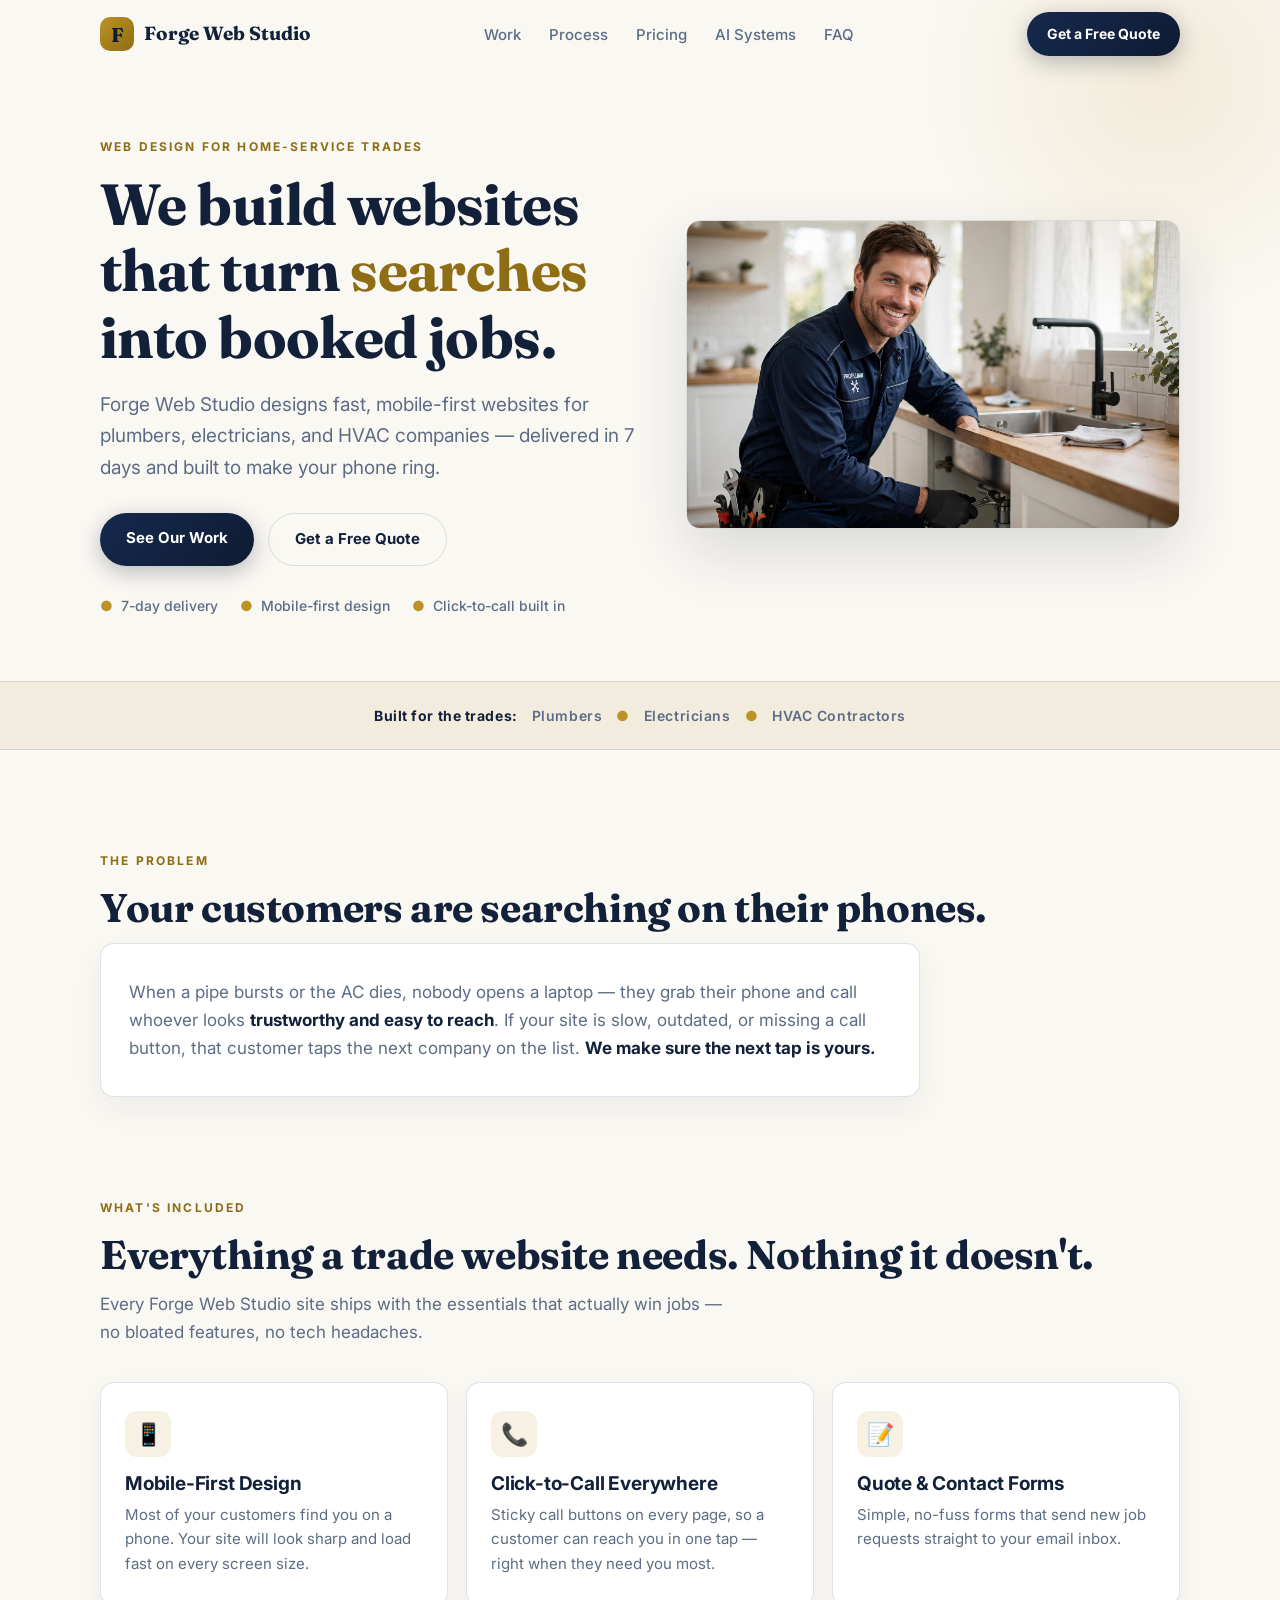
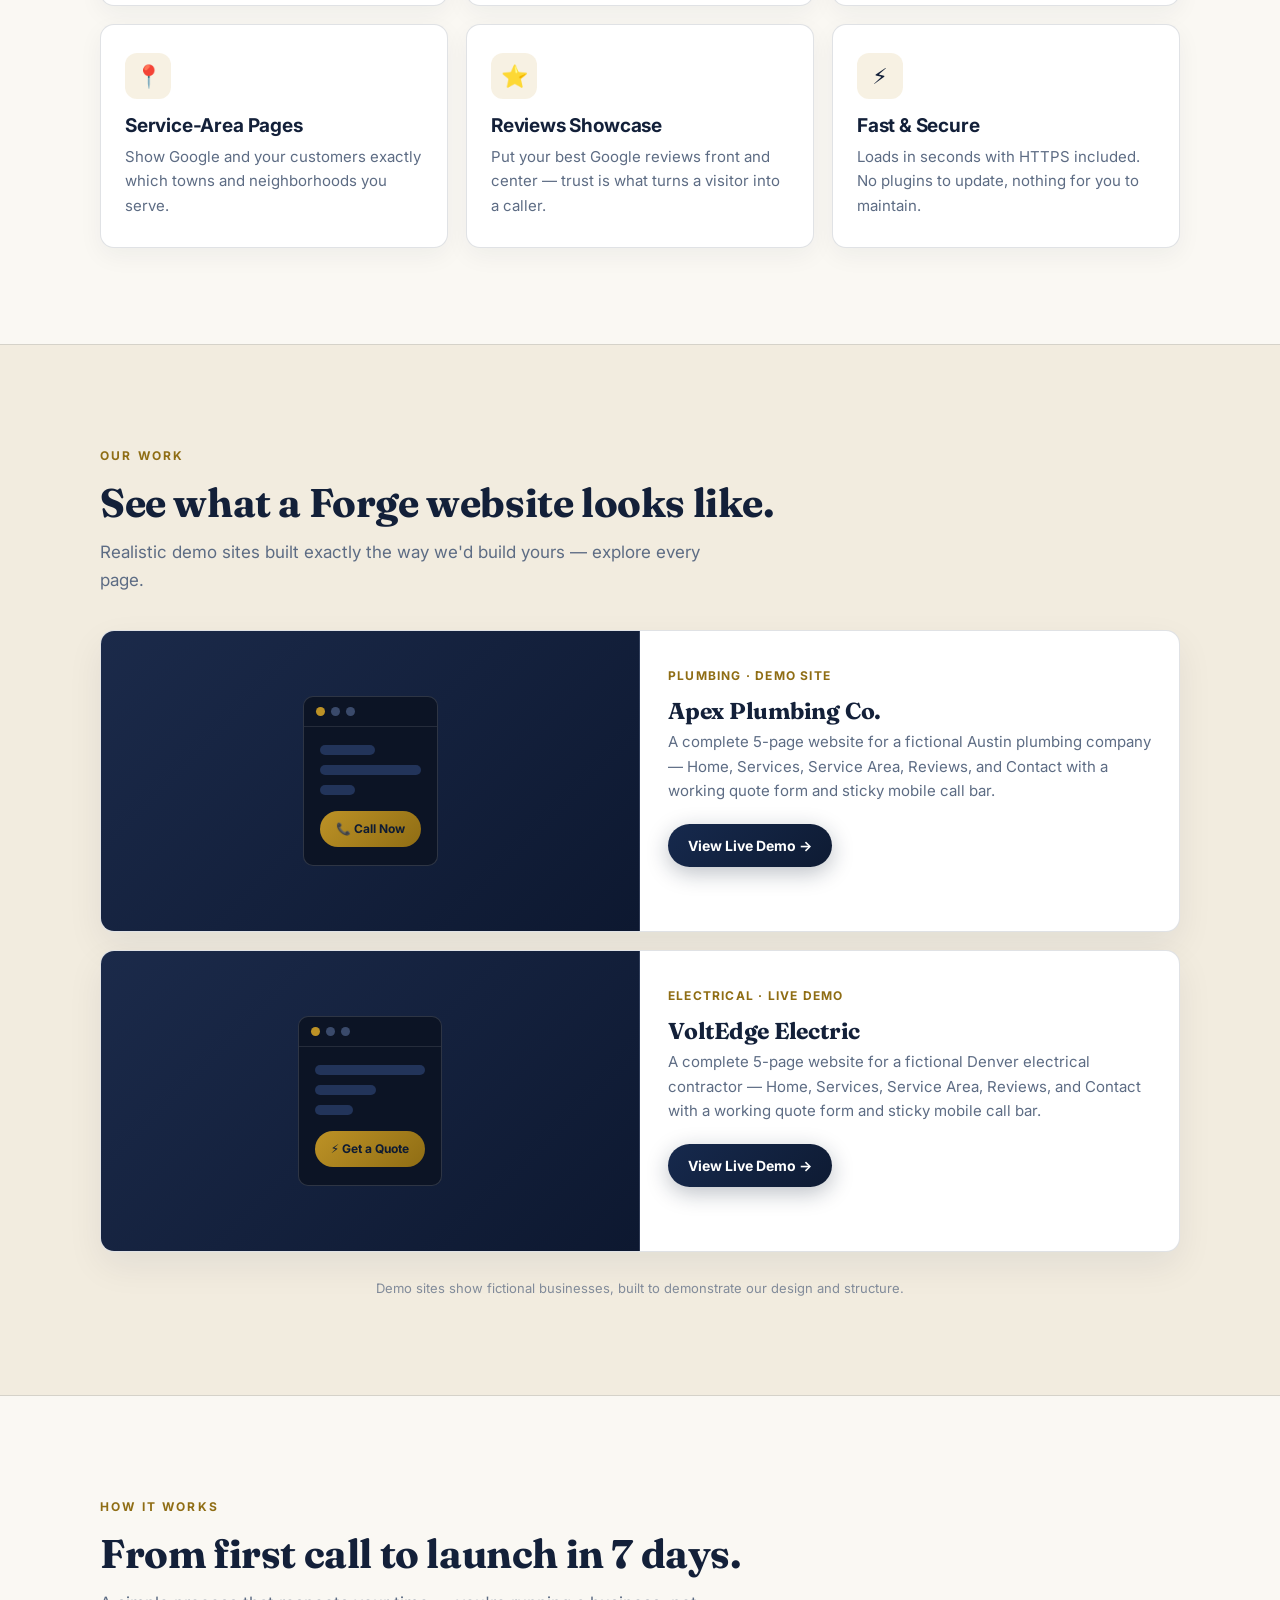
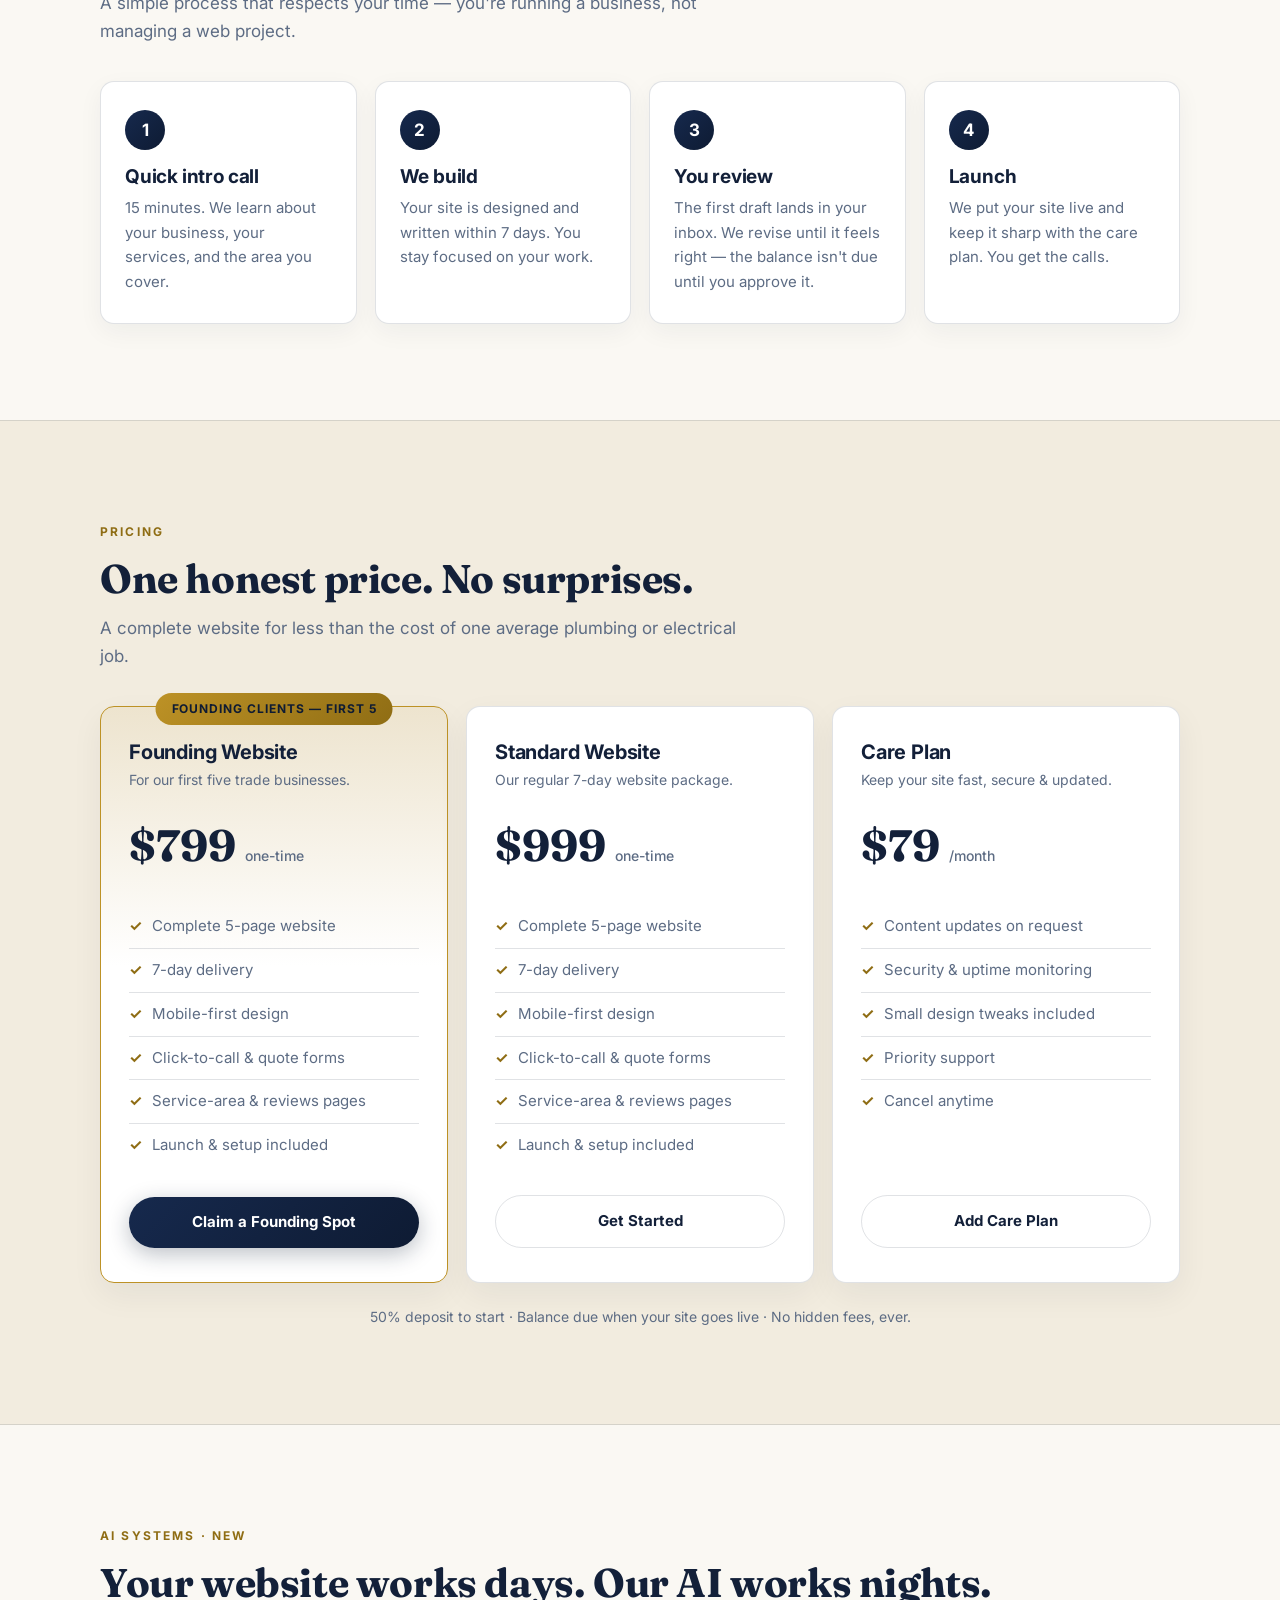
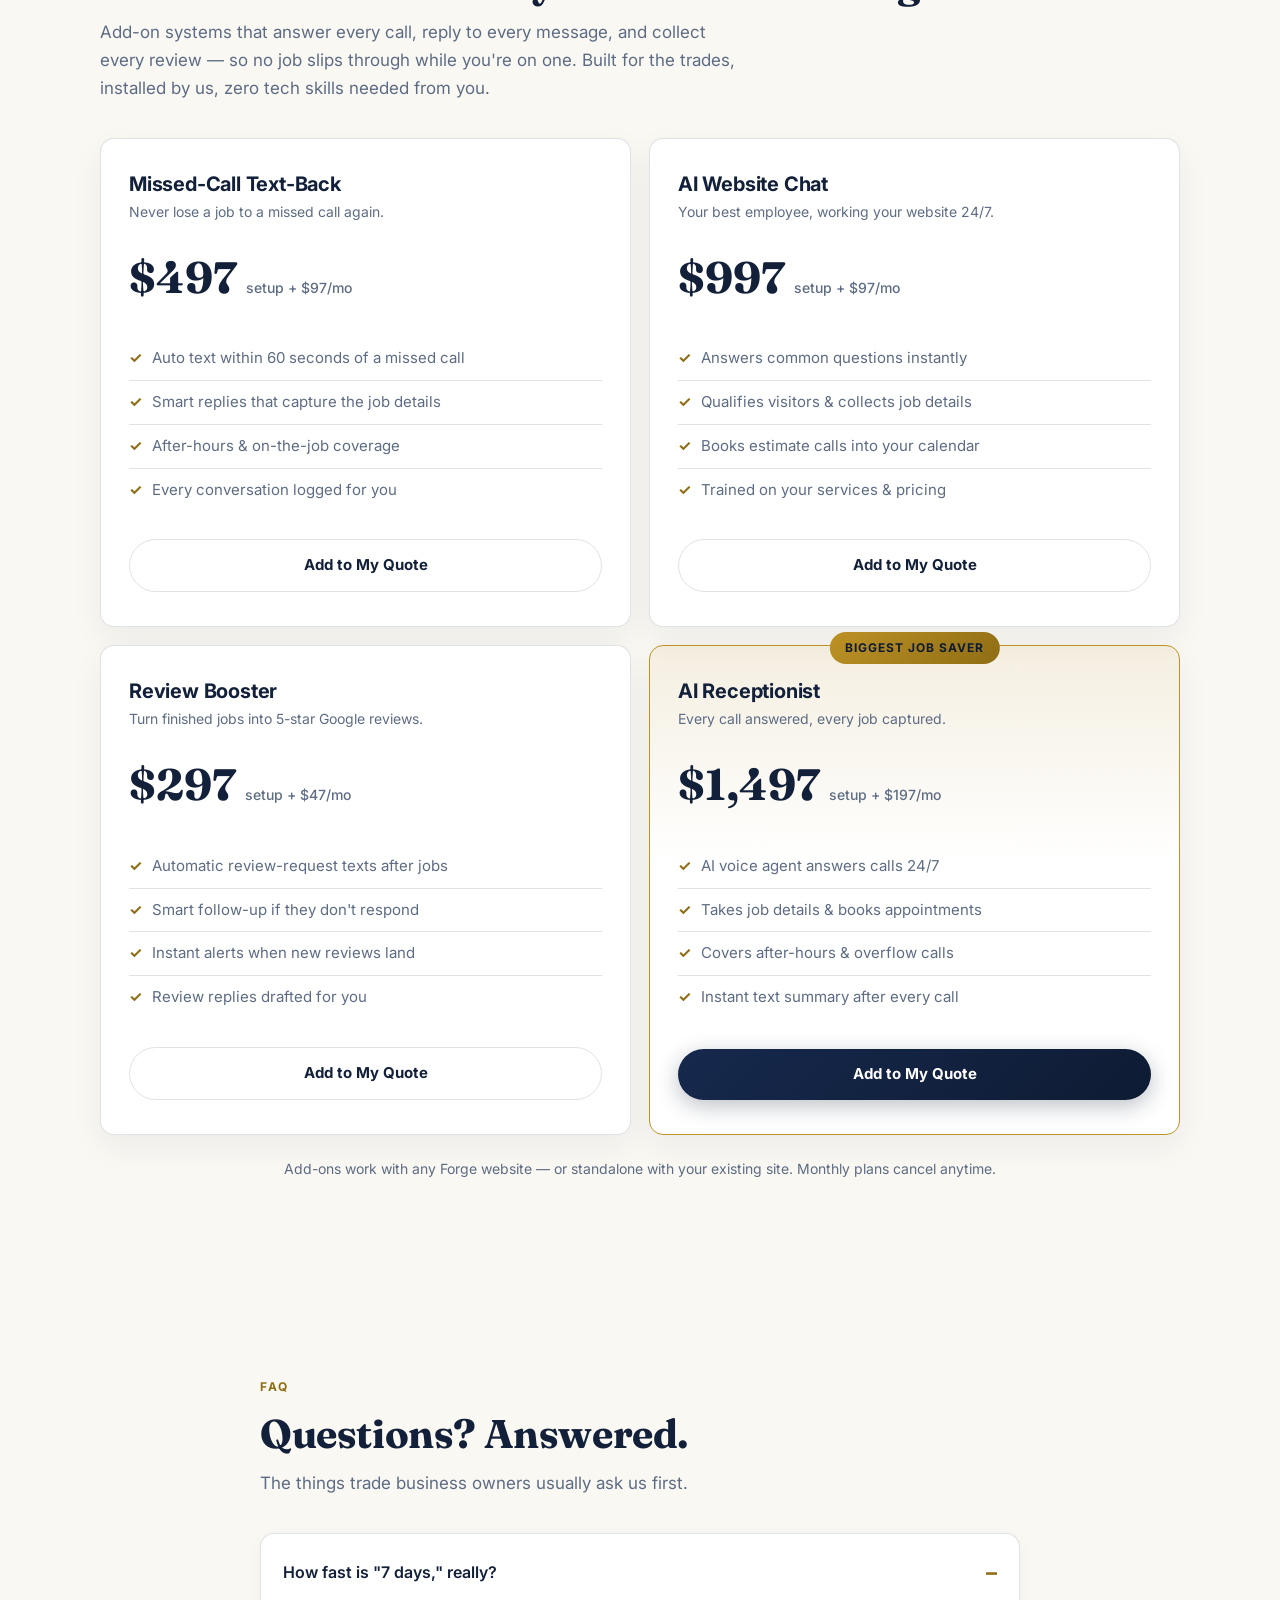
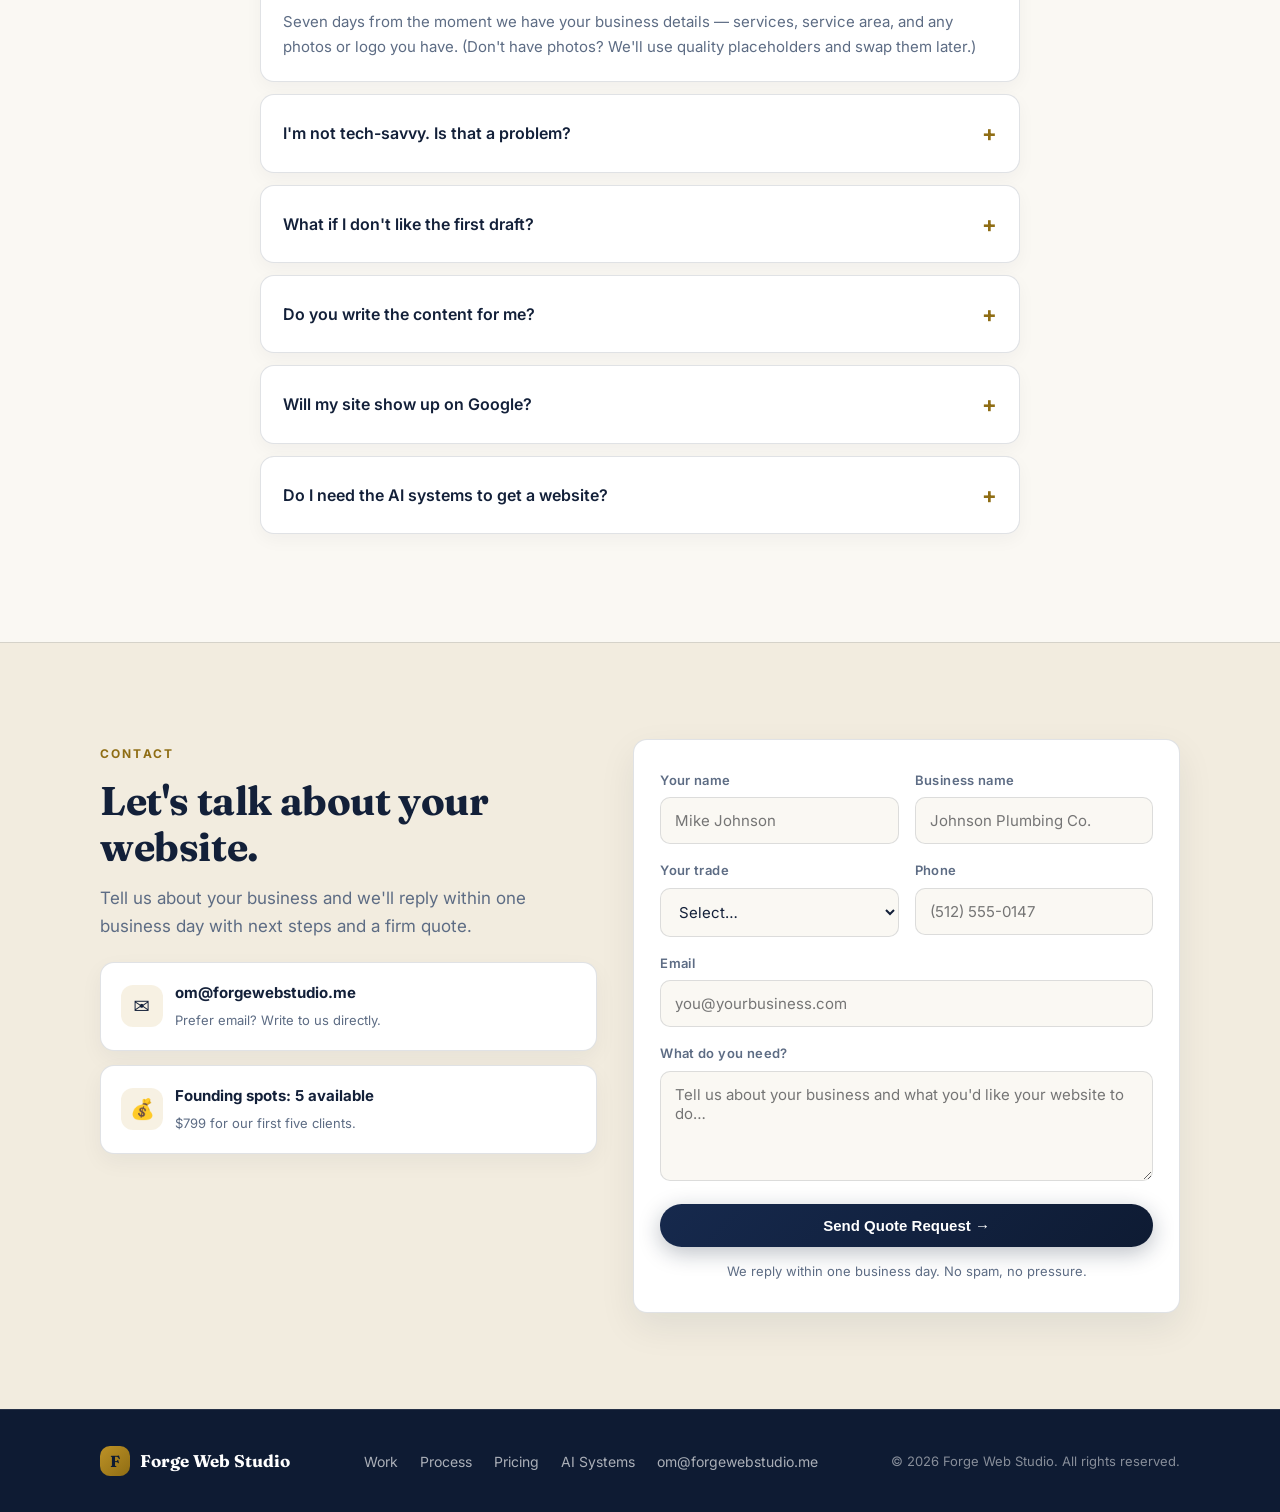
<file: index.html>
<!DOCTYPE html>
<html lang="en">
<head>
<meta charset="UTF-8">
<meta name="viewport" content="width=device-width, initial-scale=1.0">
<title>Forge Web Studio — Websites for Plumbers, Electricians &amp; HVAC</title>
<meta name="description" content="Forge Web Studio builds fast, mobile-first websites for plumbers, electricians, and HVAC companies — plus AI systems: missed-call text-back, AI chat, review automation, and an AI receptionist.">
<link rel="icon" href="data:image/svg+xml,<svg xmlns='http://www.w3.org/2000/svg' viewBox='0 0 100 100'><rect width='100' height='100' rx='24' fill='%23bd9226'/><text x='50' y='70' font-size='60' text-anchor='middle' font-family='Georgia,serif' font-weight='bold' fill='%230e1b33'>F</text></svg>">
<link rel="preconnect" href="https://fonts.googleapis.com">
<link rel="preconnect" href="https://fonts.gstatic.com" crossorigin>
<link href="https://fonts.googleapis.com/css2?family=Fraunces:opsz,wght@9..144,600;9..144,700&family=Inter:wght@400;500;600;700&display=swap" rel="stylesheet">
<style>
:root{
  --bg:#faf8f3; --bg2:#f2ecdf; --card:#ffffff;
  --ink:#132039; --muted:#5d6c84; --line:rgba(19,32,57,.13);
  --gold:#bd9226; --gold-deep:#8f6d14; --gold-soft:rgba(189,146,38,.13);
  --navy:#0e1b33; --navy2:#16294d; --paper:#f7f4ec;
  --radius:14px;
}
*{margin:0;padding:0;box-sizing:border-box}
html{scroll-behavior:smooth}
body{background:var(--bg);color:var(--ink);font-family:'Inter',system-ui,sans-serif;line-height:1.65;font-size:16px;-webkit-font-smoothing:antialiased}
h1,h2,h3{font-family:'Fraunces',Georgia,serif;line-height:1.15;letter-spacing:-.01em}
img{max-width:100%;display:block}
a{color:inherit}
.wrap{max-width:1120px;margin:0 auto;padding:0 20px}
section{padding:72px 0}
.eyebrow{display:inline-block;font-size:12px;font-weight:700;letter-spacing:.18em;text-transform:uppercase;color:var(--gold-deep);margin-bottom:14px}
h2.section-title{font-size:clamp(28px,4vw,40px);margin-bottom:12px}
.section-sub{color:var(--muted);max-width:640px;margin-bottom:36px;font-size:17px}
/* ---------- nav ---------- */
header{position:fixed;top:0;left:0;right:0;z-index:50;transition:background .25s,box-shadow .25s}
header.scrolled{background:rgba(250,248,243,.94);backdrop-filter:blur(10px);box-shadow:0 1px 0 var(--line)}
.nav{display:flex;align-items:center;justify-content:space-between;height:68px}
.logo{display:flex;align-items:center;gap:10px;font-family:'Fraunces',serif;font-weight:700;font-size:19px;text-decoration:none;color:var(--ink)}
.logo-mark{width:34px;height:34px;border-radius:10px;background:linear-gradient(135deg,var(--gold),var(--gold-deep));display:flex;align-items:center;justify-content:center;font-family:'Fraunces',serif;font-weight:700;font-size:20px;color:var(--navy)}
.nav-links{display:none;gap:28px;list-style:none}
.nav-links a{text-decoration:none;color:var(--muted);font-weight:500;font-size:15px}
.nav-links a:hover{color:var(--ink)}
.btn{display:inline-block;padding:13px 26px;border-radius:999px;font-weight:700;font-size:15px;text-decoration:none;border:0;cursor:pointer;transition:transform .15s,box-shadow .15s}
.btn-primary{background:linear-gradient(135deg,var(--navy2),var(--navy));color:#fff;box-shadow:0 6px 22px rgba(14,27,51,.28)}
.btn-primary:hover{transform:translateY(-2px);box-shadow:0 10px 28px rgba(14,27,51,.36)}
.btn-ghost{background:transparent;color:var(--ink);border:1px solid var(--line)}
.btn-ghost:hover{border-color:var(--gold);color:var(--gold-deep)}
.btn-sm{padding:10px 20px;font-size:14px}
.nav-cta{display:none}
.hamburger{display:flex;flex-direction:column;gap:5px;background:none;border:0;cursor:pointer;padding:8px}
.hamburger span{width:24px;height:2px;background:var(--ink);border-radius:2px;transition:.25s}
.mobile-menu{display:none;flex-direction:column;gap:4px;background:#fff;border-top:1px solid var(--line);padding:12px 20px 20px;box-shadow:0 18px 30px rgba(19,32,57,.08)}
.mobile-menu.open{display:flex}
.mobile-menu a{text-decoration:none;padding:12px 4px;color:var(--ink);font-weight:600;border-bottom:1px solid var(--line)}
.mobile-menu a:last-child{border:0}
/* ---------- hero ---------- */
.hero{padding:132px 0 64px;position:relative;overflow:hidden}
.hero::before{content:"";position:absolute;top:-180px;right:-140px;width:520px;height:520px;background:radial-gradient(circle,rgba(189,146,38,.13),transparent 65%);pointer-events:none}
.hero-grid{display:grid;gap:40px;align-items:center}
.hero h1{font-size:clamp(36px,6vw,58px);margin-bottom:18px;color:var(--ink)}
.hero h1 .accent{color:var(--gold-deep)}
.hero p.lead{color:var(--muted);font-size:clamp(16px,2.4vw,19px);margin-bottom:30px;max-width:540px}
.hero-ctas{display:flex;gap:14px;flex-wrap:wrap;margin-bottom:28px}
.hero-proof{display:flex;gap:22px;flex-wrap:wrap;color:var(--muted);font-size:14px;font-weight:500}
.hero-proof span{display:flex;align-items:center;gap:8px}
.hero-proof .dot{color:var(--gold);font-weight:700}
.hero-img{border-radius:var(--radius);overflow:hidden;border:1px solid var(--line);box-shadow:0 24px 60px rgba(19,32,57,.14)}
.hero-img img{width:100%;height:100%;object-fit:cover;aspect-ratio:16/10}
/* ---------- trades strip ---------- */
.trades{border-top:1px solid var(--line);border-bottom:1px solid var(--line);padding:22px 0;background:var(--bg2)}
.trades-inner{display:flex;gap:14px;align-items:center;justify-content:center;flex-wrap:wrap;color:var(--muted);font-size:14px;font-weight:600;letter-spacing:.04em}
.trades-inner strong{color:var(--ink)}
.trades-inner .sep{color:var(--gold)}
/* ---------- problem ---------- */
.problem-card{background:var(--card);border:1px solid var(--line);border-radius:var(--radius);padding:34px 28px;max-width:820px;box-shadow:0 12px 32px rgba(19,32,57,.06)}
.problem-card p{color:var(--muted);font-size:17px}
.problem-card p strong{color:var(--ink)}
/* ---------- features ---------- */
.grid{display:grid;gap:18px}
.feat{background:var(--card);border:1px solid var(--line);border-radius:var(--radius);padding:28px 24px;transition:transform .2s,border-color .2s,box-shadow .2s;box-shadow:0 8px 24px rgba(19,32,57,.05)}
.feat:hover{transform:translateY(-4px);border-color:rgba(189,146,38,.55);box-shadow:0 16px 36px rgba(19,32,57,.09)}
.feat-icon{width:46px;height:46px;border-radius:12px;background:var(--gold-soft);display:flex;align-items:center;justify-content:center;font-size:22px;margin-bottom:16px}
.feat h3{font-size:19px;margin-bottom:8px;font-family:'Inter',sans-serif;font-weight:700;color:var(--ink)}
.feat p{color:var(--muted);font-size:15px}
/* ---------- portfolio ---------- */
.work-card{background:var(--card);border:1px solid var(--line);border-radius:var(--radius);overflow:hidden;display:grid;box-shadow:0 14px 36px rgba(19,32,57,.07)}
.work-shot{background:linear-gradient(135deg,#1b2a4a,#0d1830);min-height:220px;display:flex;align-items:center;justify-content:center;padding:32px;border-bottom:1px solid var(--line)}
.work-shot-inner{text-align:center}
.work-shot-inner .mock-browser{width:100%;max-width:340px;margin:0 auto;background:#0c1425;border:1px solid rgba(255,255,255,.14);border-radius:10px;overflow:hidden;text-align:left}
.mock-bar{display:flex;gap:6px;padding:10px 12px;border-bottom:1px solid rgba(255,255,255,.1)}
.mock-bar i{width:9px;height:9px;border-radius:50%;background:#3a4a6b;display:block}
.mock-bar i:first-child{background:var(--gold)}
.mock-body{padding:18px 16px}
.mock-body .m-line{height:10px;border-radius:5px;background:#22345a;margin-bottom:10px}
.mock-body .m-line.short{width:55%}
.mock-body .m-line.tiny{width:35%}
.mock-body .m-btn{display:inline-block;margin-top:6px;background:linear-gradient(135deg,var(--gold),var(--gold-deep));color:var(--navy);font-size:12px;font-weight:700;padding:8px 16px;border-radius:999px}
.work-body{padding:30px 28px}
.work-body h3{font-size:23px;margin-bottom:6px;color:var(--ink)}
.work-tag{display:inline-block;font-size:12px;font-weight:700;letter-spacing:.1em;text-transform:uppercase;color:var(--gold-deep);margin-bottom:12px}
.work-body p{color:var(--muted);font-size:15px;margin-bottom:20px}
.work-note{font-size:13px;color:var(--muted);opacity:.75;margin-top:26px;text-align:center}
/* ---------- process ---------- */
.steps{display:grid;gap:18px;counter-reset:step}
.step{background:var(--card);border:1px solid var(--line);border-radius:var(--radius);padding:28px 24px;position:relative;box-shadow:0 8px 24px rgba(19,32,57,.05)}
.step-num{width:40px;height:40px;border-radius:50%;background:linear-gradient(135deg,var(--navy2),var(--navy));color:#fff;font-weight:700;display:flex;align-items:center;justify-content:center;margin-bottom:16px;font-size:17px}
.step h3{font-size:19px;margin-bottom:8px;font-family:'Inter',sans-serif;font-weight:700;color:var(--ink)}
.step p{color:var(--muted);font-size:15px}
/* ---------- pricing ---------- */
.price-grid{display:grid;gap:18px;align-items:stretch}
.price-card{background:var(--card);border:1px solid var(--line);border-radius:var(--radius);padding:34px 28px;display:flex;flex-direction:column;position:relative;box-shadow:0 12px 32px rgba(19,32,57,.06)}
.price-card.featured{border:1px solid var(--gold);background:linear-gradient(180deg,rgba(189,146,38,.09),var(--card) 45%)}
.price-flag{position:absolute;top:-14px;left:50%;transform:translateX(-50%);background:linear-gradient(135deg,var(--gold),var(--gold-deep));color:var(--navy);font-size:12px;font-weight:700;letter-spacing:.08em;text-transform:uppercase;padding:6px 16px;border-radius:999px;white-space:nowrap}
.price-card h3{font-size:20px;font-family:'Inter',sans-serif;font-weight:700;margin-bottom:4px;color:var(--ink)}
.price-card .p-sub{color:var(--muted);font-size:14px;margin-bottom:18px}
.price{font-family:'Fraunces',serif;font-size:44px;font-weight:700;margin-bottom:4px;color:var(--ink)}
.price small{font-family:'Inter',sans-serif;font-size:14px;color:var(--muted);font-weight:500}
.price-list{list-style:none;margin:20px 0 28px;flex:1}
.price-list li{padding:9px 0;border-bottom:1px solid var(--line);color:var(--muted);font-size:15px;display:flex;gap:10px}
.price-list li:last-child{border:0}
.price-list li::before{content:"✓";color:var(--gold-deep);font-weight:700}
.price-note{text-align:center;color:var(--muted);font-size:14px;margin-top:22px}
/* ---------- ai systems ---------- */
.ai-grid{display:grid;gap:18px}
@media(min-width:900px){.ai-grid{grid-template-columns:repeat(2,1fr)}}
.ai-flag{display:inline-block;font-size:12px;font-weight:700;letter-spacing:.08em;text-transform:uppercase;color:var(--gold-deep);background:var(--gold-soft);border:1px solid rgba(189,146,38,.4);padding:5px 14px;border-radius:999px;margin-bottom:14px}
/* ---------- faq ---------- */
details.faq{background:var(--card);border:1px solid var(--line);border-radius:var(--radius);margin-bottom:12px;overflow:hidden;box-shadow:0 6px 18px rgba(19,32,57,.04)}
details.faq summary{padding:20px 22px;cursor:pointer;font-weight:600;font-size:16px;list-style:none;display:flex;justify-content:space-between;align-items:center;gap:12px;color:var(--ink)}
details.faq summary::-webkit-details-marker{display:none}
details.faq summary::after{content:"+";color:var(--gold-deep);font-size:22px;font-weight:700;flex:none}
details.faq[open] summary::after{content:"–"}
details.faq .faq-body{padding:0 22px 22px;color:var(--muted);font-size:15px}
/* ---------- contact ---------- */
.contact-grid{display:grid;gap:36px}
.contact-info h2{font-size:clamp(28px,4vw,40px);margin-bottom:14px;color:var(--ink)}
.contact-info p{color:var(--muted);margin-bottom:22px;font-size:17px}
.contact-direct{display:flex;align-items:center;gap:12px;background:var(--card);border:1px solid var(--line);border-radius:var(--radius);padding:18px 20px;text-decoration:none;margin-bottom:14px;box-shadow:0 8px 22px rgba(19,32,57,.05)}
.contact-direct:hover{border-color:var(--gold)}
.contact-direct .cd-icon{width:42px;height:42px;border-radius:12px;background:var(--gold-soft);display:flex;align-items:center;justify-content:center;font-size:20px;flex:none}
.contact-direct strong{display:block;font-size:15px;color:var(--ink)}
.contact-direct small{color:var(--muted);font-size:13px}
form.quote{background:var(--card);border:1px solid var(--line);border-radius:var(--radius);padding:30px 26px;box-shadow:0 14px 36px rgba(19,32,57,.08)}
.form-row{display:grid;gap:16px;margin-bottom:16px}
label.flabel{display:block;font-size:13px;font-weight:600;color:var(--muted);margin-bottom:6px;letter-spacing:.03em}
input.fin,select.fin,textarea.fin{width:100%;background:var(--bg);border:1px solid var(--line);border-radius:10px;color:var(--ink);padding:13px 14px;font-size:15px;font-family:inherit}
input.fin:focus,select.fin:focus,textarea.fin:focus{outline:none;border-color:var(--gold)}
textarea.fin{min-height:110px;resize:vertical}
.form-note{font-size:13px;color:var(--muted);margin-top:14px;text-align:center}
/* ---------- footer ---------- */
footer{border-top:1px solid rgba(255,255,255,.1);padding:36px 0;background:var(--navy)}
footer .logo{color:#fff}
.foot{display:flex;flex-direction:column;gap:16px;align-items:center;text-align:center}
.foot-links{display:flex;gap:22px;list-style:none;flex-wrap:wrap;justify-content:center}
.foot-links a{color:rgba(255,255,255,.65);text-decoration:none;font-size:14px}
.foot-links a:hover{color:var(--gold)}
.foot small{color:rgba(255,255,255,.5);font-size:13px}
/* ---------- desktop ---------- */
@media(min-width:900px){
  .nav-links{display:flex}
  .nav-cta{display:inline-block}
  .hamburger{display:none}
  .hero-grid{grid-template-columns:1.05fr .95fr}
  .grid.cols-3{grid-template-columns:repeat(3,1fr)}
  .grid.cols-2{grid-template-columns:repeat(2,1fr)}
  .steps{grid-template-columns:repeat(4,1fr)}
  .price-grid{grid-template-columns:repeat(3,1fr)}
  .work-card{grid-template-columns:1fr 1fr}
  .work-shot{border-bottom:0;border-right:1px solid rgba(255,255,255,.1);min-height:300px}
  .contact-grid{grid-template-columns:1fr 1.1fr}
  .form-row.cols-2{grid-template-columns:1fr 1fr}
  section{padding:96px 0}
  .foot{flex-direction:row;justify-content:space-between;text-align:left}
}

</style>
</head>
<body>
<header id="siteHeader">
  <div class="wrap nav">
    <a class="logo" href="#top"><span class="logo-mark">F</span>Forge Web Studio</a>
    <ul class="nav-links">
      <li><a href="#work">Work</a></li>
      <li><a href="#process">Process</a></li>
      <li><a href="#pricing">Pricing</a></li>
      <li><a href="#ai">AI Systems</a></li>
      <li><a href="#faq">FAQ</a></li>
    </ul>
    <a href="#contact" class="btn btn-primary btn-sm nav-cta">Get a Free Quote</a>
    <button class="hamburger" id="hamburger" aria-label="Open menu"><span></span><span></span><span></span></button>
  </div>
  <nav class="mobile-menu" id="mobileMenu">
    <a href="#work">Work</a>
    <a href="#process">Process</a>
    <a href="#pricing">Pricing</a>
    <a href="#ai">AI Systems</a>
    <a href="#faq">FAQ</a>
    <a href="#contact">Get a Free Quote →</a>
  </nav>
</header>

<main id="top">
<!-- ============ HERO ============ -->
<section class="hero">
  <div class="wrap hero-grid">
    <div>
      <span class="eyebrow">Web design for home-service trades</span>
      <h1>We build websites that turn <span class="accent">searches</span> into booked jobs.</h1>
      <p class="lead">Forge Web Studio designs fast, mobile-first websites for plumbers, electricians, and HVAC companies — delivered in 7 days and built to make your phone ring.</p>
      <div class="hero-ctas">
        <a href="#work" class="btn btn-primary">See Our Work</a>
        <a href="#contact" class="btn btn-ghost">Get a Free Quote</a>
      </div>
      <div class="hero-proof">
        <span><span class="dot">●</span> 7-day delivery</span>
        <span><span class="dot">●</span> Mobile-first design</span>
        <span><span class="dot">●</span> Click-to-call built in</span>
      </div>
    </div>
    <div class="hero-img">
      <img src="assets/hero.jpg" alt="Tradesperson at work in warm workshop light" loading="eager">
    </div>
  </div>
</section>

<!-- ============ TRADES STRIP ============ -->
<div class="trades">
  <div class="wrap trades-inner">
    <span><strong>Built for the trades:</strong></span>
    <span>Plumbers</span><span class="sep">●</span>
    <span>Electricians</span><span class="sep">●</span>
    <span>HVAC Contractors</span>
  </div>
</div>

<!-- ============ PROBLEM ============ -->
<section>
  <div class="wrap">
    <span class="eyebrow">The problem</span>
    <h2 class="section-title">Your customers are searching on their phones.</h2>
    <div class="problem-card">
      <p>When a pipe bursts or the AC dies, nobody opens a laptop — they grab their phone and call whoever looks <strong>trustworthy and easy to reach</strong>. If your site is slow, outdated, or missing a call button, that customer taps the next company on the list. <strong>We make sure the next tap is yours.</strong></p>
    </div>
  </div>
</section>

<!-- ============ FEATURES ============ -->
<section id="features" style="padding-top:0">
  <div class="wrap">
    <span class="eyebrow">What's included</span>
    <h2 class="section-title">Everything a trade website needs. Nothing it doesn't.</h2>
    <p class="section-sub">Every Forge Web Studio site ships with the essentials that actually win jobs — no bloated features, no tech headaches.</p>
    <div class="grid cols-3">
      <div class="feat">
        <div class="feat-icon">📱</div>
        <h3>Mobile-First Design</h3>
        <p>Most of your customers find you on a phone. Your site will look sharp and load fast on every screen size.</p>
      </div>
      <div class="feat">
        <div class="feat-icon">📞</div>
        <h3>Click-to-Call Everywhere</h3>
        <p>Sticky call buttons on every page, so a customer can reach you in one tap — right when they need you most.</p>
      </div>
      <div class="feat">
        <div class="feat-icon">📝</div>
        <h3>Quote &amp; Contact Forms</h3>
        <p>Simple, no-fuss forms that send new job requests straight to your email inbox.</p>
      </div>
      <div class="feat">
        <div class="feat-icon">📍</div>
        <h3>Service-Area Pages</h3>
        <p>Show Google and your customers exactly which towns and neighborhoods you serve.</p>
      </div>
      <div class="feat">
        <div class="feat-icon">⭐</div>
        <h3>Reviews Showcase</h3>
        <p>Put your best Google reviews front and center — trust is what turns a visitor into a caller.</p>
      </div>
      <div class="feat">
        <div class="feat-icon">⚡</div>
        <h3>Fast &amp; Secure</h3>
        <p>Loads in seconds with HTTPS included. No plugins to update, nothing for you to maintain.</p>
      </div>
    </div>
  </div>
</section>
<!-- ============ PORTFOLIO ============ -->
<section id="work" style="background:var(--bg2);border-top:1px solid var(--line);border-bottom:1px solid var(--line)">
  <div class="wrap">
    <span class="eyebrow">Our work</span>
    <h2 class="section-title">See what a Forge website looks like.</h2>
    <p class="section-sub">Realistic demo sites built exactly the way we'd build yours — explore every page.</p>
    <div class="work-card">
      <div class="work-shot">
        <div class="work-shot-inner">
          <div class="mock-browser">
            <div class="mock-bar"><i></i><i></i><i></i></div>
            <div class="mock-body">
              <div class="m-line short"></div>
              <div class="m-line"></div>
              <div class="m-line tiny"></div>
              <span class="m-btn">📞 Call Now</span>
            </div>
          </div>
        </div>
      </div>
      <div class="work-body">
        <span class="work-tag">Plumbing · Demo Site</span>
        <h3>Apex Plumbing Co.</h3>
        <p>A complete 5-page website for a fictional Austin plumbing company — Home, Services, Service Area, Reviews, and Contact with a working quote form and sticky mobile call bar.</p>
        <a href="demos/apex-plumbing/index.html" class="btn btn-primary btn-sm">View Live Demo →</a>
      </div>
    </div>
    <div class="work-card" style="margin-top:18px">
      <div class="work-shot">
        <div class="work-shot-inner">
          <div class="mock-browser">
            <div class="mock-bar"><i></i><i></i><i></i></div>
            <div class="mock-body">
              <div class="m-line"></div>
              <div class="m-line short"></div>
              <div class="m-line tiny"></div>
              <span class="m-btn">⚡ Get a Quote</span>
            </div>
          </div>
        </div>
      </div>
      <div class="work-body">
        <span class="work-tag">Electrical · Live Demo</span>
        <h3>VoltEdge Electric</h3>
        <p>A complete 5-page website for a fictional Denver electrical contractor — Home, Services, Service Area, Reviews, and Contact with a working quote form and sticky mobile call bar.</p>
        <a href="demos/voltedge-electric/index.html" class="btn btn-primary btn-sm">View Live Demo →</a>
      </div>
    </div>
    <p class="work-note">Demo sites show fictional businesses, built to demonstrate our design and structure.</p>
  </div>
</section>

<!-- ============ PROCESS ============ -->
<section id="process">
  <div class="wrap">
    <span class="eyebrow">How it works</span>
    <h2 class="section-title">From first call to launch in 7 days.</h2>
    <p class="section-sub">A simple process that respects your time — you're running a business, not managing a web project.</p>
    <div class="steps">
      <div class="step">
        <div class="step-num">1</div>
        <h3>Quick intro call</h3>
        <p>15 minutes. We learn about your business, your services, and the area you cover.</p>
      </div>
      <div class="step">
        <div class="step-num">2</div>
        <h3>We build</h3>
        <p>Your site is designed and written within 7 days. You stay focused on your work.</p>
      </div>
      <div class="step">
        <div class="step-num">3</div>
        <h3>You review</h3>
        <p>The first draft lands in your inbox. We revise until it feels right — the balance isn't due until you approve it.</p>
      </div>
      <div class="step">
        <div class="step-num">4</div>
        <h3>Launch</h3>
        <p>We put your site live and keep it sharp with the care plan. You get the calls.</p>
      </div>
    </div>
  </div>
</section>

<!-- ============ PRICING ============ -->
<section id="pricing" style="background:var(--bg2);border-top:1px solid var(--line);border-bottom:1px solid var(--line)">
  <div class="wrap">
    <span class="eyebrow">Pricing</span>
    <h2 class="section-title">One honest price. No surprises.</h2>
    <p class="section-sub">A complete website for less than the cost of one average plumbing or electrical job.</p>
    <div class="price-grid">
      <div class="price-card featured">
        <span class="price-flag">Founding Clients — First 5</span>
        <h3>Founding Website</h3>
        <p class="p-sub">For our first five trade businesses.</p>
        <div class="price">$799 <small>one-time</small></div>
        <ul class="price-list">
          <li>Complete 5-page website</li>
          <li>7-day delivery</li>
          <li>Mobile-first design</li>
          <li>Click-to-call &amp; quote forms</li>
          <li>Service-area &amp; reviews pages</li>
          <li>Launch &amp; setup included</li>
        </ul>
        <a href="#contact" class="btn btn-primary" style="text-align:center">Claim a Founding Spot</a>
      </div>
      <div class="price-card">
        <h3>Standard Website</h3>
        <p class="p-sub">Our regular 7-day website package.</p>
        <div class="price">$999 <small>one-time</small></div>
        <ul class="price-list">
          <li>Complete 5-page website</li>
          <li>7-day delivery</li>
          <li>Mobile-first design</li>
          <li>Click-to-call &amp; quote forms</li>
          <li>Service-area &amp; reviews pages</li>
          <li>Launch &amp; setup included</li>
        </ul>
        <a href="#contact" class="btn btn-ghost" style="text-align:center">Get Started</a>
      </div>
      <div class="price-card">
        <h3>Care Plan</h3>
        <p class="p-sub">Keep your site fast, secure &amp; updated.</p>
        <div class="price">$79 <small>/month</small></div>
        <ul class="price-list">
          <li>Content updates on request</li>
          <li>Security &amp; uptime monitoring</li>
          <li>Small design tweaks included</li>
          <li>Priority support</li>
          <li>Cancel anytime</li>
        </ul>
        <a href="#contact" class="btn btn-ghost" style="text-align:center">Add Care Plan</a>
      </div>
    </div>
    <p class="price-note">50% deposit to start · Balance due when your site goes live · No hidden fees, ever.</p>
  </div>
</section>

<!-- ============ AI SYSTEMS ============ -->
<section id="ai">
  <div class="wrap">
    <span class="eyebrow">AI Systems · New</span>
    <h2 class="section-title">Your website works days. Our AI works nights.</h2>
    <p class="section-sub">Add-on systems that answer every call, reply to every message, and collect every review — so no job slips through while you're on one. Built for the trades, installed by us, zero tech skills needed from you.</p>
    <div class="ai-grid">
      <div class="price-card">
        <h3>Missed-Call Text-Back</h3>
        <p class="p-sub">Never lose a job to a missed call again.</p>
        <div class="price">$497 <small>setup + $97/mo</small></div>
        <ul class="price-list">
          <li>Auto text within 60 seconds of a missed call</li>
          <li>Smart replies that capture the job details</li>
          <li>After-hours &amp; on-the-job coverage</li>
          <li>Every conversation logged for you</li>
        </ul>
        <a href="#contact" class="btn btn-ghost" style="text-align:center">Add to My Quote</a>
      </div>
      <div class="price-card">
        <h3>AI Website Chat</h3>
        <p class="p-sub">Your best employee, working your website 24/7.</p>
        <div class="price">$997 <small>setup + $97/mo</small></div>
        <ul class="price-list">
          <li>Answers common questions instantly</li>
          <li>Qualifies visitors &amp; collects job details</li>
          <li>Books estimate calls into your calendar</li>
          <li>Trained on your services &amp; pricing</li>
        </ul>
        <a href="#contact" class="btn btn-ghost" style="text-align:center">Add to My Quote</a>
      </div>
      <div class="price-card">
        <h3>Review Booster</h3>
        <p class="p-sub">Turn finished jobs into 5-star Google reviews.</p>
        <div class="price">$297 <small>setup + $47/mo</small></div>
        <ul class="price-list">
          <li>Automatic review-request texts after jobs</li>
          <li>Smart follow-up if they don't respond</li>
          <li>Instant alerts when new reviews land</li>
          <li>Review replies drafted for you</li>
        </ul>
        <a href="#contact" class="btn btn-ghost" style="text-align:center">Add to My Quote</a>
      </div>
      <div class="price-card featured">
        <span class="price-flag">Biggest job saver</span>
        <h3>AI Receptionist</h3>
        <p class="p-sub">Every call answered, every job captured.</p>
        <div class="price">$1,497 <small>setup + $197/mo</small></div>
        <ul class="price-list">
          <li>AI voice agent answers calls 24/7</li>
          <li>Takes job details &amp; books appointments</li>
          <li>Covers after-hours &amp; overflow calls</li>
          <li>Instant text summary after every call</li>
        </ul>
        <a href="#contact" class="btn btn-primary" style="text-align:center">Add to My Quote</a>
      </div>
    </div>
    <p class="price-note">Add-ons work with any Forge website — or standalone with your existing site. Monthly plans cancel anytime.</p>
  </div>
</section>

<!-- ============ FAQ ============ -->
<section id="faq">
  <div class="wrap" style="max-width:800px">
    <span class="eyebrow">FAQ</span>
    <h2 class="section-title">Questions? Answered.</h2>
    <p class="section-sub">The things trade business owners usually ask us first.</p>
    <details class="faq" open>
      <summary>How fast is "7 days," really?</summary>
      <div class="faq-body">Seven days from the moment we have your business details — services, service area, and any photos or logo you have. (Don't have photos? We'll use quality placeholders and swap them later.)</div>
    </details>
    <details class="faq">
      <summary>I'm not tech-savvy. Is that a problem?</summary>
      <div class="faq-body">Not at all. We handle everything — design, writing, setup, and launch. You just answer a short questionnaire and hop on one 15-minute call.</div>
    </details>
    <details class="faq">
      <summary>What if I don't like the first draft?</summary>
      <div class="faq-body">Then we revise it until you do. You only pay the remaining balance once you've approved the site — that's our guarantee.</div>
    </details>
    <details class="faq">
      <summary>Do you write the content for me?</summary>
      <div class="faq-body">Yes. We draft all the text from your questionnaire answers, in plain language your customers understand. You review and approve everything before launch.</div>
    </details>
    <details class="faq">
      <summary>Will my site show up on Google?</summary>
      <div class="faq-body">Every site ships with SEO fundamentals: proper titles, local service-area pages, fast load times, and mobile-friendly design — the groundwork Google rewards. (Full local-SEO campaigns are a separate conversation.)</div>
    </details>
    <details class="faq">
      <summary>Do I need the AI systems to get a website?</summary>
      <div class="faq-body">No. The website stands on its own, and the AI systems stand on theirs — they work with any Forge website or with a site you already have. Most clients start with the website and add a system once the calls pick up.</div>
    </details>
  </div>
</section>

<!-- ============ CONTACT ============ -->
<section id="contact" style="background:var(--bg2);border-top:1px solid var(--line)">
  <div class="wrap contact-grid">
    <div class="contact-info">
      <span class="eyebrow">Contact</span>
      <h2>Let's talk about your website.</h2>
      <p>Tell us about your business and we'll reply within one business day with next steps and a firm quote.</p>
      <a class="contact-direct" href="mailto:om@forgewebstudio.me">
        <span class="cd-icon">✉️</span>
        <span><strong>om@forgewebstudio.me</strong><small>Prefer email? Write to us directly.</small></span>
      </a>
      <a class="contact-direct" href="#pricing">
        <span class="cd-icon">💰</span>
        <span><strong>Founding spots: 5 available</strong><small>$799 for our first five clients.</small></span>
      </a>
    </div>
    <form class="quote" action="https://formsubmit.co/om@forgewebstudio.me" method="POST">
      <input type="hidden" name="_subject" value="New quote request — Forge Web Studio">
      <input type="hidden" name="_captcha" value="false">
      <input type="text" name="_honey" style="display:none">
      <div class="form-row cols-2">
        <div>
          <label class="flabel" for="q-name">Your name</label>
          <input class="fin" id="q-name" type="text" name="name" required placeholder="Mike Johnson">
        </div>
        <div>
          <label class="flabel" for="q-biz">Business name</label>
          <input class="fin" id="q-biz" type="text" name="business" required placeholder="Johnson Plumbing Co.">
        </div>
      </div>
      <div class="form-row cols-2">
        <div>
          <label class="flabel" for="q-trade">Your trade</label>
          <select class="fin" id="q-trade" name="trade" required>
            <option value="">Select…</option>
            <option>Plumbing</option>
            <option>Electrical</option>
            <option>HVAC</option>
            <option>Other home service</option>
          </select>
        </div>
        <div>
          <label class="flabel" for="q-phone">Phone</label>
          <input class="fin" id="q-phone" type="tel" name="phone" placeholder="(512) 555-0147">
        </div>
      </div>
      <div class="form-row">
        <div>
          <label class="flabel" for="q-email">Email</label>
          <input class="fin" id="q-email" type="email" name="email" required placeholder="you@yourbusiness.com">
        </div>
      </div>
      <div class="form-row">
        <div>
          <label class="flabel" for="q-msg">What do you need?</label>
          <textarea class="fin" id="q-msg" name="message" placeholder="Tell us about your business and what you'd like your website to do…"></textarea>
        </div>
      </div>
      <button type="submit" class="btn btn-primary" style="width:100%">Send Quote Request →</button>
      <p class="form-note">We reply within one business day. No spam, no pressure.</p>
    </form>
  </div>
</section>
</main>

<footer>
  <div class="wrap foot">
    <a class="logo" href="#top" style="font-size:17px"><span class="logo-mark" style="width:30px;height:30px;font-size:16px">F</span>Forge Web Studio</a>
    <ul class="foot-links">
      <li><a href="#work">Work</a></li>
      <li><a href="#process">Process</a></li>
      <li><a href="#pricing">Pricing</a></li>
      <li><a href="#ai">AI Systems</a></li>
      <li><a href="mailto:om@forgewebstudio.me">om@forgewebstudio.me</a></li>
    </ul>
    <small>© <span id="year">2026</span> Forge Web Studio. All rights reserved.</small>
  </div>
</footer>

<script>
(function(){
  var header = document.getElementById('siteHeader');
  function onScroll(){ header.classList.toggle('scrolled', window.scrollY > 10); }
  window.addEventListener('scroll', onScroll, {passive:true});
  onScroll();
  var burger = document.getElementById('hamburger');
  var menu = document.getElementById('mobileMenu');
  burger.addEventListener('click', function(){ menu.classList.toggle('open'); });
  menu.addEventListener('click', function(e){
    if(e.target.tagName === 'A'){ menu.classList.remove('open'); }
  });
  document.getElementById('year').textContent = new Date().getFullYear();
})();
</script>
</body>
</html>
</file>
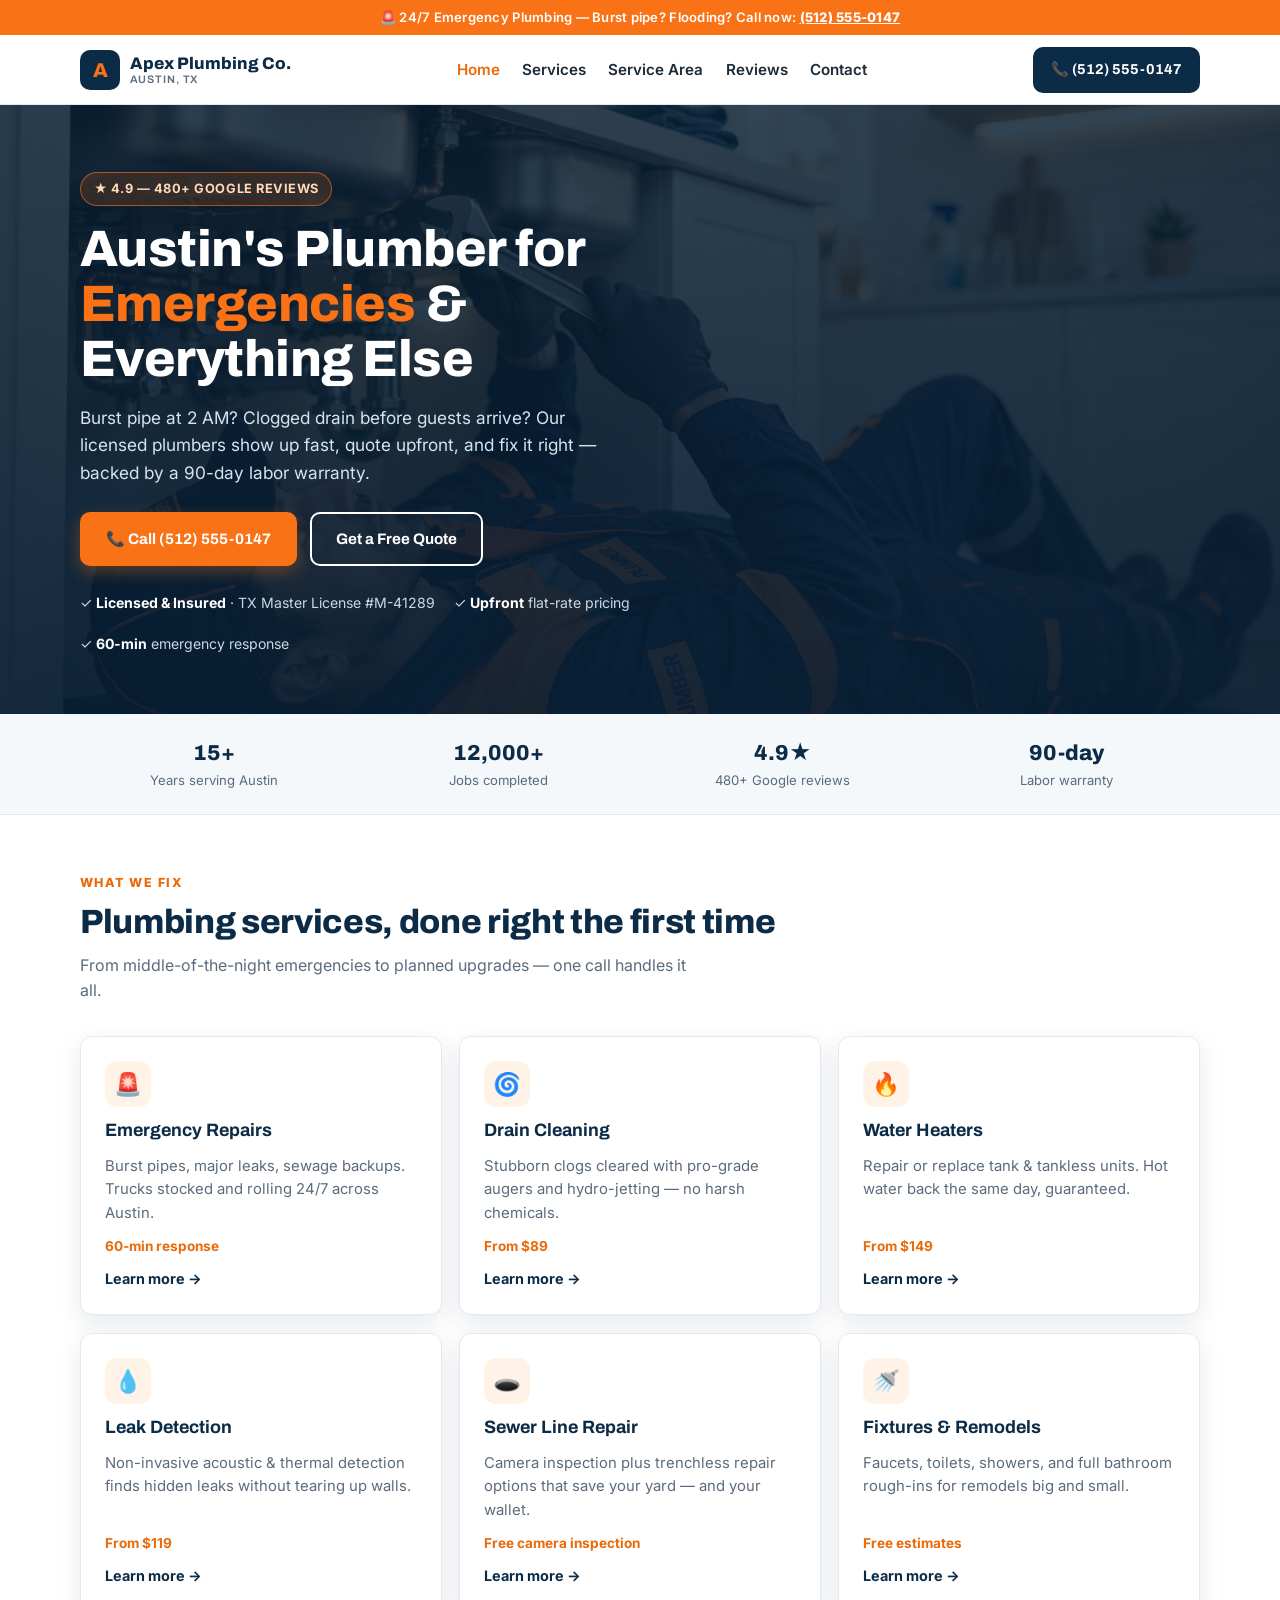
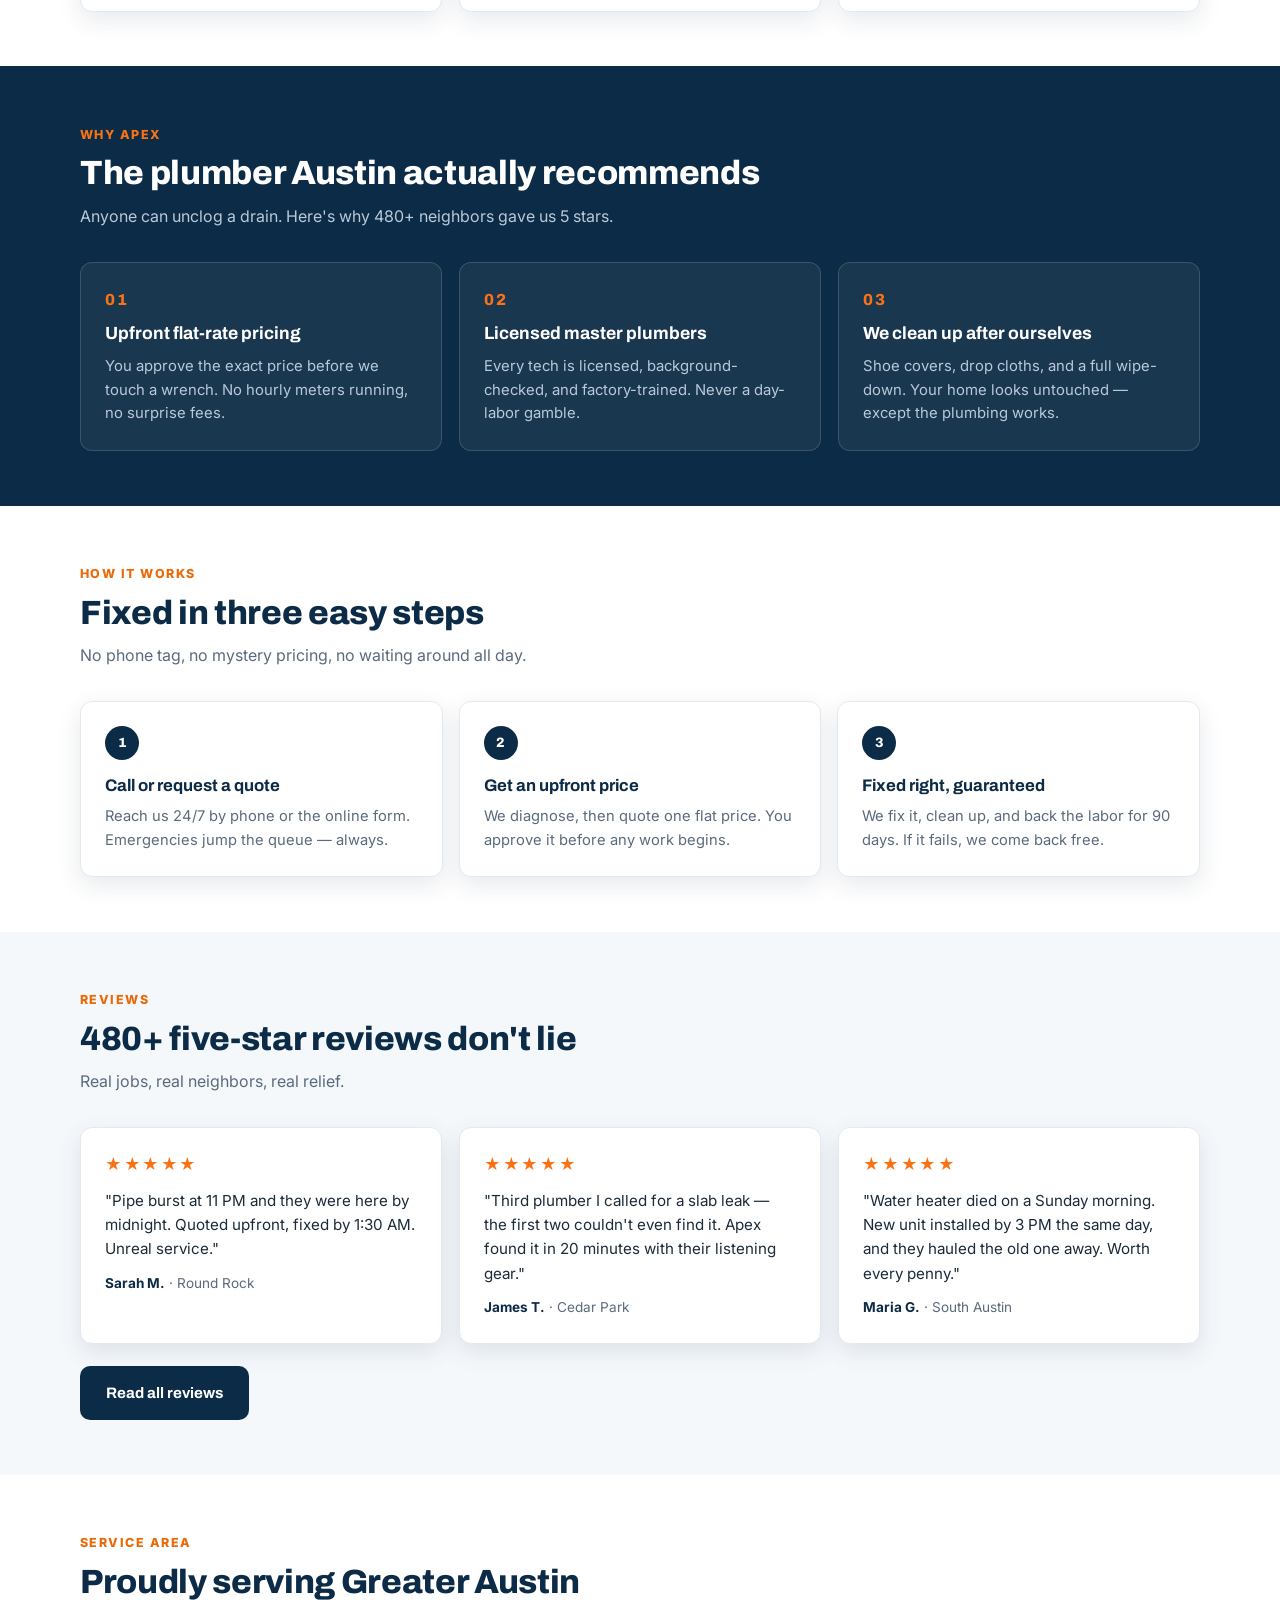
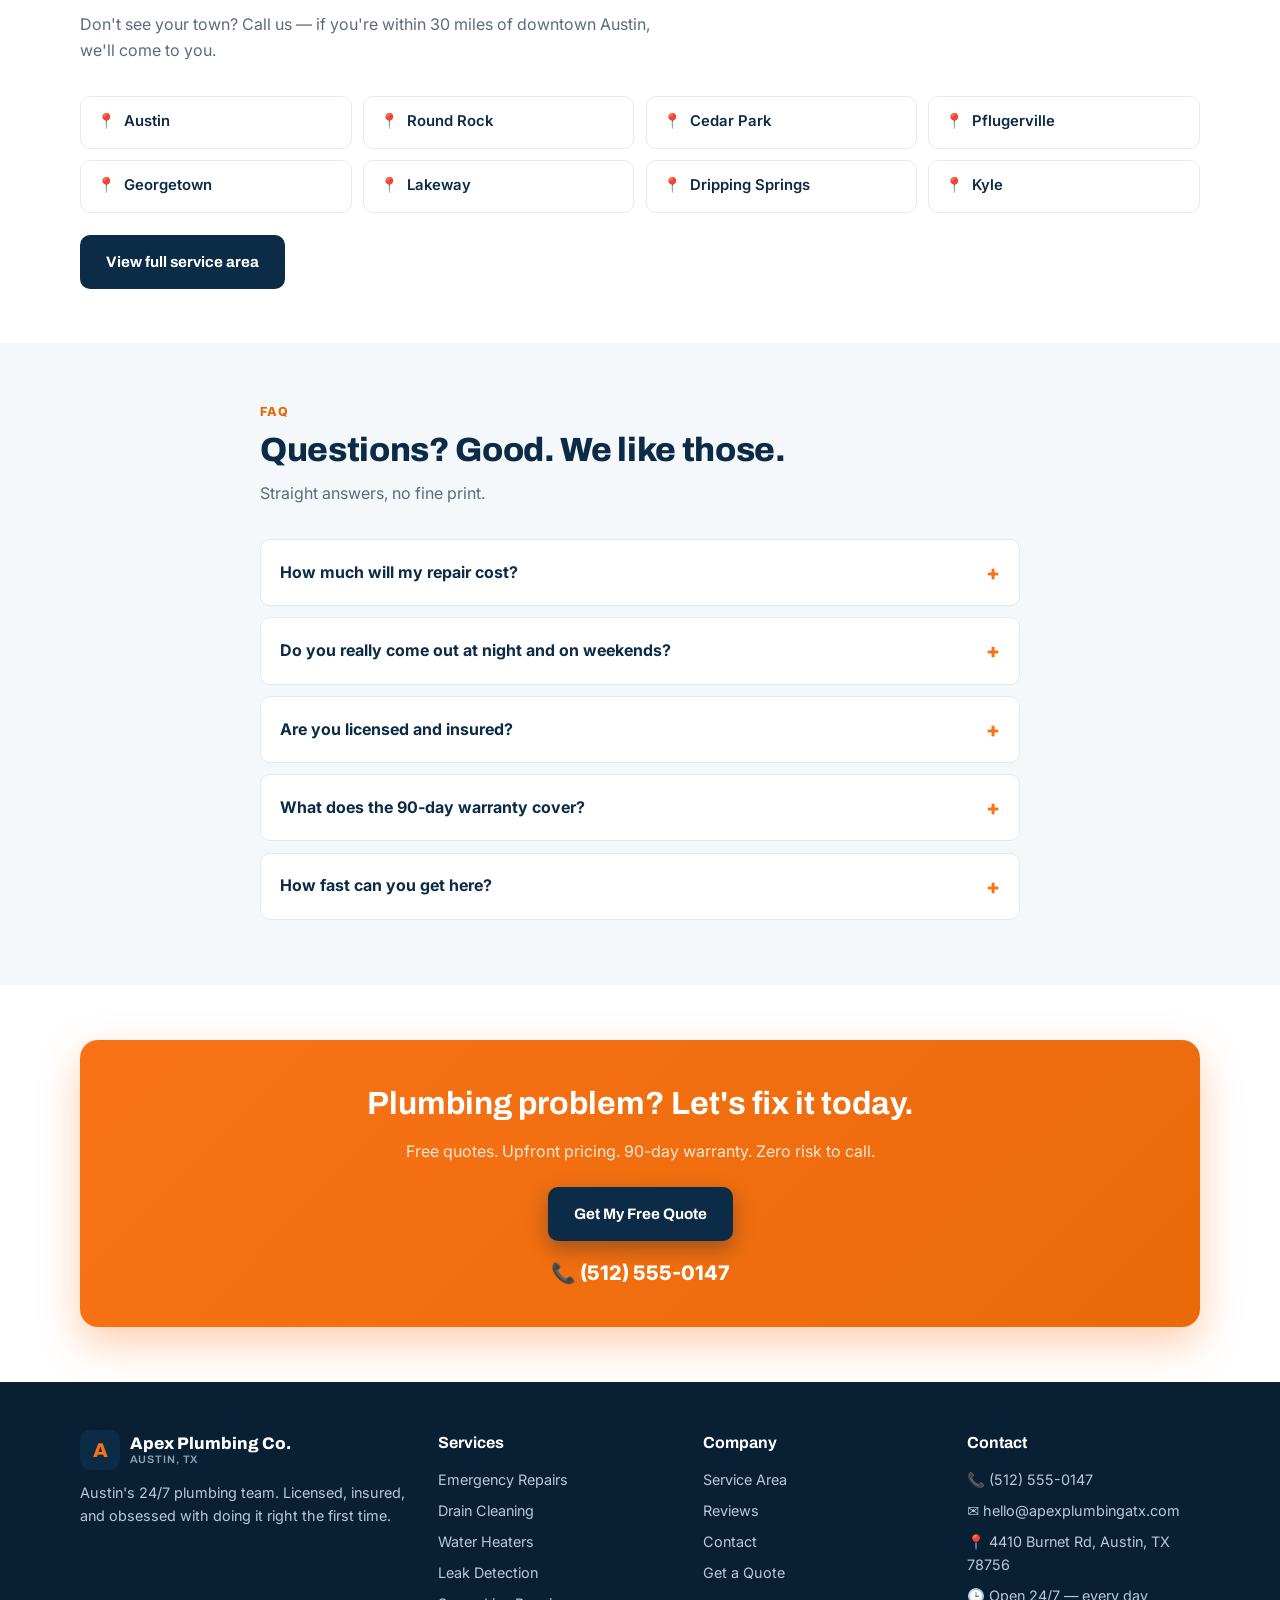
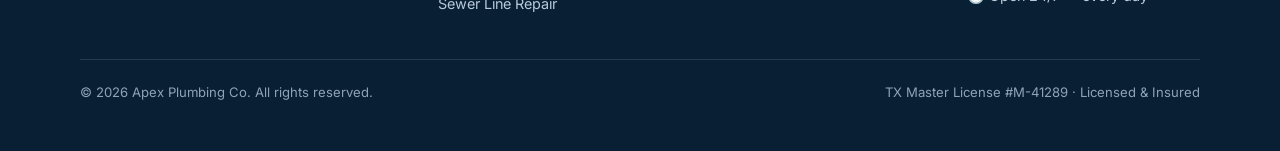
<file: demos/apex-plumbing/index.html>
<!DOCTYPE html>
<html lang="en">
<head>
  <meta charset="UTF-8">
  <meta name="viewport" content="width=device-width, initial-scale=1.0">
  <title>Apex Plumbing Co. | 24/7 Plumber in Austin, TX</title>
  <meta name="description" content="Austin's trusted 24/7 plumbers. Emergency repairs, drain cleaning, water heaters & more. Upfront flat-rate pricing. Call (512) 555-0147.">
  <link rel="preconnect" href="https://fonts.googleapis.com">
  <link rel="preconnect" href="https://fonts.gstatic.com" crossorigin>
  <link href="https://fonts.googleapis.com/css2?family=Archivo:wght@600;700;800&family=Inter:wght@400;500;600;700&display=swap" rel="stylesheet">
  <link rel="stylesheet" href="css/style.css">
  <link rel="icon" href="data:image/svg+xml,<svg xmlns='http://www.w3.org/2000/svg' viewBox='0 0 100 100'><rect width='100' height='100' rx='20' fill='%230c2b46'/><text x='50' y='68' font-size='55' text-anchor='middle' fill='%23f97316' font-family='Arial' font-weight='bold'>A</text></svg>">
</head>
<body>

<div class="emergency-bar">🚨 24/7 Emergency Plumbing — Burst pipe? Flooding? Call now: <a href="tel:+15125550147">(512) 555-0147</a></div>

<header class="site-header">
  <div class="container header-inner">
    <a class="brand" href="index.html">
      <span class="brand-mark">A</span>
      <span class="brand-name">Apex Plumbing Co.<small>Austin, TX</small></span>
    </a>
    <nav>
      <ul class="nav-links">
        <li><a href="index.html" class="active">Home</a></li>
        <li><a href="services.html">Services</a></li>
        <li><a href="service-area.html">Service Area</a></li>
        <li><a href="reviews.html">Reviews</a></li>
        <li><a href="contact.html">Contact</a></li>
      </ul>
    </nav>
    <div class="header-actions">
      <a class="btn btn-call" href="tel:+15125550147">📞 (512) 555-0147</a>
      <button class="hamburger" aria-label="Open menu"><span></span><span></span><span></span></button>
    </div>
  </div>
  <nav class="mobile-nav" id="mobileNav">
    <a href="index.html">Home</a>
    <a href="services.html">Services</a>
    <a href="service-area.html">Service Area</a>
    <a href="reviews.html">Reviews</a>
    <a href="contact.html">Contact</a>
  </nav>
</header>

<main>
  <!-- HERO -->
  <section class="hero">
    <div class="hero-bg" style="background-image:url('images/hero.jpg')"></div>
    <div class="container">
      <div class="hero-content">
        <span class="hero-badge">★ 4.9 — 480+ Google Reviews</span>
        <h1>Austin's Plumber for <span class="accent">Emergencies</span> &amp; Everything Else</h1>
        <p class="lead">Burst pipe at 2 AM? Clogged drain before guests arrive? Our licensed plumbers show up fast, quote upfront, and fix it right — backed by a 90-day labor warranty.</p>
        <div class="hero-ctas">
          <a class="btn btn-primary" href="tel:+15125550147">📞 Call (512) 555-0147</a>
          <a class="btn btn-outline" href="contact.html">Get a Free Quote</a>
        </div>
        <div class="hero-proof">
          <span>✓ <strong>Licensed &amp; Insured</strong> · TX Master License #M-41289</span>
          <span>✓ <strong>Upfront</strong> flat-rate pricing</span>
          <span>✓ <strong>60-min</strong> emergency response</span>
        </div>
      </div>
    </div>
  </section>

  <!-- TRUST BAR -->
  <div class="trust-bar">
    <div class="container trust-inner">
      <div class="trust-item"><div class="big">15+</div><div class="small">Years serving Austin</div></div>
      <div class="trust-item"><div class="big">12,000+</div><div class="small">Jobs completed</div></div>
      <div class="trust-item"><div class="big">4.9★</div><div class="small">480+ Google reviews</div></div>
      <div class="trust-item"><div class="big">90-day</div><div class="small">Labor warranty</div></div>
    </div>
  </div>

  <!-- SERVICES -->
  <section class="section">
    <div class="container">
      <span class="eyebrow">What we fix</span>
      <h2 class="section-title">Plumbing services, done right the first time</h2>
      <p class="section-sub">From middle-of-the-night emergencies to planned upgrades — one call handles it all.</p>
      <div class="services-grid">
        <div class="service-card">
          <div class="service-icon">🚨</div>
          <h3>Emergency Repairs</h3>
          <p>Burst pipes, major leaks, sewage backups. Trucks stocked and rolling 24/7 across Austin.</p>
          <span class="from">60-min response</span>
          <a class="card-link" href="services.html">Learn more →</a>
        </div>
        <div class="service-card">
          <div class="service-icon">🌀</div>
          <h3>Drain Cleaning</h3>
          <p>Stubborn clogs cleared with pro-grade augers and hydro-jetting — no harsh chemicals.</p>
          <span class="from">From $89</span>
          <a class="card-link" href="services.html">Learn more →</a>
        </div>
        <div class="service-card">
          <div class="service-icon">🔥</div>
          <h3>Water Heaters</h3>
          <p>Repair or replace tank &amp; tankless units. Hot water back the same day, guaranteed.</p>
          <span class="from">From $149</span>
          <a class="card-link" href="services.html">Learn more →</a>
        </div>
        <div class="service-card">
          <div class="service-icon">💧</div>
          <h3>Leak Detection</h3>
          <p>Non-invasive acoustic &amp; thermal detection finds hidden leaks without tearing up walls.</p>
          <span class="from">From $119</span>
          <a class="card-link" href="services.html">Learn more →</a>
        </div>
        <div class="service-card">
          <div class="service-icon">🕳️</div>
          <h3>Sewer Line Repair</h3>
          <p>Camera inspection plus trenchless repair options that save your yard — and your wallet.</p>
          <span class="from">Free camera inspection</span>
          <a class="card-link" href="services.html">Learn more →</a>
        </div>
        <div class="service-card">
          <div class="service-icon">🚿</div>
          <h3>Fixtures &amp; Remodels</h3>
          <p>Faucets, toilets, showers, and full bathroom rough-ins for remodels big and small.</p>
          <span class="from">Free estimates</span>
          <a class="card-link" href="services.html">Learn more →</a>
        </div>
      </div>
    </div>
  </section>

  <!-- WHY US -->
  <section class="section section-navy">
    <div class="container">
      <span class="eyebrow">Why Apex</span>
      <h2 class="section-title">The plumber Austin actually recommends</h2>
      <p class="section-sub">Anyone can unclog a drain. Here's why 480+ neighbors gave us 5 stars.</p>
      <div class="why-grid">
        <div class="why-card">
          <div class="num">01</div>
          <h3>Upfront flat-rate pricing</h3>
          <p>You approve the exact price before we touch a wrench. No hourly meters running, no surprise fees.</p>
        </div>
        <div class="why-card">
          <div class="num">02</div>
          <h3>Licensed master plumbers</h3>
          <p>Every tech is licensed, background-checked, and factory-trained. Never a day-labor gamble.</p>
        </div>
        <div class="why-card">
          <div class="num">03</div>
          <h3>We clean up after ourselves</h3>
          <p>Shoe covers, drop cloths, and a full wipe-down. Your home looks untouched — except the plumbing works.</p>
        </div>
      </div>
    </div>
  </section>

  <!-- PROCESS -->
  <section class="section">
    <div class="container">
      <span class="eyebrow">How it works</span>
      <h2 class="section-title">Fixed in three easy steps</h2>
      <p class="section-sub">No phone tag, no mystery pricing, no waiting around all day.</p>
      <div class="steps">
        <div class="step">
          <h3>Call or request a quote</h3>
          <p>Reach us 24/7 by phone or the online form. Emergencies jump the queue — always.</p>
        </div>
        <div class="step">
          <h3>Get an upfront price</h3>
          <p>We diagnose, then quote one flat price. You approve it before any work begins.</p>
        </div>
        <div class="step">
          <h3>Fixed right, guaranteed</h3>
          <p>We fix it, clean up, and back the labor for 90 days. If it fails, we come back free.</p>
        </div>
      </div>
    </div>
  </section>

  <!-- REVIEWS PREVIEW -->
  <section class="section section-soft">
    <div class="container">
      <span class="eyebrow">Reviews</span>
      <h2 class="section-title">480+ five-star reviews don't lie</h2>
      <p class="section-sub">Real jobs, real neighbors, real relief.</p>
      <div class="reviews-grid">
        <div class="review-card">
          <div class="stars">★★★★★</div>
          <blockquote>"Pipe burst at 11 PM and they were here by midnight. Quoted upfront, fixed by 1:30 AM. Unreal service."</blockquote>
          <div class="who"><strong>Sarah M.</strong> · Round Rock</div>
        </div>
        <div class="review-card">
          <div class="stars">★★★★★</div>
          <blockquote>"Third plumber I called for a slab leak — the first two couldn't even find it. Apex found it in 20 minutes with their listening gear."</blockquote>
          <div class="who"><strong>James T.</strong> · Cedar Park</div>
        </div>
        <div class="review-card">
          <div class="stars">★★★★★</div>
          <blockquote>"Water heater died on a Sunday morning. New unit installed by 3 PM the same day, and they hauled the old one away. Worth every penny."</blockquote>
          <div class="who"><strong>Maria G.</strong> · South Austin</div>
        </div>
      </div>
      <p style="margin-top:1.4rem"><a class="btn btn-navy" href="reviews.html">Read all reviews</a></p>
    </div>
  </section>

  <!-- SERVICE AREA STRIP -->
  <section class="section">
    <div class="container">
      <span class="eyebrow">Service area</span>
      <h2 class="section-title">Proudly serving Greater Austin</h2>
      <p class="section-sub">Don't see your town? Call us — if you're within 30 miles of downtown Austin, we'll come to you.</p>
      <div class="towns-grid">
        <div class="town">Austin</div>
        <div class="town">Round Rock</div>
        <div class="town">Cedar Park</div>
        <div class="town">Pflugerville</div>
        <div class="town">Georgetown</div>
        <div class="town">Lakeway</div>
        <div class="town">Dripping Springs</div>
        <div class="town">Kyle</div>
      </div>
      <p style="margin-top:1.4rem"><a class="btn btn-navy" href="service-area.html">View full service area</a></p>
    </div>
  </section>

  <!-- FAQ -->
  <section class="section section-soft">
    <div class="container" style="max-width:760px">
      <span class="eyebrow">FAQ</span>
      <h2 class="section-title">Questions? Good. We like those.</h2>
      <p class="section-sub">Straight answers, no fine print.</p>
      <div class="faq">
        <details>
          <summary>How much will my repair cost?</summary>
          <p>Every job is quoted as one flat price before we start — you approve it first. Common jobs: drain cleaning from $89, leak detection from $119, water heater service from $149. No hourly billing, ever.</p>
        </details>
        <details>
          <summary>Do you really come out at night and on weekends?</summary>
          <p>Yes — 24/7/365, including holidays. Emergency calls get a 60-minute response target anywhere in our service area. Nights and weekends carry a modest emergency dispatch fee, quoted upfront.</p>
        </details>
        <details>
          <summary>Are you licensed and insured?</summary>
          <p>Fully. Texas Master Plumber License #M-41289, $2M liability coverage, and every technician is background-checked. We'll happily show credentials at the door.</p>
        </details>
        <details>
          <summary>What does the 90-day warranty cover?</summary>
          <p>All labor. If anything we touched fails within 90 days, we return and fix it free — no arguments, no service fee. Manufacturer warranties apply separately to parts.</p>
        </details>
        <details>
          <summary>How fast can you get here?</summary>
          <p>Emergencies: usually within 60 minutes. Standard calls: same-day or next-day appointments, with 2-hour arrival windows and a text when we're 30 minutes out.</p>
        </details>
      </div>
    </div>
  </section>

  <!-- CTA -->
  <section class="section">
    <div class="container">
      <div class="cta-banner">
        <h2>Plumbing problem? Let's fix it today.</h2>
        <p>Free quotes. Upfront pricing. 90-day warranty. Zero risk to call.</p>
        <a class="btn btn-navy" href="contact.html">Get My Free Quote</a>
        <a class="cta-phone" href="tel:+15125550147">📞 (512) 555-0147</a>
      </div>
    </div>
  </section>
</main>

<footer class="site-footer">
  <div class="container">
    <div class="footer-grid">
      <div class="footer-brand">
        <a class="brand" href="index.html" style="text-decoration:none">
          <span class="brand-mark">A</span>
          <span class="brand-name" style="color:#fff">Apex Plumbing Co.<small style="color:#8fa3b8">Austin, TX</small></span>
        </a>
        <p>Austin's 24/7 plumbing team. Licensed, insured, and obsessed with doing it right the first time.</p>
      </div>
      <div>
        <h4>Services</h4>
        <ul>
          <li><a href="services.html">Emergency Repairs</a></li>
          <li><a href="services.html">Drain Cleaning</a></li>
          <li><a href="services.html">Water Heaters</a></li>
          <li><a href="services.html">Leak Detection</a></li>
          <li><a href="services.html">Sewer Line Repair</a></li>
        </ul>
      </div>
      <div>
        <h4>Company</h4>
        <ul>
          <li><a href="service-area.html">Service Area</a></li>
          <li><a href="reviews.html">Reviews</a></li>
          <li><a href="contact.html">Contact</a></li>
          <li><a href="contact.html">Get a Quote</a></li>
        </ul>
      </div>
      <div>
        <h4>Contact</h4>
        <ul>
          <li><a href="tel:+15125550147">📞 (512) 555-0147</a></li>
          <li><a href="mailto:hello@apexplumbingatx.com">✉️ hello@apexplumbingatx.com</a></li>
          <li>📍 4410 Burnet Rd, Austin, TX 78756</li>
          <li>🕒 Open 24/7 — every day</li>
        </ul>
      </div>
    </div>
    <div class="footer-bottom">
      <span>© <span id="year">2026</span> Apex Plumbing Co. All rights reserved.</span>
      <span>TX Master License #M-41289 · Licensed &amp; Insured</span>
    </div>
  </div>
</footer>

<div class="call-bar">
  <a class="call-now" href="tel:+15125550147">📞 Call Now</a>
  <a class="get-quote" href="contact.html">Get Free Quote</a>
</div>

<script src="js/main.js"></script>
</body>
</html>
</file>
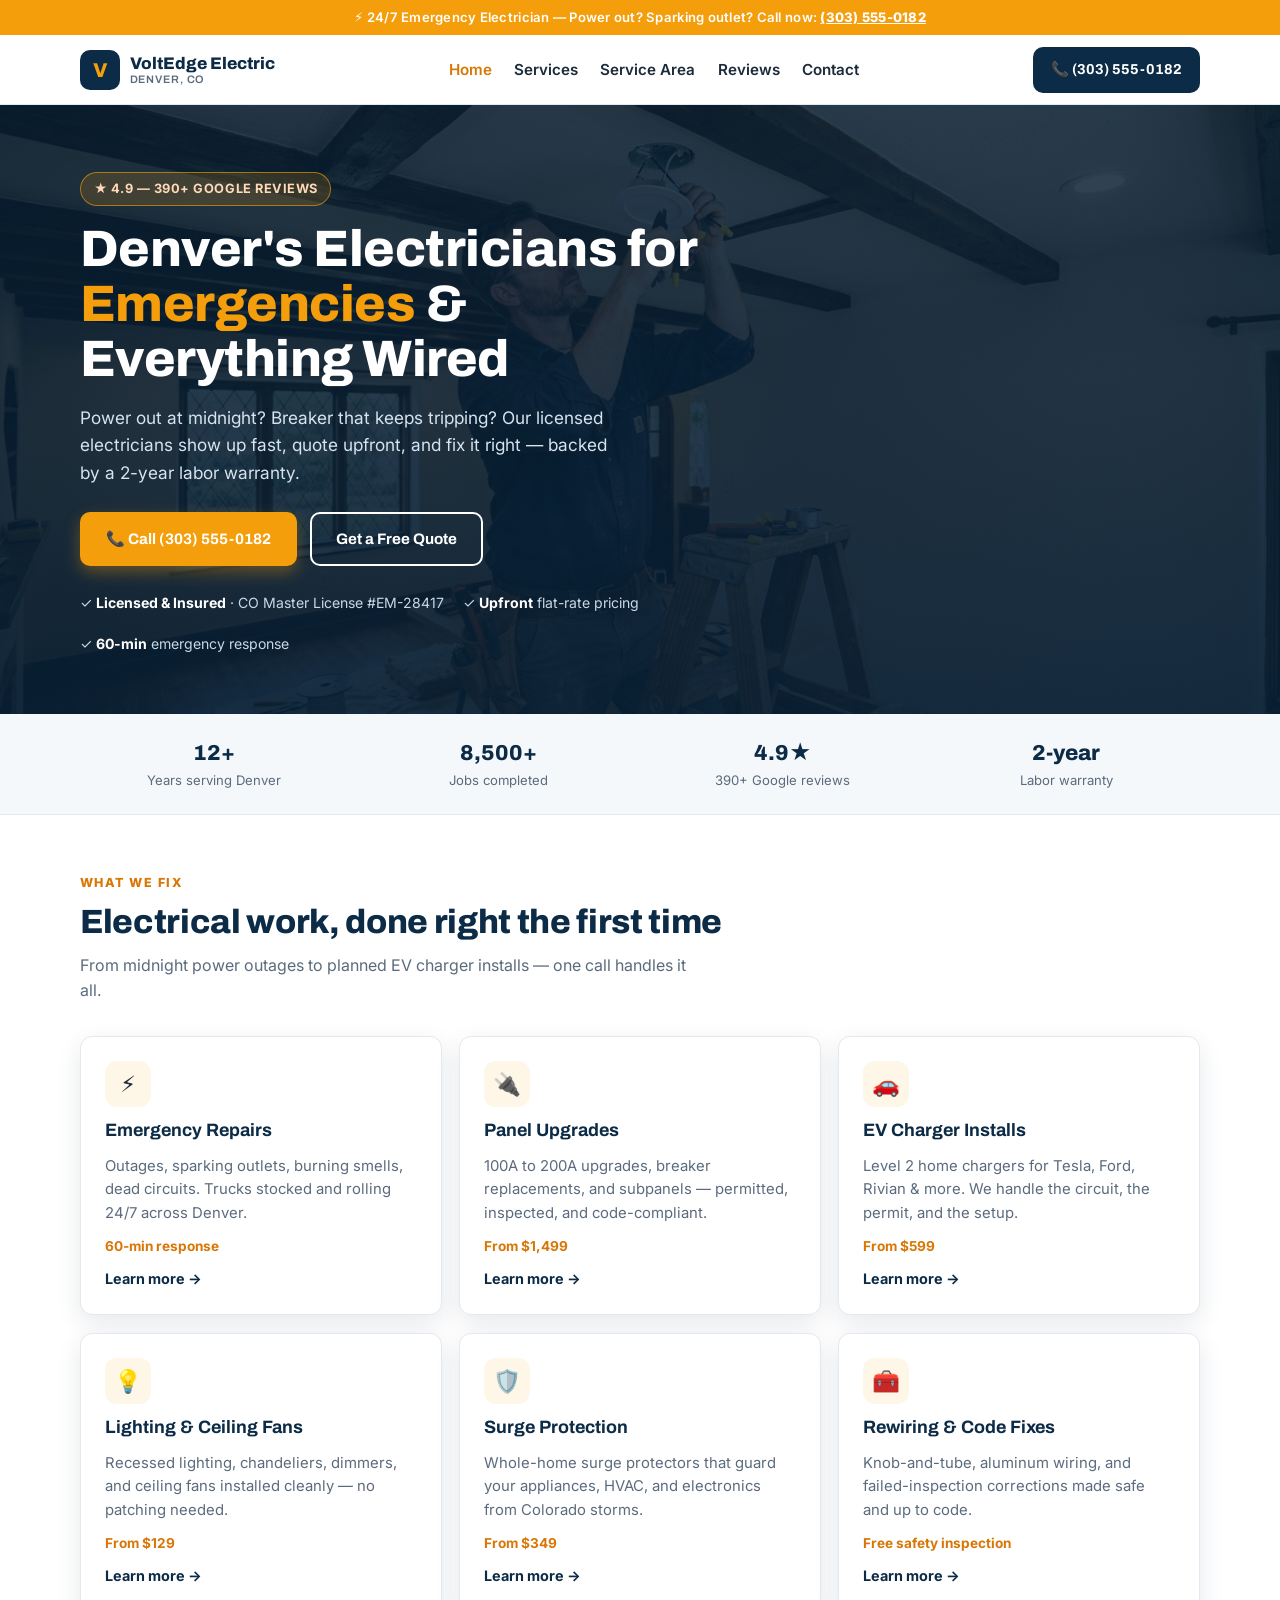
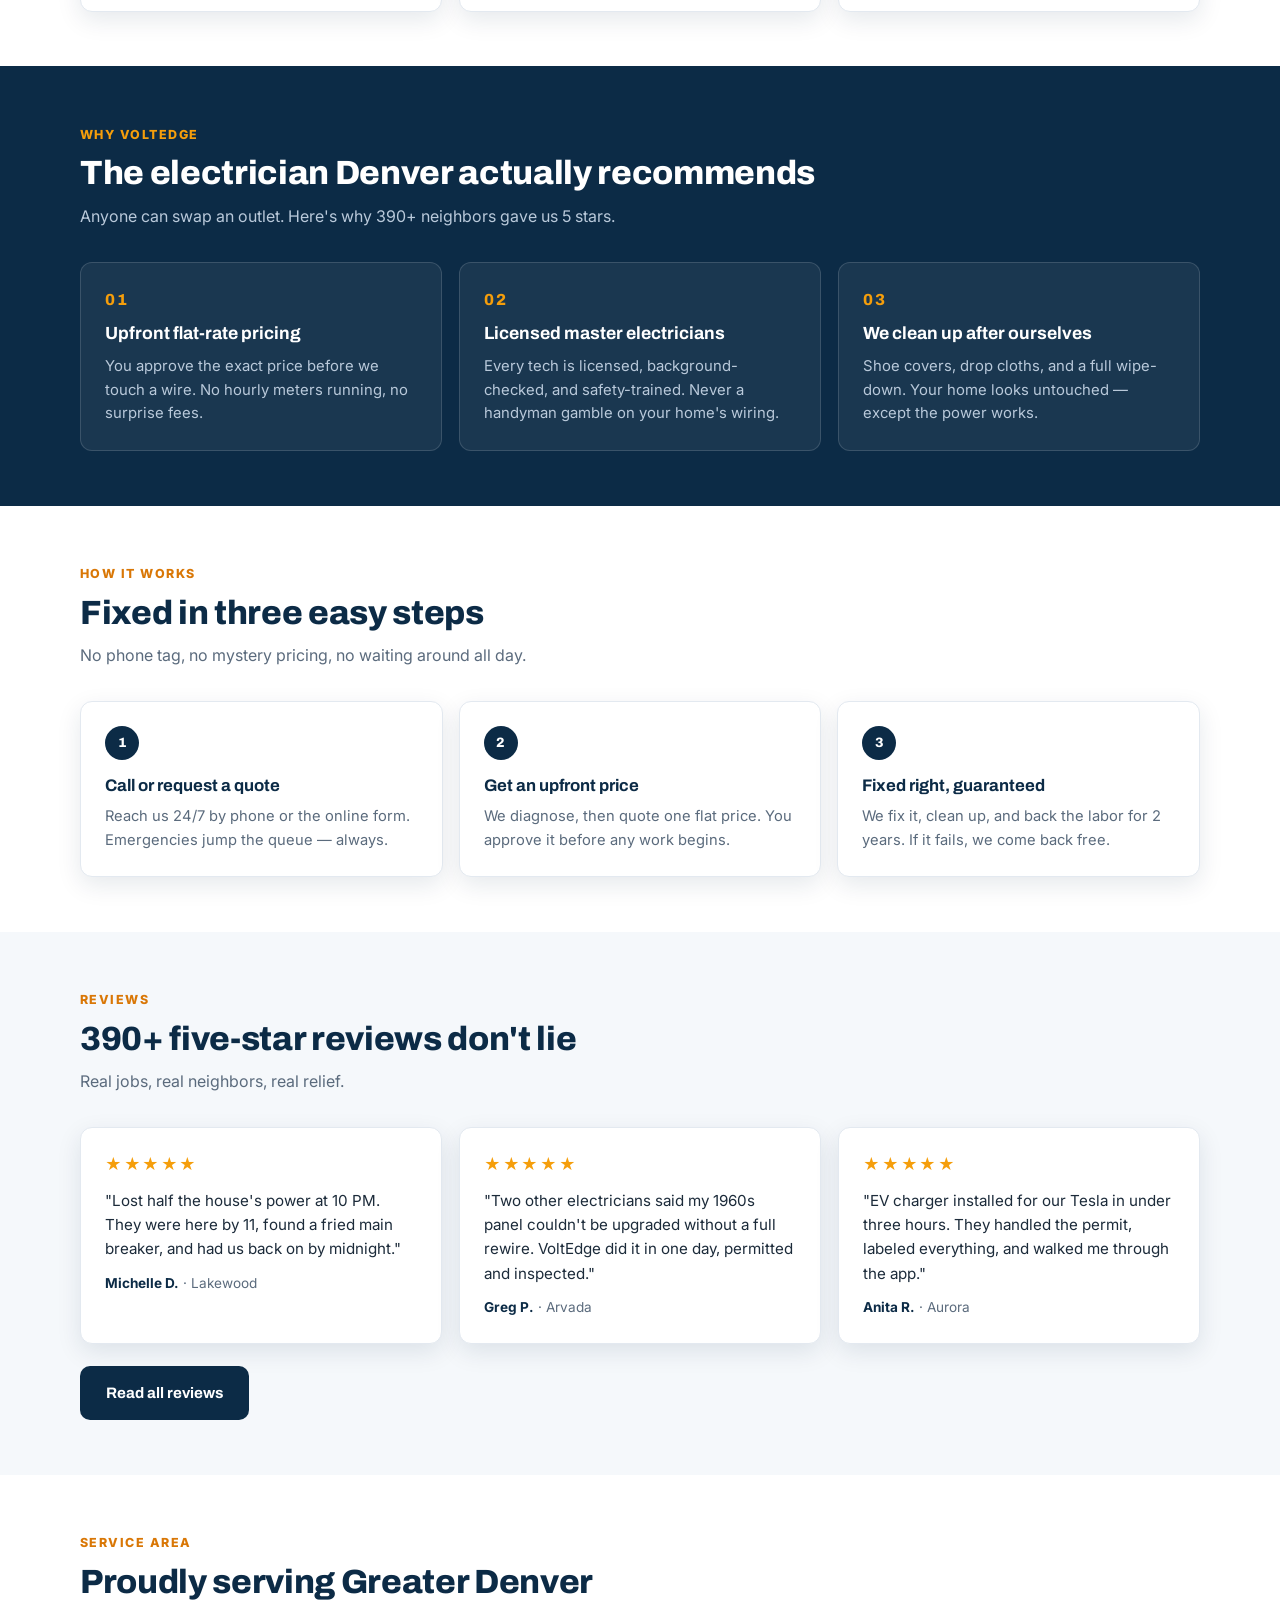
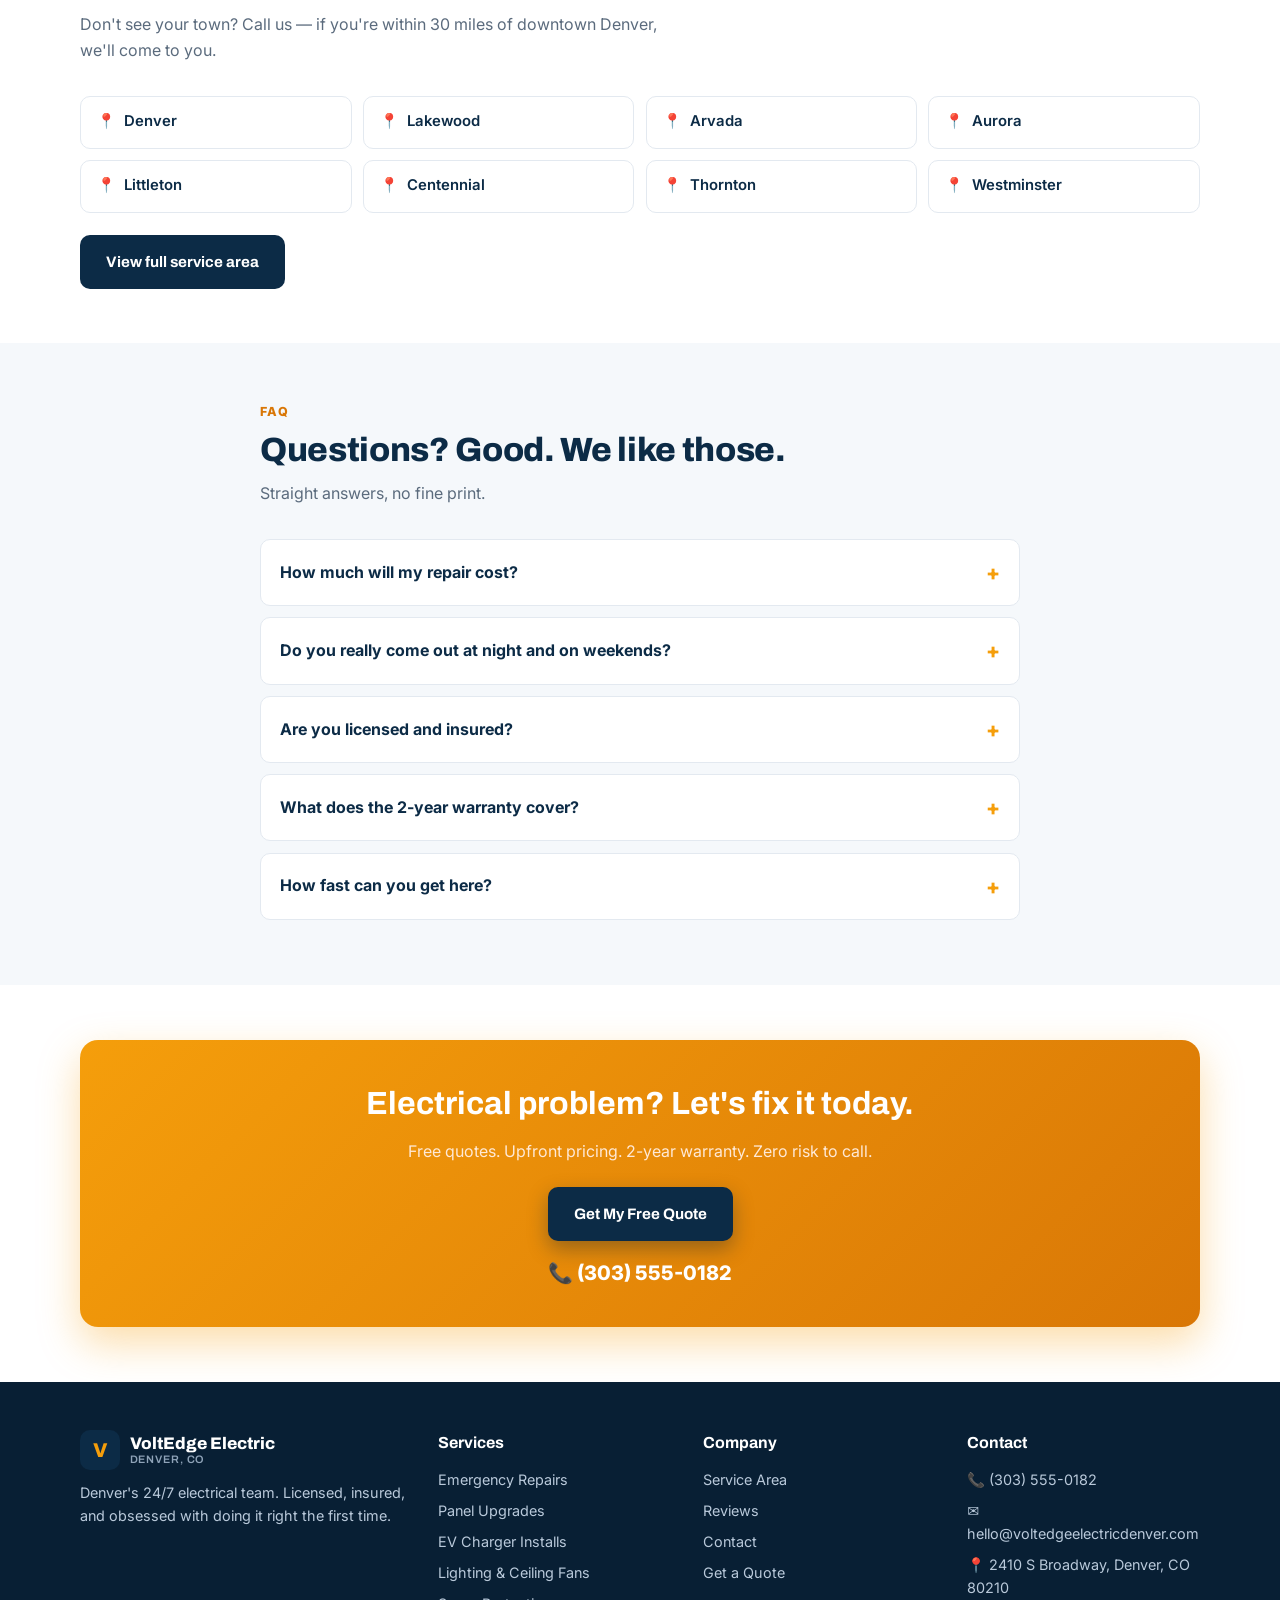
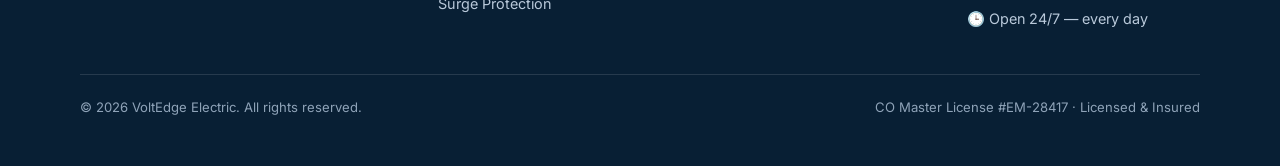
<file: demos/voltedge-electric/index.html>
<!DOCTYPE html>
<html lang="en">
<head>
  <meta charset="UTF-8">
  <meta name="viewport" content="width=device-width, initial-scale=1.0">
  <title>VoltEdge Electric | 24/7 Electrician in Denver, CO</title>
  <meta name="description" content="Denver's trusted 24/7 electricians. Panel upgrades, EV chargers, lighting, emergency repairs & more. Upfront flat-rate pricing. Call (303) 555-0182.">
  <link rel="preconnect" href="https://fonts.googleapis.com">
  <link rel="preconnect" href="https://fonts.gstatic.com" crossorigin>
  <link href="https://fonts.googleapis.com/css2?family=Archivo:wght@600;700;800&family=Inter:wght@400;500;600;700&display=swap" rel="stylesheet">
  <link rel="stylesheet" href="css/style.css">
  <link rel="icon" href="data:image/svg+xml,<svg xmlns='http://www.w3.org/2000/svg' viewBox='0 0 100 100'><rect width='100' height='100' rx='20' fill='%230c2b46'/><text x='50' y='68' font-size='55' text-anchor='middle' fill='%23f59e0b' font-family='Arial' font-weight='bold'>V</text></svg>">
</head>
<body>

<div class="emergency-bar">⚡ 24/7 Emergency Electrician — Power out? Sparking outlet? Call now: <a href="tel:+13035550182">(303) 555-0182</a></div>

<header class="site-header">
  <div class="container header-inner">
    <a class="brand" href="index.html">
      <span class="brand-mark">V</span>
      <span class="brand-name">VoltEdge Electric<small>Denver, CO</small></span>
    </a>
    <nav>
      <ul class="nav-links">
        <li><a href="index.html" class="active">Home</a></li>
        <li><a href="services.html">Services</a></li>
        <li><a href="service-area.html">Service Area</a></li>
        <li><a href="reviews.html">Reviews</a></li>
        <li><a href="contact.html">Contact</a></li>
      </ul>
    </nav>
    <div class="header-actions">
      <a class="btn btn-call" href="tel:+13035550182">📞 (303) 555-0182</a>
      <button class="hamburger" aria-label="Open menu"><span></span><span></span><span></span></button>
    </div>
  </div>
  <nav class="mobile-nav" id="mobileNav">
    <a href="index.html">Home</a>
    <a href="services.html">Services</a>
    <a href="service-area.html">Service Area</a>
    <a href="reviews.html">Reviews</a>
    <a href="contact.html">Contact</a>
  </nav>
</header>

<main>
  <!-- HERO -->
  <section class="hero">
    <div class="hero-bg" style="background-image:url('images/hero.jpg')"></div>
    <div class="container">
      <div class="hero-content">
        <span class="hero-badge">★ 4.9 — 390+ Google Reviews</span>
        <h1>Denver's Electricians for <span class="accent">Emergencies</span> &amp; Everything Wired</h1>
        <p class="lead">Power out at midnight? Breaker that keeps tripping? Our licensed electricians show up fast, quote upfront, and fix it right — backed by a 2-year labor warranty.</p>
        <div class="hero-ctas">
          <a class="btn btn-primary" href="tel:+13035550182">📞 Call (303) 555-0182</a>
          <a class="btn btn-outline" href="contact.html">Get a Free Quote</a>
        </div>
        <div class="hero-proof">
          <span>✓ <strong>Licensed &amp; Insured</strong> · CO Master License #EM-28417</span>
          <span>✓ <strong>Upfront</strong> flat-rate pricing</span>
          <span>✓ <strong>60-min</strong> emergency response</span>
        </div>
      </div>
    </div>
  </section>

  <!-- TRUST BAR -->
  <div class="trust-bar">
    <div class="container trust-inner">
      <div class="trust-item"><div class="big">12+</div><div class="small">Years serving Denver</div></div>
      <div class="trust-item"><div class="big">8,500+</div><div class="small">Jobs completed</div></div>
      <div class="trust-item"><div class="big">4.9★</div><div class="small">390+ Google reviews</div></div>
      <div class="trust-item"><div class="big">2-year</div><div class="small">Labor warranty</div></div>
    </div>
  </div>

  <!-- SERVICES -->
  <section class="section">
    <div class="container">
      <span class="eyebrow">What we fix</span>
      <h2 class="section-title">Electrical work, done right the first time</h2>
      <p class="section-sub">From midnight power outages to planned EV charger installs — one call handles it all.</p>
      <div class="services-grid">
        <div class="service-card">
          <div class="service-icon">⚡</div>
          <h3>Emergency Repairs</h3>
          <p>Outages, sparking outlets, burning smells, dead circuits. Trucks stocked and rolling 24/7 across Denver.</p>
          <span class="from">60-min response</span>
          <a class="card-link" href="services.html">Learn more →</a>
        </div>
        <div class="service-card">
          <div class="service-icon">🔌</div>
          <h3>Panel Upgrades</h3>
          <p>100A to 200A upgrades, breaker replacements, and subpanels — permitted, inspected, and code-compliant.</p>
          <span class="from">From $1,499</span>
          <a class="card-link" href="services.html">Learn more →</a>
        </div>
        <div class="service-card">
          <div class="service-icon">🚗</div>
          <h3>EV Charger Installs</h3>
          <p>Level 2 home chargers for Tesla, Ford, Rivian &amp; more. We handle the circuit, the permit, and the setup.</p>
          <span class="from">From $599</span>
          <a class="card-link" href="services.html">Learn more →</a>
        </div>
        <div class="service-card">
          <div class="service-icon">💡</div>
          <h3>Lighting &amp; Ceiling Fans</h3>
          <p>Recessed lighting, chandeliers, dimmers, and ceiling fans installed cleanly — no patching needed.</p>
          <span class="from">From $129</span>
          <a class="card-link" href="services.html">Learn more →</a>
        </div>
        <div class="service-card">
          <div class="service-icon">🛡️</div>
          <h3>Surge Protection</h3>
          <p>Whole-home surge protectors that guard your appliances, HVAC, and electronics from Colorado storms.</p>
          <span class="from">From $349</span>
          <a class="card-link" href="services.html">Learn more →</a>
        </div>
        <div class="service-card">
          <div class="service-icon">🧰</div>
          <h3>Rewiring &amp; Code Fixes</h3>
          <p>Knob-and-tube, aluminum wiring, and failed-inspection corrections made safe and up to code.</p>
          <span class="from">Free safety inspection</span>
          <a class="card-link" href="services.html">Learn more →</a>
        </div>
      </div>
    </div>
  </section>

  <!-- WHY US -->
  <section class="section section-navy">
    <div class="container">
      <span class="eyebrow">Why VoltEdge</span>
      <h2 class="section-title">The electrician Denver actually recommends</h2>
      <p class="section-sub">Anyone can swap an outlet. Here's why 390+ neighbors gave us 5 stars.</p>
      <div class="why-grid">
        <div class="why-card">
          <div class="num">01</div>
          <h3>Upfront flat-rate pricing</h3>
          <p>You approve the exact price before we touch a wire. No hourly meters running, no surprise fees.</p>
        </div>
        <div class="why-card">
          <div class="num">02</div>
          <h3>Licensed master electricians</h3>
          <p>Every tech is licensed, background-checked, and safety-trained. Never a handyman gamble on your home's wiring.</p>
        </div>
        <div class="why-card">
          <div class="num">03</div>
          <h3>We clean up after ourselves</h3>
          <p>Shoe covers, drop cloths, and a full wipe-down. Your home looks untouched — except the power works.</p>
        </div>
      </div>
    </div>
  </section>

  <!-- PROCESS -->
  <section class="section">
    <div class="container">
      <span class="eyebrow">How it works</span>
      <h2 class="section-title">Fixed in three easy steps</h2>
      <p class="section-sub">No phone tag, no mystery pricing, no waiting around all day.</p>
      <div class="steps">
        <div class="step">
          <h3>Call or request a quote</h3>
          <p>Reach us 24/7 by phone or the online form. Emergencies jump the queue — always.</p>
        </div>
        <div class="step">
          <h3>Get an upfront price</h3>
          <p>We diagnose, then quote one flat price. You approve it before any work begins.</p>
        </div>
        <div class="step">
          <h3>Fixed right, guaranteed</h3>
          <p>We fix it, clean up, and back the labor for 2 years. If it fails, we come back free.</p>
        </div>
      </div>
    </div>
  </section>

  <!-- REVIEWS PREVIEW -->
  <section class="section section-soft">
    <div class="container">
      <span class="eyebrow">Reviews</span>
      <h2 class="section-title">390+ five-star reviews don't lie</h2>
      <p class="section-sub">Real jobs, real neighbors, real relief.</p>
      <div class="reviews-grid">
        <div class="review-card">
          <div class="stars">★★★★★</div>
          <blockquote>"Lost half the house's power at 10 PM. They were here by 11, found a fried main breaker, and had us back on by midnight."</blockquote>
          <div class="who"><strong>Michelle D.</strong> · Lakewood</div>
        </div>
        <div class="review-card">
          <div class="stars">★★★★★</div>
          <blockquote>"Two other electricians said my 1960s panel couldn't be upgraded without a full rewire. VoltEdge did it in one day, permitted and inspected."</blockquote>
          <div class="who"><strong>Greg P.</strong> · Arvada</div>
        </div>
        <div class="review-card">
          <div class="stars">★★★★★</div>
          <blockquote>"EV charger installed for our Tesla in under three hours. They handled the permit, labeled everything, and walked me through the app."</blockquote>
          <div class="who"><strong>Anita R.</strong> · Aurora</div>
        </div>
      </div>
      <p style="margin-top:1.4rem"><a class="btn btn-navy" href="reviews.html">Read all reviews</a></p>
    </div>
  </section>

  <!-- SERVICE AREA STRIP -->
  <section class="section">
    <div class="container">
      <span class="eyebrow">Service area</span>
      <h2 class="section-title">Proudly serving Greater Denver</h2>
      <p class="section-sub">Don't see your town? Call us — if you're within 30 miles of downtown Denver, we'll come to you.</p>
      <div class="towns-grid">
        <div class="town">Denver</div>
        <div class="town">Lakewood</div>
        <div class="town">Arvada</div>
        <div class="town">Aurora</div>
        <div class="town">Littleton</div>
        <div class="town">Centennial</div>
        <div class="town">Thornton</div>
        <div class="town">Westminster</div>
      </div>
      <p style="margin-top:1.4rem"><a class="btn btn-navy" href="service-area.html">View full service area</a></p>
    </div>
  </section>

  <!-- FAQ -->
  <section class="section section-soft">
    <div class="container" style="max-width:760px">
      <span class="eyebrow">FAQ</span>
      <h2 class="section-title">Questions? Good. We like those.</h2>
      <p class="section-sub">Straight answers, no fine print.</p>
      <div class="faq">
        <details>
          <summary>How much will my repair cost?</summary>
          <p>Every job is quoted as one flat price before we start — you approve it first. Common jobs: lighting and fan installs from $129, surge protection from $349, EV chargers from $599, panel upgrades from $1,499. No hourly billing, ever.</p>
        </details>
        <details>
          <summary>Do you really come out at night and on weekends?</summary>
          <p>Yes — 24/7/365, including holidays. Emergency calls get a 60-minute response target anywhere in our service area. Nights and weekends carry a modest emergency dispatch fee, quoted upfront.</p>
        </details>
        <details>
          <summary>Are you licensed and insured?</summary>
          <p>Fully. Colorado Master Electrician License #EM-28417, $2M liability coverage, and every technician is background-checked. We'll happily show credentials at the door.</p>
        </details>
        <details>
          <summary>What does the 2-year warranty cover?</summary>
          <p>All labor. If anything we touched fails within 2 years, we return and fix it free — no arguments, no service fee. Manufacturer warranties apply separately to parts.</p>
        </details>
        <details>
          <summary>How fast can you get here?</summary>
          <p>Emergencies: usually within 60 minutes. Standard calls: same-day or next-day appointments, with 2-hour arrival windows and a text when we're 30 minutes out.</p>
        </details>
      </div>
    </div>
  </section>

  <!-- CTA -->
  <section class="section">
    <div class="container">
      <div class="cta-banner">
        <h2>Electrical problem? Let's fix it today.</h2>
        <p>Free quotes. Upfront pricing. 2-year warranty. Zero risk to call.</p>
        <a class="btn btn-navy" href="contact.html">Get My Free Quote</a>
        <a class="cta-phone" href="tel:+13035550182">📞 (303) 555-0182</a>
      </div>
    </div>
  </section>
</main>

<footer class="site-footer">
  <div class="container">
    <div class="footer-grid">
      <div class="footer-brand">
        <a class="brand" href="index.html" style="text-decoration:none">
          <span class="brand-mark">V</span>
          <span class="brand-name" style="color:#fff">VoltEdge Electric<small style="color:#8fa3b8">Denver, CO</small></span>
        </a>
        <p>Denver's 24/7 electrical team. Licensed, insured, and obsessed with doing it right the first time.</p>
      </div>
      <div>
        <h4>Services</h4>
        <ul>
          <li><a href="services.html">Emergency Repairs</a></li>
          <li><a href="services.html">Panel Upgrades</a></li>
          <li><a href="services.html">EV Charger Installs</a></li>
          <li><a href="services.html">Lighting &amp; Ceiling Fans</a></li>
          <li><a href="services.html">Surge Protection</a></li>
        </ul>
      </div>
      <div>
        <h4>Company</h4>
        <ul>
          <li><a href="service-area.html">Service Area</a></li>
          <li><a href="reviews.html">Reviews</a></li>
          <li><a href="contact.html">Contact</a></li>
          <li><a href="contact.html">Get a Quote</a></li>
        </ul>
      </div>
      <div>
        <h4>Contact</h4>
        <ul>
          <li><a href="tel:+13035550182">📞 (303) 555-0182</a></li>
          <li><a href="mailto:hello@voltedgeelectricdenver.com">✉️ hello@voltedgeelectricdenver.com</a></li>
          <li>📍 2410 S Broadway, Denver, CO 80210</li>
          <li>🕒 Open 24/7 — every day</li>
        </ul>
      </div>
    </div>
    <div class="footer-bottom">
      <span>© <span id="year">2026</span> VoltEdge Electric. All rights reserved.</span>
      <span>CO Master License #EM-28417 · Licensed &amp; Insured</span>
    </div>
  </div>
</footer>

<div class="call-bar">
  <a class="call-now" href="tel:+13035550182">📞 Call Now</a>
  <a class="get-quote" href="contact.html">Get Free Quote</a>
</div>

<script src="js/main.js"></script>
</body>
</html>
</file>
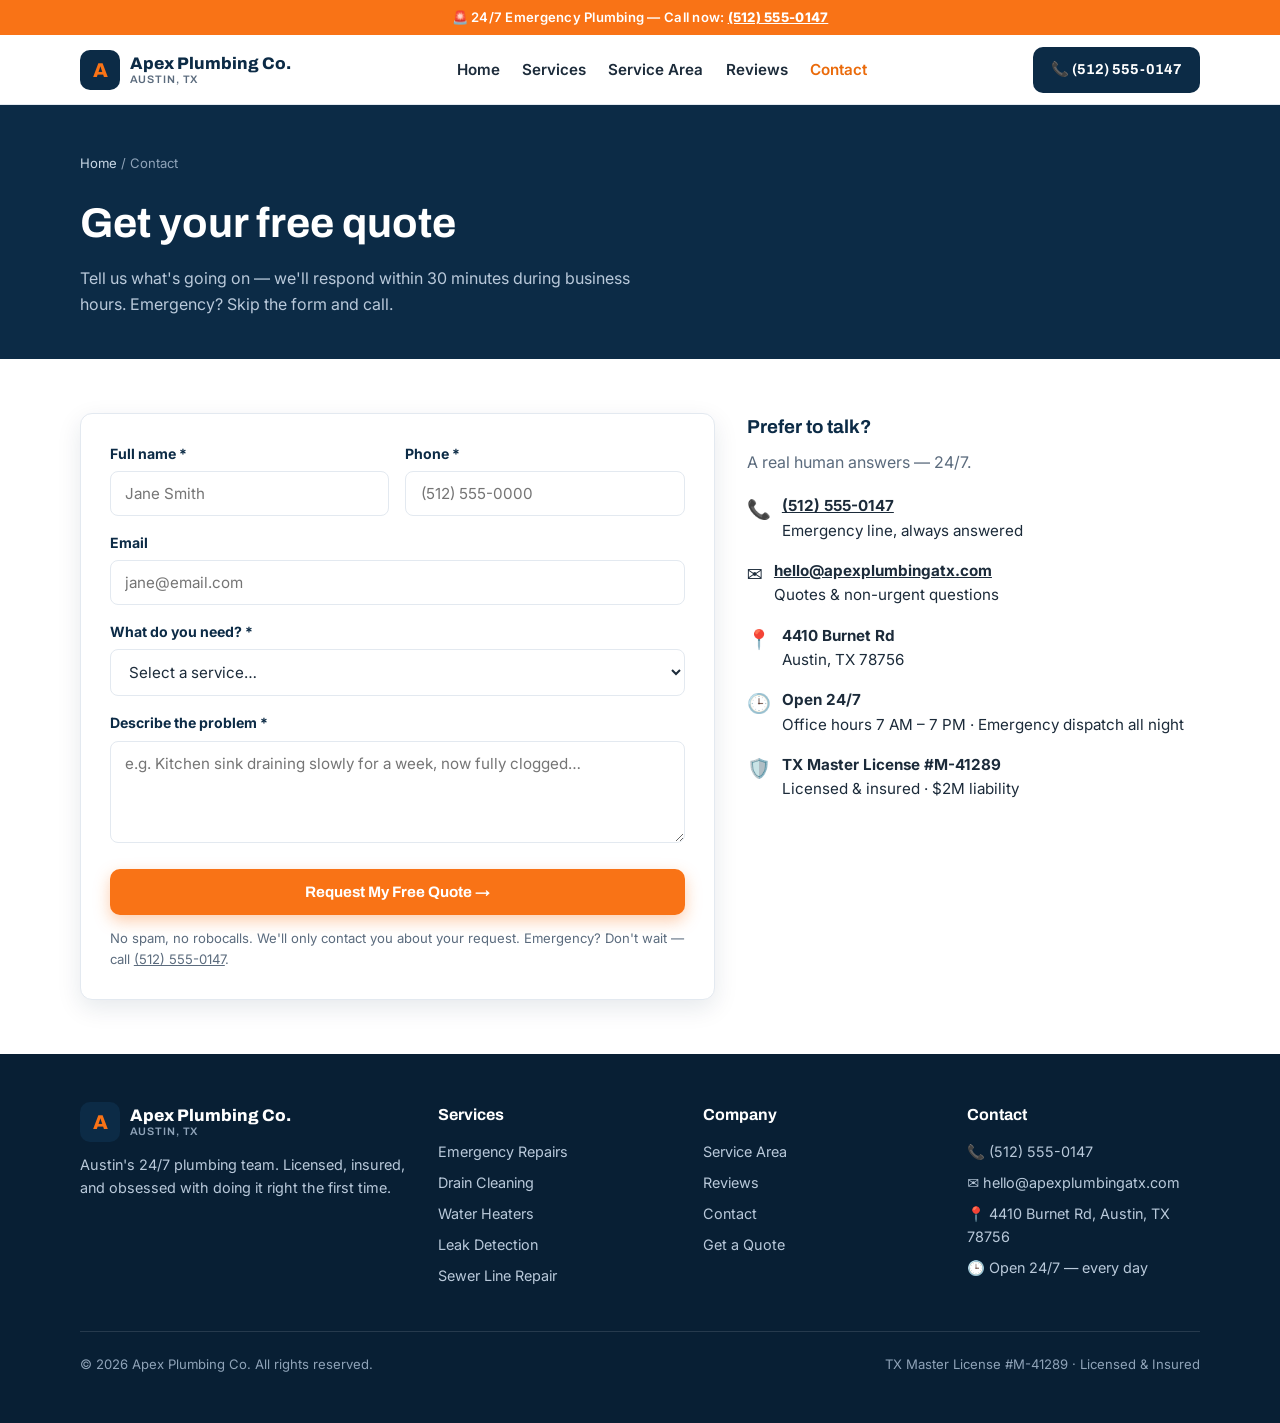
<file: demos/apex-plumbing/contact.html>
<!DOCTYPE html>
<html lang="en">
<head>
  <meta charset="UTF-8">
  <meta name="viewport" content="width=device-width, initial-scale=1.0">
  <title>Contact &amp; Free Quote | Apex Plumbing Co. Austin, TX</title>
  <meta name="description" content="Get a free plumbing quote in Austin, TX. Call (512) 555-0147 — 24/7 — or request a quote online. Upfront flat-rate pricing.">
  <link rel="preconnect" href="https://fonts.googleapis.com">
  <link rel="preconnect" href="https://fonts.gstatic.com" crossorigin>
  <link href="https://fonts.googleapis.com/css2?family=Archivo:wght@600;700;800&family=Inter:wght@400;500;600;700&display=swap" rel="stylesheet">
  <link rel="stylesheet" href="css/style.css">
  <link rel="icon" href="data:image/svg+xml,<svg xmlns='http://www.w3.org/2000/svg' viewBox='0 0 100 100'><rect width='100' height='100' rx='20' fill='%230c2b46'/><text x='50' y='68' font-size='55' text-anchor='middle' fill='%23f97316' font-family='Arial' font-weight='bold'>A</text></svg>">
</head>
<body>

<div class="emergency-bar">🚨 24/7 Emergency Plumbing — Call now: <a href="tel:+15125550147">(512) 555-0147</a></div>

<header class="site-header">
  <div class="container header-inner">
    <a class="brand" href="index.html">
      <span class="brand-mark">A</span>
      <span class="brand-name">Apex Plumbing Co.<small>Austin, TX</small></span>
    </a>
    <nav>
      <ul class="nav-links">
        <li><a href="index.html">Home</a></li>
        <li><a href="services.html">Services</a></li>
        <li><a href="service-area.html">Service Area</a></li>
        <li><a href="reviews.html">Reviews</a></li>
        <li><a href="contact.html" class="active">Contact</a></li>
      </ul>
    </nav>
    <div class="header-actions">
      <a class="btn btn-call" href="tel:+15125550147">📞 (512) 555-0147</a>
      <button class="hamburger" aria-label="Open menu"><span></span><span></span><span></span></button>
    </div>
  </div>
  <nav class="mobile-nav" id="mobileNav">
    <a href="index.html">Home</a>
    <a href="services.html">Services</a>
    <a href="service-area.html">Service Area</a>
    <a href="reviews.html">Reviews</a>
    <a href="contact.html">Contact</a>
  </nav>
</header>

<main>
  <section class="page-hero">
    <div class="container">
      <div class="crumbs"><a href="index.html">Home</a> / Contact</div>
      <h1>Get your free quote</h1>
      <p>Tell us what's going on — we'll respond within 30 minutes during business hours. Emergency? Skip the form and call.</p>
    </div>
  </section>

  <section class="section">
    <div class="container contact-grid">
      <div>
        <div class="form-success" id="formSuccess">
          ✓ Thanks! Your request is in. We'll call you back within 30 minutes during business hours (7 AM – 7 PM). Emergency? Call <a href="tel:+15125550147">(512) 555-0147</a> now.
        </div>
        <!--
          DEMO NOTE: this form currently shows a success message via JavaScript.
          For a live site, point the form at Formspree (https://formspree.io) or
          your own backend endpoint and remove the JS intercept in js/main.js.
        -->
        <form class="quote-form" id="quoteForm" novalidate>
          <div class="form-grid two">
            <div class="form-group">
              <label for="fName">Full name *</label>
              <input id="fName" name="name" type="text" placeholder="Jane Smith" required>
            </div>
            <div class="form-group">
              <label for="fPhone">Phone *</label>
              <input id="fPhone" name="phone" type="tel" placeholder="(512) 555-0000" required>
            </div>
          </div>
          <div class="form-grid" style="margin-top:1rem">
            <div class="form-group">
              <label for="fEmail">Email</label>
              <input id="fEmail" name="email" type="email" placeholder="jane@email.com">
            </div>
            <div class="form-group">
              <label for="fService">What do you need? *</label>
              <select id="fService" name="service" required>
                <option value="">Select a service…</option>
                <option>Emergency repair (call us now!)</option>
                <option>Drain cleaning</option>
                <option>Water heater repair / replacement</option>
                <option>Leak detection</option>
                <option>Sewer line issue</option>
                <option>Fixture install / remodel</option>
                <option>Something else</option>
              </select>
            </div>
            <div class="form-group">
              <label for="fMsg">Describe the problem *</label>
              <textarea id="fMsg" name="message" rows="4" placeholder="e.g. Kitchen sink draining slowly for a week, now fully clogged…" required></textarea>
            </div>
          </div>
          <button class="btn btn-primary btn-block" type="submit" style="margin-top:1.2rem">Request My Free Quote →</button>
          <p class="form-note">No spam, no robocalls. We'll only contact you about your request. Emergency? Don't wait — call <a href="tel:+15125550147">(512) 555-0147</a>.</p>
        </form>
      </div>

      <aside class="contact-side">
        <h3>Prefer to talk?</h3>
        <p class="section-sub" style="margin-bottom:1.2rem">A real human answers — 24/7.</p>
        <div class="contact-line"><span class="ic">📞</span><span><strong><a href="tel:+15125550147">(512) 555-0147</a></strong><br>Emergency line, always answered</span></div>
        <div class="contact-line"><span class="ic">✉️</span><span><strong><a href="mailto:hello@apexplumbingatx.com">hello@apexplumbingatx.com</a></strong><br>Quotes &amp; non-urgent questions</span></div>
        <div class="contact-line"><span class="ic">📍</span><span><strong>4410 Burnet Rd</strong><br>Austin, TX 78756</span></div>
        <div class="contact-line"><span class="ic">🕒</span><span><strong>Open 24/7</strong><br>Office hours 7 AM – 7 PM · Emergency dispatch all night</span></div>
        <div class="contact-line"><span class="ic">🛡️</span><span><strong>TX Master License #M-41289</strong><br>Licensed &amp; insured · $2M liability</span></div>
      </aside>
    </div>
  </section>
</main>

<footer class="site-footer">
  <div class="container">
    <div class="footer-grid">
      <div class="footer-brand">
        <a class="brand" href="index.html" style="text-decoration:none">
          <span class="brand-mark">A</span>
          <span class="brand-name" style="color:#fff">Apex Plumbing Co.<small style="color:#8fa3b8">Austin, TX</small></span>
        </a>
        <p>Austin's 24/7 plumbing team. Licensed, insured, and obsessed with doing it right the first time.</p>
      </div>
      <div>
        <h4>Services</h4>
        <ul>
          <li><a href="services.html">Emergency Repairs</a></li>
          <li><a href="services.html">Drain Cleaning</a></li>
          <li><a href="services.html">Water Heaters</a></li>
          <li><a href="services.html">Leak Detection</a></li>
          <li><a href="services.html">Sewer Line Repair</a></li>
        </ul>
      </div>
      <div>
        <h4>Company</h4>
        <ul>
          <li><a href="service-area.html">Service Area</a></li>
          <li><a href="reviews.html">Reviews</a></li>
          <li><a href="contact.html">Contact</a></li>
          <li><a href="contact.html">Get a Quote</a></li>
        </ul>
      </div>
      <div>
        <h4>Contact</h4>
        <ul>
          <li><a href="tel:+15125550147">📞 (512) 555-0147</a></li>
          <li><a href="mailto:hello@apexplumbingatx.com">✉️ hello@apexplumbingatx.com</a></li>
          <li>📍 4410 Burnet Rd, Austin, TX 78756</li>
          <li>🕒 Open 24/7 — every day</li>
        </ul>
      </div>
    </div>
    <div class="footer-bottom">
      <span>© <span id="year">2026</span> Apex Plumbing Co. All rights reserved.</span>
      <span>TX Master License #M-41289 · Licensed &amp; Insured</span>
    </div>
  </div>
</footer>

<div class="call-bar">
  <a class="call-now" href="tel:+15125550147">📞 Call Now</a>
  <a class="get-quote" href="contact.html">Get Free Quote</a>
</div>

<script src="js/main.js"></script>
</body>
</html>
</file>
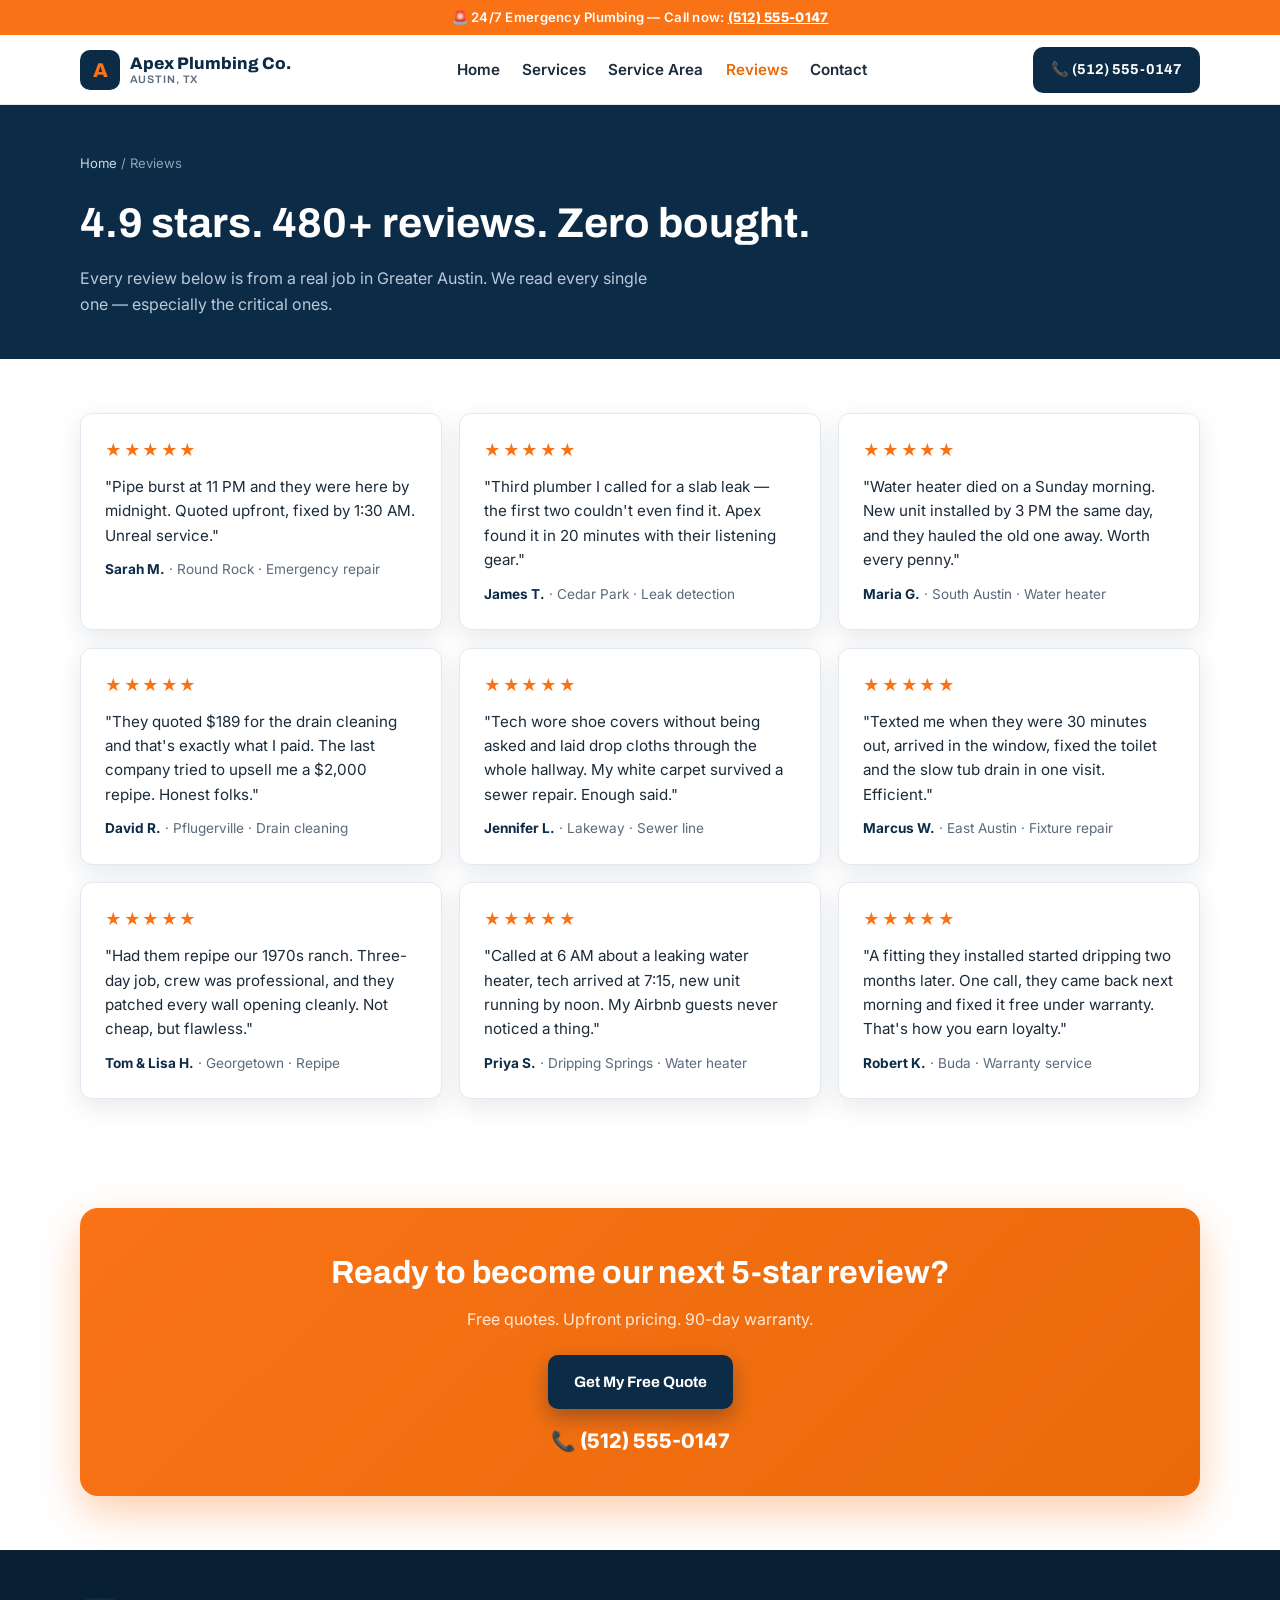
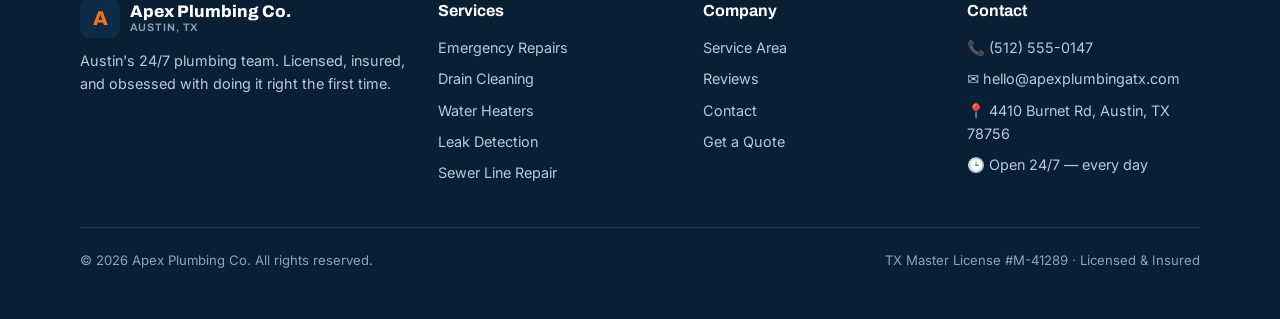
<file: demos/apex-plumbing/reviews.html>
<!DOCTYPE html>
<html lang="en">
<head>
  <meta charset="UTF-8">
  <meta name="viewport" content="width=device-width, initial-scale=1.0">
  <title>Customer Reviews | Apex Plumbing Co. Austin, TX</title>
  <meta name="description" content="480+ five-star Google reviews for Apex Plumbing Co. Read why Austin trusts us for emergency repairs, water heaters, drain cleaning and more.">
  <link rel="preconnect" href="https://fonts.googleapis.com">
  <link rel="preconnect" href="https://fonts.gstatic.com" crossorigin>
  <link href="https://fonts.googleapis.com/css2?family=Archivo:wght@600;700;800&family=Inter:wght@400;500;600;700&display=swap" rel="stylesheet">
  <link rel="stylesheet" href="css/style.css">
  <link rel="icon" href="data:image/svg+xml,<svg xmlns='http://www.w3.org/2000/svg' viewBox='0 0 100 100'><rect width='100' height='100' rx='20' fill='%230c2b46'/><text x='50' y='68' font-size='55' text-anchor='middle' fill='%23f97316' font-family='Arial' font-weight='bold'>A</text></svg>">
</head>
<body>

<div class="emergency-bar">🚨 24/7 Emergency Plumbing — Call now: <a href="tel:+15125550147">(512) 555-0147</a></div>

<header class="site-header">
  <div class="container header-inner">
    <a class="brand" href="index.html">
      <span class="brand-mark">A</span>
      <span class="brand-name">Apex Plumbing Co.<small>Austin, TX</small></span>
    </a>
    <nav>
      <ul class="nav-links">
        <li><a href="index.html">Home</a></li>
        <li><a href="services.html">Services</a></li>
        <li><a href="service-area.html">Service Area</a></li>
        <li><a href="reviews.html" class="active">Reviews</a></li>
        <li><a href="contact.html">Contact</a></li>
      </ul>
    </nav>
    <div class="header-actions">
      <a class="btn btn-call" href="tel:+15125550147">📞 (512) 555-0147</a>
      <button class="hamburger" aria-label="Open menu"><span></span><span></span><span></span></button>
    </div>
  </div>
  <nav class="mobile-nav" id="mobileNav">
    <a href="index.html">Home</a>
    <a href="services.html">Services</a>
    <a href="service-area.html">Service Area</a>
    <a href="reviews.html">Reviews</a>
    <a href="contact.html">Contact</a>
  </nav>
</header>

<main>
  <section class="page-hero">
    <div class="container">
      <div class="crumbs"><a href="index.html">Home</a> / Reviews</div>
      <h1>4.9 stars. 480+ reviews. Zero bought.</h1>
      <p>Every review below is from a real job in Greater Austin. We read every single one — especially the critical ones.</p>
    </div>
  </section>

  <section class="section">
    <div class="container">
      <div class="reviews-grid">
        <div class="review-card">
          <div class="stars">★★★★★</div>
          <blockquote>"Pipe burst at 11 PM and they were here by midnight. Quoted upfront, fixed by 1:30 AM. Unreal service."</blockquote>
          <div class="who"><strong>Sarah M.</strong> · Round Rock · Emergency repair</div>
        </div>
        <div class="review-card">
          <div class="stars">★★★★★</div>
          <blockquote>"Third plumber I called for a slab leak — the first two couldn't even find it. Apex found it in 20 minutes with their listening gear."</blockquote>
          <div class="who"><strong>James T.</strong> · Cedar Park · Leak detection</div>
        </div>
        <div class="review-card">
          <div class="stars">★★★★★</div>
          <blockquote>"Water heater died on a Sunday morning. New unit installed by 3 PM the same day, and they hauled the old one away. Worth every penny."</blockquote>
          <div class="who"><strong>Maria G.</strong> · South Austin · Water heater</div>
        </div>
        <div class="review-card">
          <div class="stars">★★★★★</div>
          <blockquote>"They quoted $189 for the drain cleaning and that's exactly what I paid. The last company tried to upsell me a $2,000 repipe. Honest folks."</blockquote>
          <div class="who"><strong>David R.</strong> · Pflugerville · Drain cleaning</div>
        </div>
        <div class="review-card">
          <div class="stars">★★★★★</div>
          <blockquote>"Tech wore shoe covers without being asked and laid drop cloths through the whole hallway. My white carpet survived a sewer repair. Enough said."</blockquote>
          <div class="who"><strong>Jennifer L.</strong> · Lakeway · Sewer line</div>
        </div>
        <div class="review-card">
          <div class="stars">★★★★★</div>
          <blockquote>"Texted me when they were 30 minutes out, arrived in the window, fixed the toilet and the slow tub drain in one visit. Efficient."</blockquote>
          <div class="who"><strong>Marcus W.</strong> · East Austin · Fixture repair</div>
        </div>
        <div class="review-card">
          <div class="stars">★★★★★</div>
          <blockquote>"Had them repipe our 1970s ranch. Three-day job, crew was professional, and they patched every wall opening cleanly. Not cheap, but flawless."</blockquote>
          <div class="who"><strong>Tom &amp; Lisa H.</strong> · Georgetown · Repipe</div>
        </div>
        <div class="review-card">
          <div class="stars">★★★★★</div>
          <blockquote>"Called at 6 AM about a leaking water heater, tech arrived at 7:15, new unit running by noon. My Airbnb guests never noticed a thing."</blockquote>
          <div class="who"><strong>Priya S.</strong> · Dripping Springs · Water heater</div>
        </div>
        <div class="review-card">
          <div class="stars">★★★★★</div>
          <blockquote>"A fitting they installed started dripping two months later. One call, they came back next morning and fixed it free under warranty. That's how you earn loyalty."</blockquote>
          <div class="who"><strong>Robert K.</strong> · Buda · Warranty service</div>
        </div>
      </div>
    </div>
  </section>

  <section class="section">
    <div class="container">
      <div class="cta-banner">
        <h2>Ready to become our next 5-star review?</h2>
        <p>Free quotes. Upfront pricing. 90-day warranty.</p>
        <a class="btn btn-navy" href="contact.html">Get My Free Quote</a>
        <a class="cta-phone" href="tel:+15125550147">📞 (512) 555-0147</a>
      </div>
    </div>
  </section>
</main>

<footer class="site-footer">
  <div class="container">
    <div class="footer-grid">
      <div class="footer-brand">
        <a class="brand" href="index.html" style="text-decoration:none">
          <span class="brand-mark">A</span>
          <span class="brand-name" style="color:#fff">Apex Plumbing Co.<small style="color:#8fa3b8">Austin, TX</small></span>
        </a>
        <p>Austin's 24/7 plumbing team. Licensed, insured, and obsessed with doing it right the first time.</p>
      </div>
      <div>
        <h4>Services</h4>
        <ul>
          <li><a href="services.html">Emergency Repairs</a></li>
          <li><a href="services.html">Drain Cleaning</a></li>
          <li><a href="services.html">Water Heaters</a></li>
          <li><a href="services.html">Leak Detection</a></li>
          <li><a href="services.html">Sewer Line Repair</a></li>
        </ul>
      </div>
      <div>
        <h4>Company</h4>
        <ul>
          <li><a href="service-area.html">Service Area</a></li>
          <li><a href="reviews.html">Reviews</a></li>
          <li><a href="contact.html">Contact</a></li>
          <li><a href="contact.html">Get a Quote</a></li>
        </ul>
      </div>
      <div>
        <h4>Contact</h4>
        <ul>
          <li><a href="tel:+15125550147">📞 (512) 555-0147</a></li>
          <li><a href="mailto:hello@apexplumbingatx.com">✉️ hello@apexplumbingatx.com</a></li>
          <li>📍 4410 Burnet Rd, Austin, TX 78756</li>
          <li>🕒 Open 24/7 — every day</li>
        </ul>
      </div>
    </div>
    <div class="footer-bottom">
      <span>© <span id="year">2026</span> Apex Plumbing Co. All rights reserved.</span>
      <span>TX Master License #M-41289 · Licensed &amp; Insured</span>
    </div>
  </div>
</footer>

<div class="call-bar">
  <a class="call-now" href="tel:+15125550147">📞 Call Now</a>
  <a class="get-quote" href="contact.html">Get Free Quote</a>
</div>

<script src="js/main.js"></script>
</body>
</html>
</file>
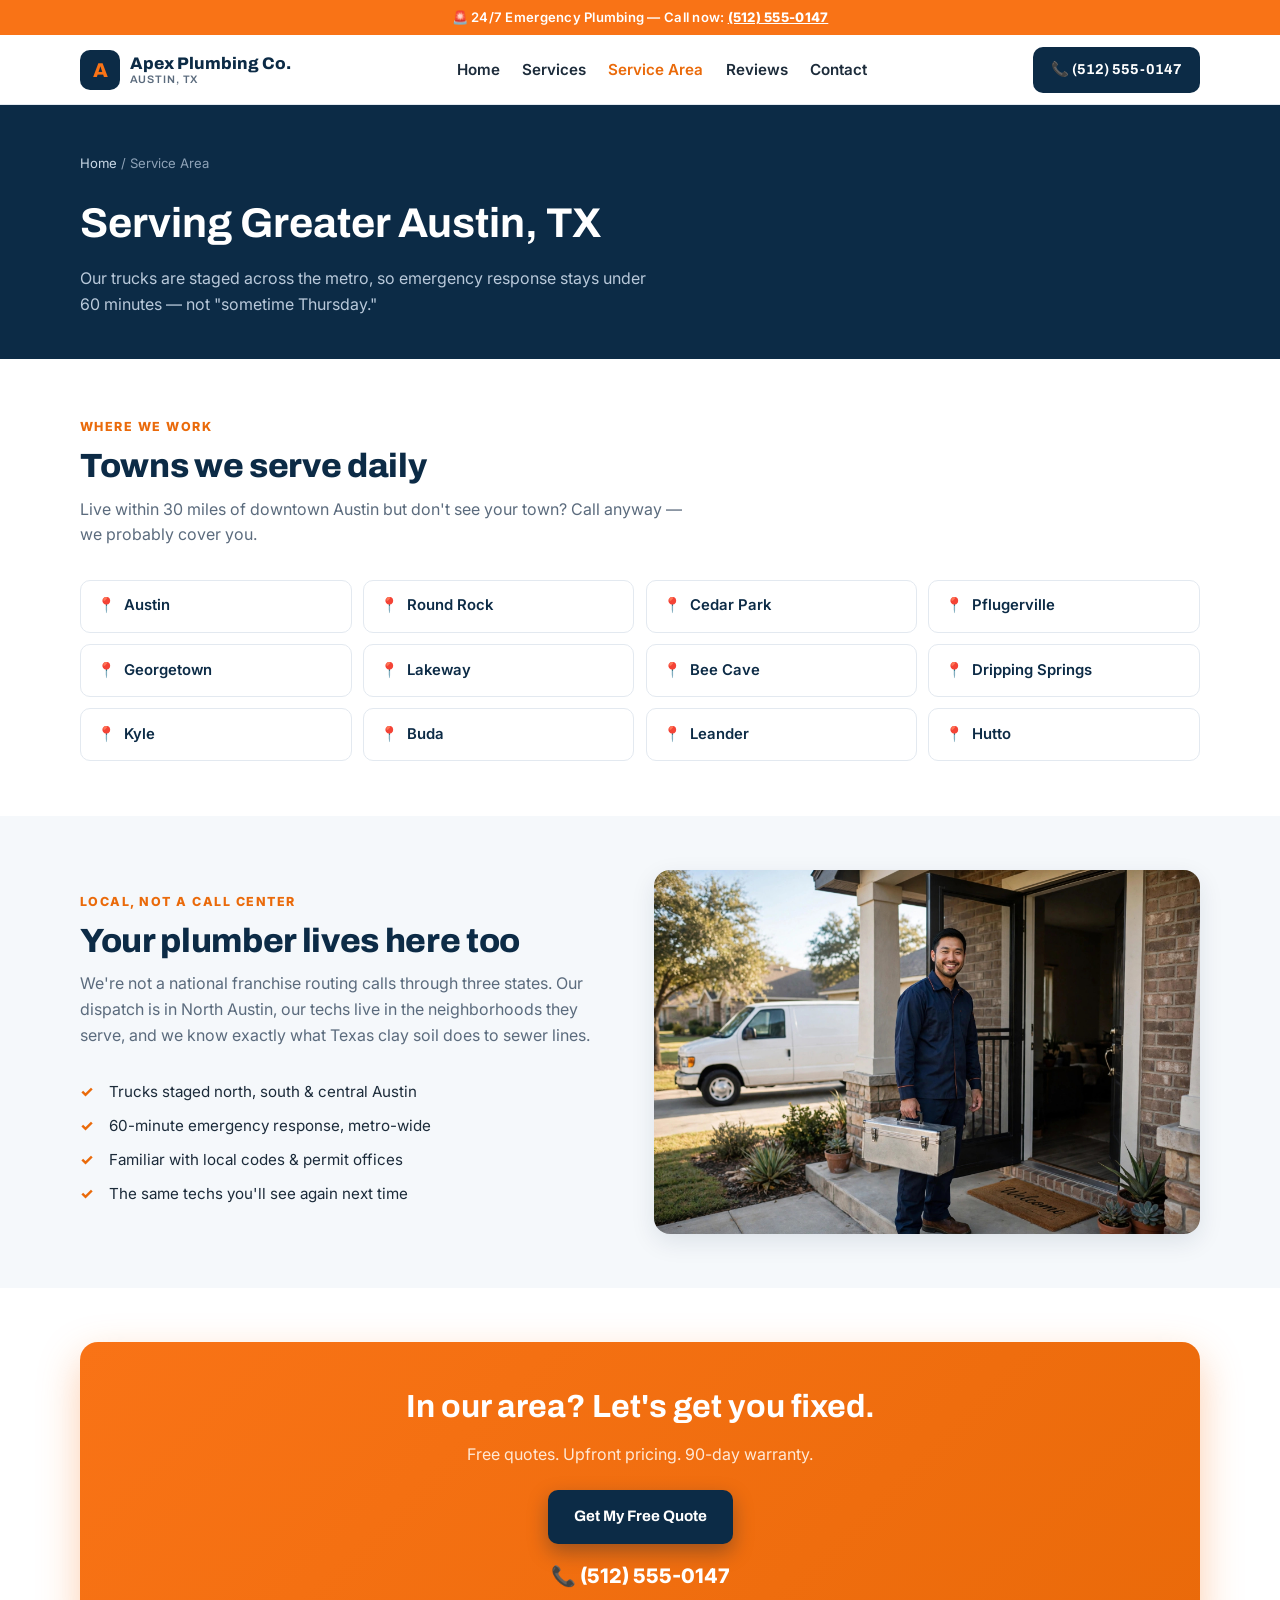
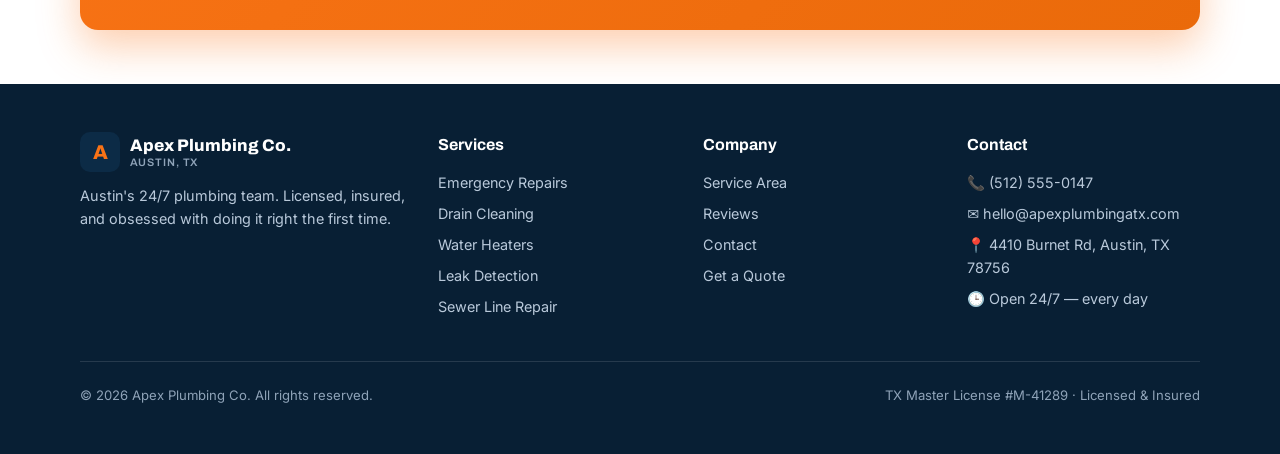
<file: demos/apex-plumbing/service-area.html>
<!DOCTYPE html>
<html lang="en">
<head>
  <meta charset="UTF-8">
  <meta name="viewport" content="width=device-width, initial-scale=1.0">
  <title>Service Area | Plumber Serving Greater Austin, TX | Apex Plumbing Co.</title>
  <meta name="description" content="Apex Plumbing Co. serves Austin, Round Rock, Cedar Park, Pflugerville, Georgetown and surrounding towns. 60-min emergency response.">
  <link rel="preconnect" href="https://fonts.googleapis.com">
  <link rel="preconnect" href="https://fonts.gstatic.com" crossorigin>
  <link href="https://fonts.googleapis.com/css2?family=Archivo:wght@600;700;800&family=Inter:wght@400;500;600;700&display=swap" rel="stylesheet">
  <link rel="stylesheet" href="css/style.css">
  <link rel="icon" href="data:image/svg+xml,<svg xmlns='http://www.w3.org/2000/svg' viewBox='0 0 100 100'><rect width='100' height='100' rx='20' fill='%230c2b46'/><text x='50' y='68' font-size='55' text-anchor='middle' fill='%23f97316' font-family='Arial' font-weight='bold'>A</text></svg>">
</head>
<body>

<div class="emergency-bar">🚨 24/7 Emergency Plumbing — Call now: <a href="tel:+15125550147">(512) 555-0147</a></div>

<header class="site-header">
  <div class="container header-inner">
    <a class="brand" href="index.html">
      <span class="brand-mark">A</span>
      <span class="brand-name">Apex Plumbing Co.<small>Austin, TX</small></span>
    </a>
    <nav>
      <ul class="nav-links">
        <li><a href="index.html">Home</a></li>
        <li><a href="services.html">Services</a></li>
        <li><a href="service-area.html" class="active">Service Area</a></li>
        <li><a href="reviews.html">Reviews</a></li>
        <li><a href="contact.html">Contact</a></li>
      </ul>
    </nav>
    <div class="header-actions">
      <a class="btn btn-call" href="tel:+15125550147">📞 (512) 555-0147</a>
      <button class="hamburger" aria-label="Open menu"><span></span><span></span><span></span></button>
    </div>
  </div>
  <nav class="mobile-nav" id="mobileNav">
    <a href="index.html">Home</a>
    <a href="services.html">Services</a>
    <a href="service-area.html">Service Area</a>
    <a href="reviews.html">Reviews</a>
    <a href="contact.html">Contact</a>
  </nav>
</header>

<main>
  <section class="page-hero">
    <div class="container">
      <div class="crumbs"><a href="index.html">Home</a> / Service Area</div>
      <h1>Serving Greater Austin, TX</h1>
      <p>Our trucks are staged across the metro, so emergency response stays under 60 minutes — not "sometime Thursday."</p>
    </div>
  </section>

  <section class="section">
    <div class="container">
      <span class="eyebrow">Where we work</span>
      <h2 class="section-title">Towns we serve daily</h2>
      <p class="section-sub">Live within 30 miles of downtown Austin but don't see your town? Call anyway — we probably cover you.</p>
      <div class="towns-grid">
        <div class="town">Austin</div>
        <div class="town">Round Rock</div>
        <div class="town">Cedar Park</div>
        <div class="town">Pflugerville</div>
        <div class="town">Georgetown</div>
        <div class="town">Lakeway</div>
        <div class="town">Bee Cave</div>
        <div class="town">Dripping Springs</div>
        <div class="town">Kyle</div>
        <div class="town">Buda</div>
        <div class="town">Leander</div>
        <div class="town">Hutto</div>
      </div>
    </div>
  </section>

  <section class="section section-soft">
    <div class="container split">
      <div>
        <span class="eyebrow">Local, not a call center</span>
        <h2 class="section-title">Your plumber lives here too</h2>
        <p class="section-sub">We're not a national franchise routing calls through three states. Our dispatch is in North Austin, our techs live in the neighborhoods they serve, and we know exactly what Texas clay soil does to sewer lines.</p>
        <ul class="check-list">
          <li>Trucks staged north, south &amp; central Austin</li>
          <li>60-minute emergency response, metro-wide</li>
          <li>Familiar with local codes &amp; permit offices</li>
          <li>The same techs you'll see again next time</li>
        </ul>
      </div>
      <div>
        <img src="images/tech.jpg" alt="Apex Plumbing technician arriving at a home in Austin, TX">
      </div>
    </div>
  </section>

  <section class="section">
    <div class="container">
      <div class="cta-banner">
        <h2>In our area? Let's get you fixed.</h2>
        <p>Free quotes. Upfront pricing. 90-day warranty.</p>
        <a class="btn btn-navy" href="contact.html">Get My Free Quote</a>
        <a class="cta-phone" href="tel:+15125550147">📞 (512) 555-0147</a>
      </div>
    </div>
  </section>
</main>

<footer class="site-footer">
  <div class="container">
    <div class="footer-grid">
      <div class="footer-brand">
        <a class="brand" href="index.html" style="text-decoration:none">
          <span class="brand-mark">A</span>
          <span class="brand-name" style="color:#fff">Apex Plumbing Co.<small style="color:#8fa3b8">Austin, TX</small></span>
        </a>
        <p>Austin's 24/7 plumbing team. Licensed, insured, and obsessed with doing it right the first time.</p>
      </div>
      <div>
        <h4>Services</h4>
        <ul>
          <li><a href="services.html">Emergency Repairs</a></li>
          <li><a href="services.html">Drain Cleaning</a></li>
          <li><a href="services.html">Water Heaters</a></li>
          <li><a href="services.html">Leak Detection</a></li>
          <li><a href="services.html">Sewer Line Repair</a></li>
        </ul>
      </div>
      <div>
        <h4>Company</h4>
        <ul>
          <li><a href="service-area.html">Service Area</a></li>
          <li><a href="reviews.html">Reviews</a></li>
          <li><a href="contact.html">Contact</a></li>
          <li><a href="contact.html">Get a Quote</a></li>
        </ul>
      </div>
      <div>
        <h4>Contact</h4>
        <ul>
          <li><a href="tel:+15125550147">📞 (512) 555-0147</a></li>
          <li><a href="mailto:hello@apexplumbingatx.com">✉️ hello@apexplumbingatx.com</a></li>
          <li>📍 4410 Burnet Rd, Austin, TX 78756</li>
          <li>🕒 Open 24/7 — every day</li>
        </ul>
      </div>
    </div>
    <div class="footer-bottom">
      <span>© <span id="year">2026</span> Apex Plumbing Co. All rights reserved.</span>
      <span>TX Master License #M-41289 · Licensed &amp; Insured</span>
    </div>
  </div>
</footer>

<div class="call-bar">
  <a class="call-now" href="tel:+15125550147">📞 Call Now</a>
  <a class="get-quote" href="contact.html">Get Free Quote</a>
</div>

<script src="js/main.js"></script>
</body>
</html>
</file>
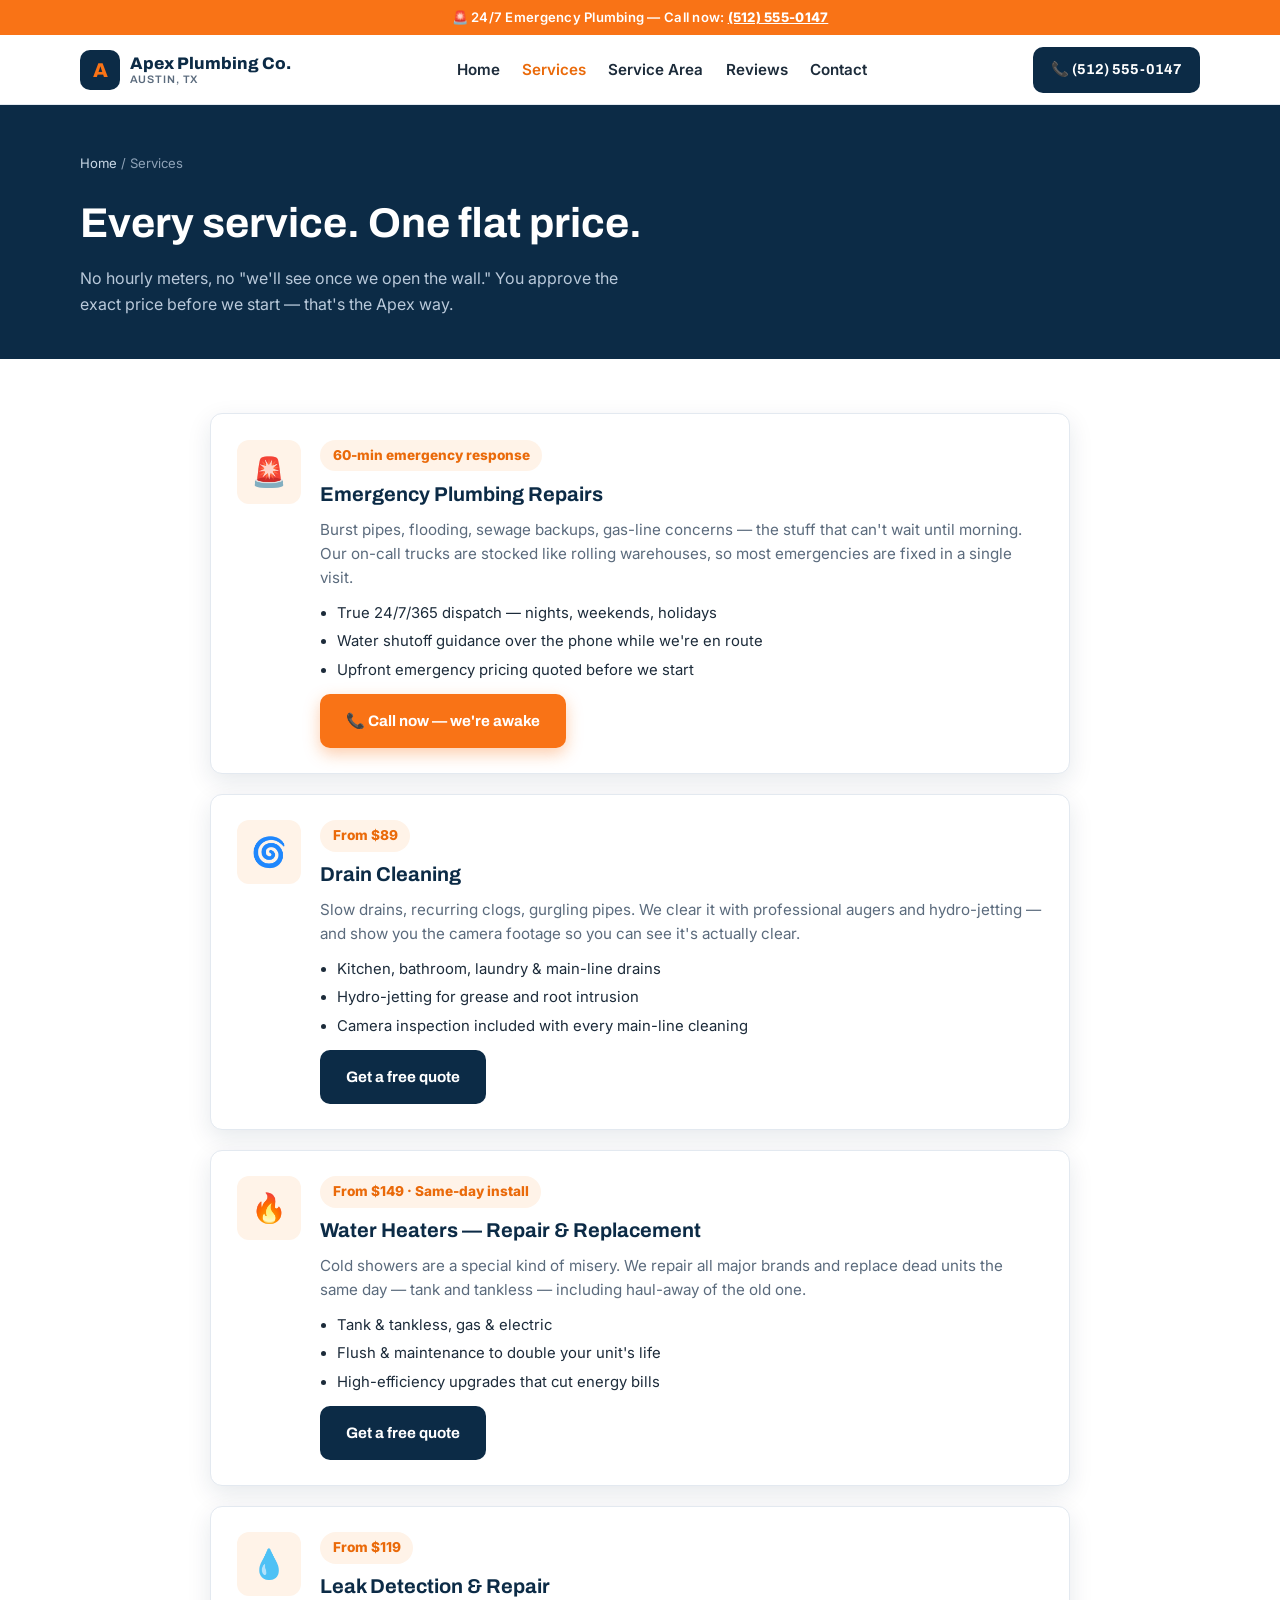
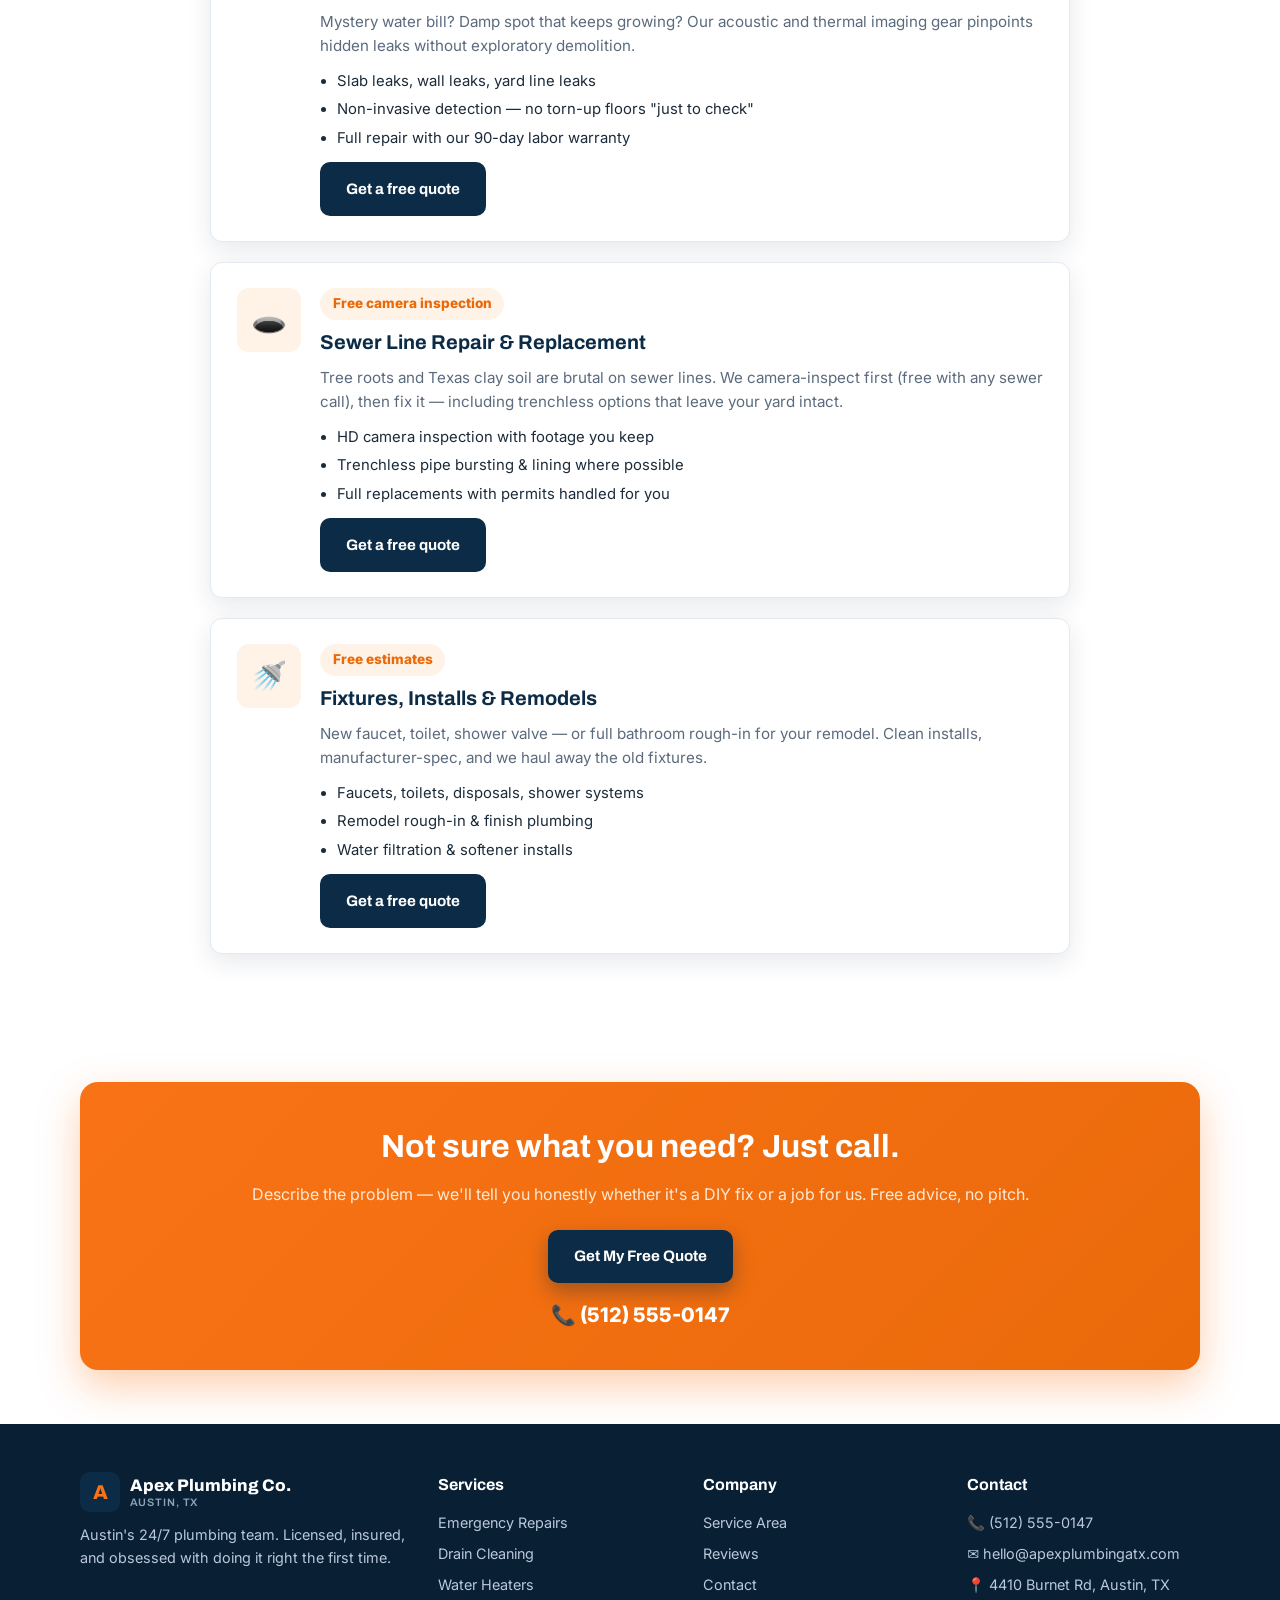
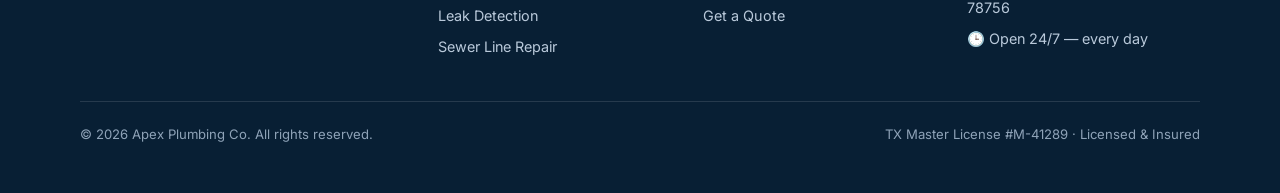
<file: demos/apex-plumbing/services.html>
<!DOCTYPE html>
<html lang="en">
<head>
  <meta charset="UTF-8">
  <meta name="viewport" content="width=device-width, initial-scale=1.0">
  <title>Plumbing Services in Austin, TX | Apex Plumbing Co.</title>
  <meta name="description" content="Emergency repairs, drain cleaning, water heaters, leak detection, sewer lines & fixtures. Upfront flat-rate pricing across Austin, TX.">
  <link rel="preconnect" href="https://fonts.googleapis.com">
  <link rel="preconnect" href="https://fonts.gstatic.com" crossorigin>
  <link href="https://fonts.googleapis.com/css2?family=Archivo:wght@600;700;800&family=Inter:wght@400;500;600;700&display=swap" rel="stylesheet">
  <link rel="stylesheet" href="css/style.css">
  <link rel="icon" href="data:image/svg+xml,<svg xmlns='http://www.w3.org/2000/svg' viewBox='0 0 100 100'><rect width='100' height='100' rx='20' fill='%230c2b46'/><text x='50' y='68' font-size='55' text-anchor='middle' fill='%23f97316' font-family='Arial' font-weight='bold'>A</text></svg>">
</head>
<body>

<div class="emergency-bar">🚨 24/7 Emergency Plumbing — Call now: <a href="tel:+15125550147">(512) 555-0147</a></div>

<header class="site-header">
  <div class="container header-inner">
    <a class="brand" href="index.html">
      <span class="brand-mark">A</span>
      <span class="brand-name">Apex Plumbing Co.<small>Austin, TX</small></span>
    </a>
    <nav>
      <ul class="nav-links">
        <li><a href="index.html">Home</a></li>
        <li><a href="services.html" class="active">Services</a></li>
        <li><a href="service-area.html">Service Area</a></li>
        <li><a href="reviews.html">Reviews</a></li>
        <li><a href="contact.html">Contact</a></li>
      </ul>
    </nav>
    <div class="header-actions">
      <a class="btn btn-call" href="tel:+15125550147">📞 (512) 555-0147</a>
      <button class="hamburger" aria-label="Open menu"><span></span><span></span><span></span></button>
    </div>
  </div>
  <nav class="mobile-nav" id="mobileNav">
    <a href="index.html">Home</a>
    <a href="services.html">Services</a>
    <a href="service-area.html">Service Area</a>
    <a href="reviews.html">Reviews</a>
    <a href="contact.html">Contact</a>
  </nav>
</header>

<main>
  <section class="page-hero">
    <div class="container">
      <div class="crumbs"><a href="index.html">Home</a> / Services</div>
      <h1>Every service. One flat price.</h1>
      <p>No hourly meters, no "we'll see once we open the wall." You approve the exact price before we start — that's the Apex way.</p>
    </div>
  </section>

  <section class="section">
    <div class="container" style="max-width:860px">

      <div class="service-detail">
        <div class="service-icon">🚨</div>
        <div>
          <span class="price-tag">60-min emergency response</span>
          <h3>Emergency Plumbing Repairs</h3>
          <p>Burst pipes, flooding, sewage backups, gas-line concerns — the stuff that can't wait until morning. Our on-call trucks are stocked like rolling warehouses, so most emergencies are fixed in a single visit.</p>
          <ul>
            <li>True 24/7/365 dispatch — nights, weekends, holidays</li>
            <li>Water shutoff guidance over the phone while we're en route</li>
            <li>Upfront emergency pricing quoted before we start</li>
          </ul>
          <a class="btn btn-primary" href="tel:+15125550147">📞 Call now — we're awake</a>
        </div>
      </div>

      <div class="service-detail">
        <div class="service-icon">🌀</div>
        <div>
          <span class="price-tag">From $89</span>
          <h3>Drain Cleaning</h3>
          <p>Slow drains, recurring clogs, gurgling pipes. We clear it with professional augers and hydro-jetting — and show you the camera footage so you can see it's actually clear.</p>
          <ul>
            <li>Kitchen, bathroom, laundry &amp; main-line drains</li>
            <li>Hydro-jetting for grease and root intrusion</li>
            <li>Camera inspection included with every main-line cleaning</li>
          </ul>
          <a class="btn btn-navy" href="contact.html">Get a free quote</a>
        </div>
      </div>

      <div class="service-detail">
        <div class="service-icon">🔥</div>
        <div>
          <span class="price-tag">From $149 · Same-day install</span>
          <h3>Water Heaters — Repair &amp; Replacement</h3>
          <p>Cold showers are a special kind of misery. We repair all major brands and replace dead units the same day — tank and tankless — including haul-away of the old one.</p>
          <ul>
            <li>Tank &amp; tankless, gas &amp; electric</li>
            <li>Flush &amp; maintenance to double your unit's life</li>
            <li>High-efficiency upgrades that cut energy bills</li>
          </ul>
          <a class="btn btn-navy" href="contact.html">Get a free quote</a>
        </div>
      </div>

      <div class="service-detail">
        <div class="service-icon">💧</div>
        <div>
          <span class="price-tag">From $119</span>
          <h3>Leak Detection &amp; Repair</h3>
          <p>Mystery water bill? Damp spot that keeps growing? Our acoustic and thermal imaging gear pinpoints hidden leaks without exploratory demolition.</p>
          <ul>
            <li>Slab leaks, wall leaks, yard line leaks</li>
            <li>Non-invasive detection — no torn-up floors "just to check"</li>
            <li>Full repair with our 90-day labor warranty</li>
          </ul>
          <a class="btn btn-navy" href="contact.html">Get a free quote</a>
        </div>
      </div>

      <div class="service-detail">
        <div class="service-icon">🕳️</div>
        <div>
          <span class="price-tag">Free camera inspection</span>
          <h3>Sewer Line Repair &amp; Replacement</h3>
          <p>Tree roots and Texas clay soil are brutal on sewer lines. We camera-inspect first (free with any sewer call), then fix it — including trenchless options that leave your yard intact.</p>
          <ul>
            <li>HD camera inspection with footage you keep</li>
            <li>Trenchless pipe bursting &amp; lining where possible</li>
            <li>Full replacements with permits handled for you</li>
          </ul>
          <a class="btn btn-navy" href="contact.html">Get a free quote</a>
        </div>
      </div>

      <div class="service-detail">
        <div class="service-icon">🚿</div>
        <div>
          <span class="price-tag">Free estimates</span>
          <h3>Fixtures, Installs &amp; Remodels</h3>
          <p>New faucet, toilet, shower valve — or full bathroom rough-in for your remodel. Clean installs, manufacturer-spec, and we haul away the old fixtures.</p>
          <ul>
            <li>Faucets, toilets, disposals, shower systems</li>
            <li>Remodel rough-in &amp; finish plumbing</li>
            <li>Water filtration &amp; softener installs</li>
          </ul>
          <a class="btn btn-navy" href="contact.html">Get a free quote</a>
        </div>
      </div>

    </div>
  </section>

  <section class="section">
    <div class="container">
      <div class="cta-banner">
        <h2>Not sure what you need? Just call.</h2>
        <p>Describe the problem — we'll tell you honestly whether it's a DIY fix or a job for us. Free advice, no pitch.</p>
        <a class="btn btn-navy" href="contact.html">Get My Free Quote</a>
        <a class="cta-phone" href="tel:+15125550147">📞 (512) 555-0147</a>
      </div>
    </div>
  </section>
</main>

<footer class="site-footer">
  <div class="container">
    <div class="footer-grid">
      <div class="footer-brand">
        <a class="brand" href="index.html" style="text-decoration:none">
          <span class="brand-mark">A</span>
          <span class="brand-name" style="color:#fff">Apex Plumbing Co.<small style="color:#8fa3b8">Austin, TX</small></span>
        </a>
        <p>Austin's 24/7 plumbing team. Licensed, insured, and obsessed with doing it right the first time.</p>
      </div>
      <div>
        <h4>Services</h4>
        <ul>
          <li><a href="services.html">Emergency Repairs</a></li>
          <li><a href="services.html">Drain Cleaning</a></li>
          <li><a href="services.html">Water Heaters</a></li>
          <li><a href="services.html">Leak Detection</a></li>
          <li><a href="services.html">Sewer Line Repair</a></li>
        </ul>
      </div>
      <div>
        <h4>Company</h4>
        <ul>
          <li><a href="service-area.html">Service Area</a></li>
          <li><a href="reviews.html">Reviews</a></li>
          <li><a href="contact.html">Contact</a></li>
          <li><a href="contact.html">Get a Quote</a></li>
        </ul>
      </div>
      <div>
        <h4>Contact</h4>
        <ul>
          <li><a href="tel:+15125550147">📞 (512) 555-0147</a></li>
          <li><a href="mailto:hello@apexplumbingatx.com">✉️ hello@apexplumbingatx.com</a></li>
          <li>📍 4410 Burnet Rd, Austin, TX 78756</li>
          <li>🕒 Open 24/7 — every day</li>
        </ul>
      </div>
    </div>
    <div class="footer-bottom">
      <span>© <span id="year">2026</span> Apex Plumbing Co. All rights reserved.</span>
      <span>TX Master License #M-41289 · Licensed &amp; Insured</span>
    </div>
  </div>
</footer>

<div class="call-bar">
  <a class="call-now" href="tel:+15125550147">📞 Call Now</a>
  <a class="get-quote" href="contact.html">Get Free Quote</a>
</div>

<script src="js/main.js"></script>
</body>
</html>
</file>
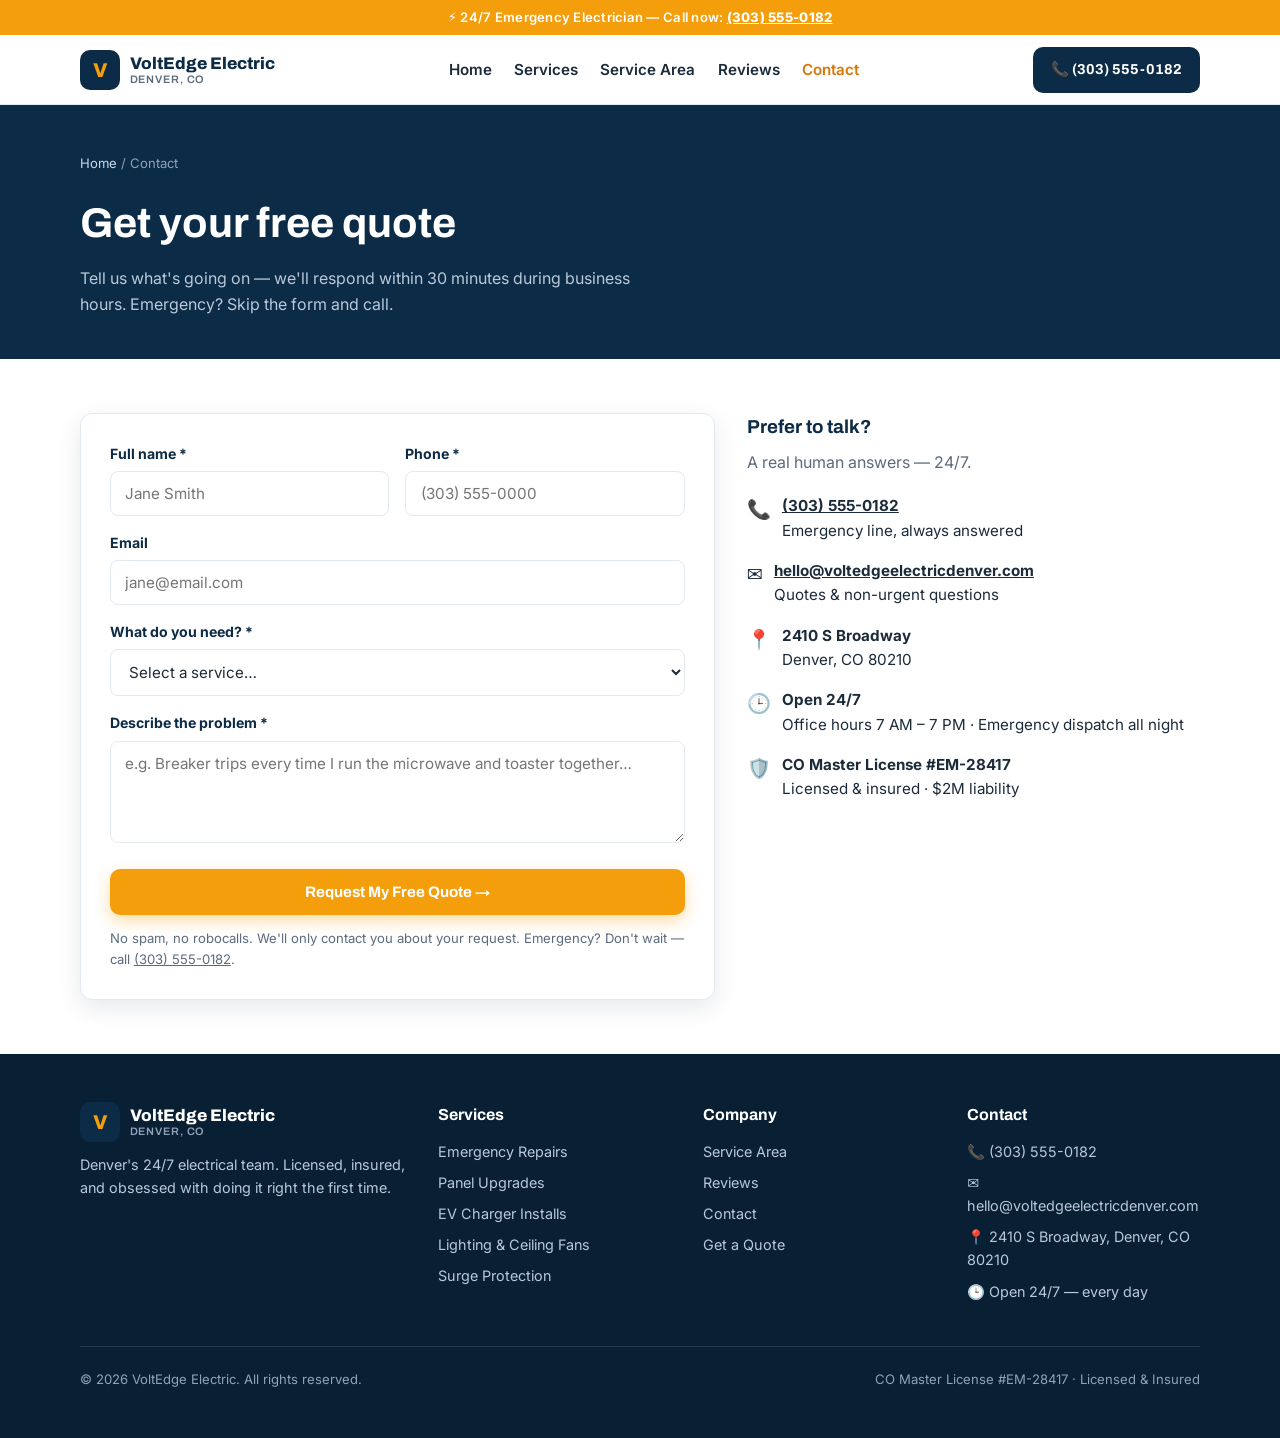
<file: demos/voltedge-electric/contact.html>
<!DOCTYPE html>
<html lang="en">
<head>
  <meta charset="UTF-8">
  <meta name="viewport" content="width=device-width, initial-scale=1.0">
  <title>Contact &amp; Free Quote | VoltEdge Electric — Denver, CO</title>
  <meta name="description" content="Get a free electrical quote in Denver, CO. Call (303) 555-0182 — 24/7 — or request a quote online. Upfront flat-rate pricing.">
  <link rel="preconnect" href="https://fonts.googleapis.com">
  <link rel="preconnect" href="https://fonts.gstatic.com" crossorigin>
  <link href="https://fonts.googleapis.com/css2?family=Archivo:wght@600;700;800&family=Inter:wght@400;500;600;700&display=swap" rel="stylesheet">
  <link rel="stylesheet" href="css/style.css">
  <link rel="icon" href="data:image/svg+xml,<svg xmlns='http://www.w3.org/2000/svg' viewBox='0 0 100 100'><rect width='100' height='100' rx='20' fill='%230c2b46'/><text x='50' y='68' font-size='55' text-anchor='middle' fill='%23f59e0b' font-family='Arial' font-weight='bold'>V</text></svg>">
</head>
<body>

<div class="emergency-bar">⚡ 24/7 Emergency Electrician — Call now: <a href="tel:+13035550182">(303) 555-0182</a></div>

<header class="site-header">
  <div class="container header-inner">
    <a class="brand" href="index.html">
      <span class="brand-mark">V</span>
      <span class="brand-name">VoltEdge Electric<small>Denver, CO</small></span>
    </a>
    <nav>
      <ul class="nav-links">
        <li><a href="index.html">Home</a></li>
        <li><a href="services.html">Services</a></li>
        <li><a href="service-area.html">Service Area</a></li>
        <li><a href="reviews.html">Reviews</a></li>
        <li><a href="contact.html" class="active">Contact</a></li>
      </ul>
    </nav>
    <div class="header-actions">
      <a class="btn btn-call" href="tel:+13035550182">📞 (303) 555-0182</a>
      <button class="hamburger" aria-label="Open menu"><span></span><span></span><span></span></button>
    </div>
  </div>
  <nav class="mobile-nav" id="mobileNav">
    <a href="index.html">Home</a>
    <a href="services.html">Services</a>
    <a href="service-area.html">Service Area</a>
    <a href="reviews.html">Reviews</a>
    <a href="contact.html">Contact</a>
  </nav>
</header>

<main>
  <section class="page-hero">
    <div class="container">
      <div class="crumbs"><a href="index.html">Home</a> / Contact</div>
      <h1>Get your free quote</h1>
      <p>Tell us what's going on — we'll respond within 30 minutes during business hours. Emergency? Skip the form and call.</p>
    </div>
  </section>

  <section class="section">
    <div class="container contact-grid">
      <div>
        <div class="form-success" id="formSuccess">
          ✓ Thanks! Your request is in. We'll call you back within 30 minutes during business hours (7 AM – 7 PM). Emergency? Call <a href="tel:+13035550182">(303) 555-0182</a> now.
        </div>
        <!--
          DEMO NOTE: this form currently shows a success message via JavaScript.
          For a live site, point the form at Formspree (https://formspree.io) or
          your own backend endpoint and remove the JS intercept in js/main.js.
        -->
        <form class="quote-form" id="quoteForm" novalidate>
          <div class="form-grid two">
            <div class="form-group">
              <label for="fName">Full name *</label>
              <input id="fName" name="name" type="text" placeholder="Jane Smith" required>
            </div>
            <div class="form-group">
              <label for="fPhone">Phone *</label>
              <input id="fPhone" name="phone" type="tel" placeholder="(303) 555-0000" required>
            </div>
          </div>
          <div class="form-grid" style="margin-top:1rem">
            <div class="form-group">
              <label for="fEmail">Email</label>
              <input id="fEmail" name="email" type="email" placeholder="jane@email.com">
            </div>
            <div class="form-group">
              <label for="fService">What do you need? *</label>
              <select id="fService" name="service" required>
                <option value="">Select a service…</option>
                <option>Emergency repair (call us now!)</option>
                <option>Panel upgrade / breaker issue</option>
                <option>EV charger installation</option>
                <option>Lighting / ceiling fan install</option>
                <option>Whole-home surge protection</option>
                <option>Rewiring / code correction</option>
                <option>Smart home / thermostat</option>
                <option>Something else</option>
              </select>
            </div>
            <div class="form-group">
              <label for="fMsg">Describe the problem *</label>
              <textarea id="fMsg" name="message" rows="4" placeholder="e.g. Breaker trips every time I run the microwave and toaster together…" required></textarea>
            </div>
          </div>
          <button class="btn btn-primary btn-block" type="submit" style="margin-top:1.2rem">Request My Free Quote →</button>
          <p class="form-note">No spam, no robocalls. We'll only contact you about your request. Emergency? Don't wait — call <a href="tel:+13035550182">(303) 555-0182</a>.</p>
        </form>
      </div>

      <aside class="contact-side">
        <h3>Prefer to talk?</h3>
        <p class="section-sub" style="margin-bottom:1.2rem">A real human answers — 24/7.</p>
        <div class="contact-line"><span class="ic">📞</span><span><strong><a href="tel:+13035550182">(303) 555-0182</a></strong><br>Emergency line, always answered</span></div>
        <div class="contact-line"><span class="ic">✉️</span><span><strong><a href="mailto:hello@voltedgeelectricdenver.com">hello@voltedgeelectricdenver.com</a></strong><br>Quotes &amp; non-urgent questions</span></div>
        <div class="contact-line"><span class="ic">📍</span><span><strong>2410 S Broadway</strong><br>Denver, CO 80210</span></div>
        <div class="contact-line"><span class="ic">🕒</span><span><strong>Open 24/7</strong><br>Office hours 7 AM – 7 PM · Emergency dispatch all night</span></div>
        <div class="contact-line"><span class="ic">🛡️</span><span><strong>CO Master License #EM-28417</strong><br>Licensed &amp; insured · $2M liability</span></div>
      </aside>
    </div>
  </section>
</main>

<footer class="site-footer">
  <div class="container">
    <div class="footer-grid">
      <div class="footer-brand">
        <a class="brand" href="index.html" style="text-decoration:none">
          <span class="brand-mark">V</span>
          <span class="brand-name" style="color:#fff">VoltEdge Electric<small style="color:#8fa3b8">Denver, CO</small></span>
        </a>
        <p>Denver's 24/7 electrical team. Licensed, insured, and obsessed with doing it right the first time.</p>
      </div>
      <div>
        <h4>Services</h4>
        <ul>
          <li><a href="services.html">Emergency Repairs</a></li>
          <li><a href="services.html">Panel Upgrades</a></li>
          <li><a href="services.html">EV Charger Installs</a></li>
          <li><a href="services.html">Lighting &amp; Ceiling Fans</a></li>
          <li><a href="services.html">Surge Protection</a></li>
        </ul>
      </div>
      <div>
        <h4>Company</h4>
        <ul>
          <li><a href="service-area.html">Service Area</a></li>
          <li><a href="reviews.html">Reviews</a></li>
          <li><a href="contact.html">Contact</a></li>
          <li><a href="contact.html">Get a Quote</a></li>
        </ul>
      </div>
      <div>
        <h4>Contact</h4>
        <ul>
          <li><a href="tel:+13035550182">📞 (303) 555-0182</a></li>
          <li><a href="mailto:hello@voltedgeelectricdenver.com">✉️ hello@voltedgeelectricdenver.com</a></li>
          <li>📍 2410 S Broadway, Denver, CO 80210</li>
          <li>🕒 Open 24/7 — every day</li>
        </ul>
      </div>
    </div>
    <div class="footer-bottom">
      <span>© <span id="year">2026</span> VoltEdge Electric. All rights reserved.</span>
      <span>CO Master License #EM-28417 · Licensed &amp; Insured</span>
    </div>
  </div>
</footer>

<div class="call-bar">
  <a class="call-now" href="tel:+13035550182">📞 Call Now</a>
  <a class="get-quote" href="contact.html">Get Free Quote</a>
</div>

<script src="js/main.js"></script>
</body>
</html>
</file>
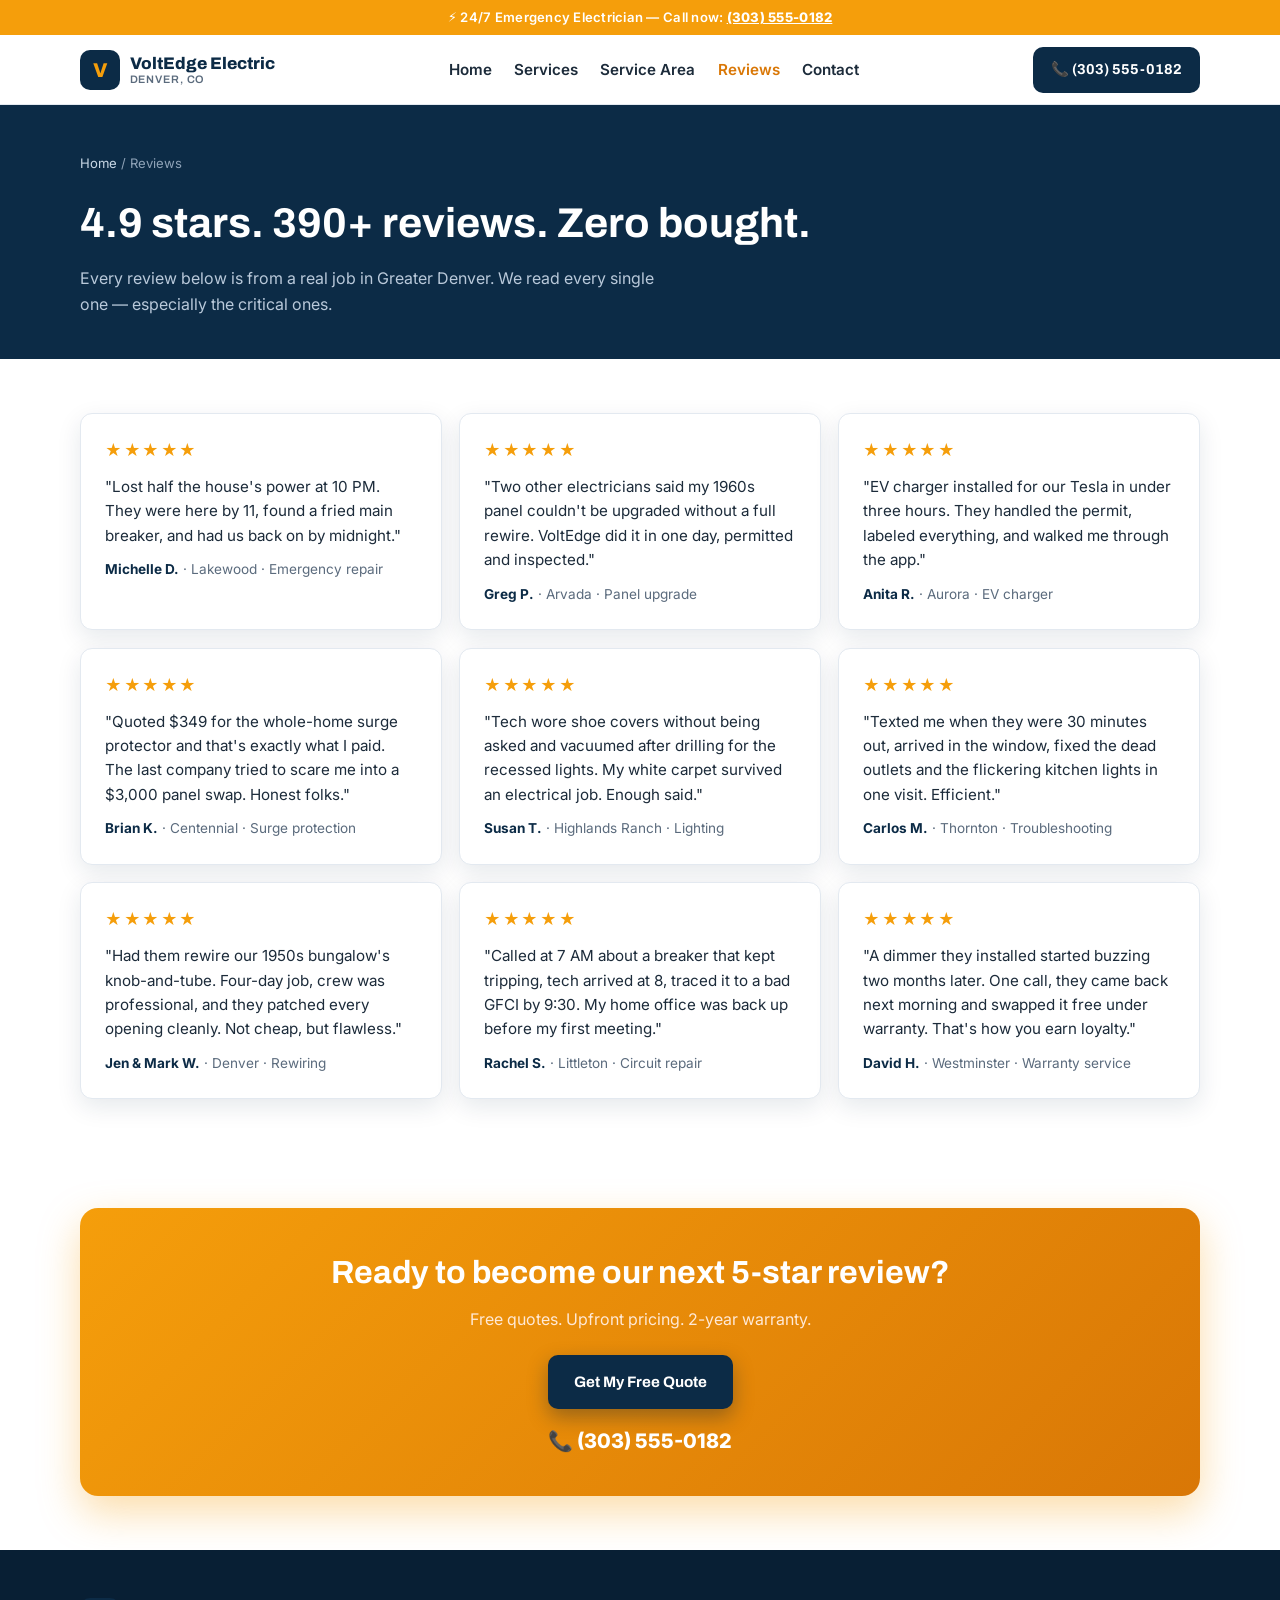
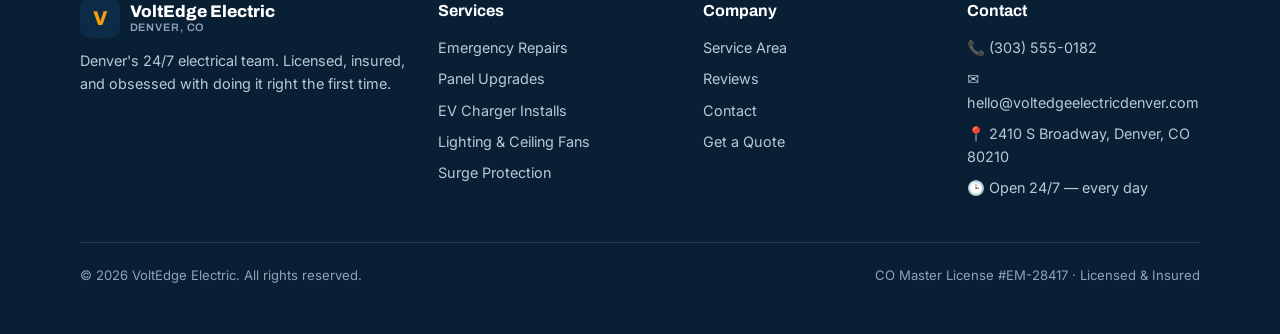
<file: demos/voltedge-electric/reviews.html>
<!DOCTYPE html>
<html lang="en">
<head>
  <meta charset="UTF-8">
  <meta name="viewport" content="width=device-width, initial-scale=1.0">
  <title>Reviews | VoltEdge Electric — Denver, CO</title>
  <meta name="description" content="390+ five-star Google reviews for VoltEdge Electric, Denver's 24/7 electricians. Read what your neighbors say, then call (303) 555-0182.">
  <link rel="preconnect" href="https://fonts.googleapis.com">
  <link rel="preconnect" href="https://fonts.gstatic.com" crossorigin>
  <link href="https://fonts.googleapis.com/css2?family=Archivo:wght@600;700;800&family=Inter:wght@400;500;600;700&display=swap" rel="stylesheet">
  <link rel="stylesheet" href="css/style.css">
  <link rel="icon" href="data:image/svg+xml,<svg xmlns='http://www.w3.org/2000/svg' viewBox='0 0 100 100'><rect width='100' height='100' rx='20' fill='%230c2b46'/><text x='50' y='68' font-size='55' text-anchor='middle' fill='%23f59e0b' font-family='Arial' font-weight='bold'>V</text></svg>">
</head>
<body>

<div class="emergency-bar">⚡ 24/7 Emergency Electrician — Call now: <a href="tel:+13035550182">(303) 555-0182</a></div>

<header class="site-header">
  <div class="container header-inner">
    <a class="brand" href="index.html">
      <span class="brand-mark">V</span>
      <span class="brand-name">VoltEdge Electric<small>Denver, CO</small></span>
    </a>
    <nav>
      <ul class="nav-links">
        <li><a href="index.html">Home</a></li>
        <li><a href="services.html">Services</a></li>
        <li><a href="service-area.html">Service Area</a></li>
        <li><a href="reviews.html" class="active">Reviews</a></li>
        <li><a href="contact.html">Contact</a></li>
      </ul>
    </nav>
    <div class="header-actions">
      <a class="btn btn-call" href="tel:+13035550182">📞 (303) 555-0182</a>
      <button class="hamburger" aria-label="Open menu"><span></span><span></span><span></span></button>
    </div>
  </div>
  <nav class="mobile-nav" id="mobileNav">
    <a href="index.html">Home</a>
    <a href="services.html">Services</a>
    <a href="service-area.html">Service Area</a>
    <a href="reviews.html">Reviews</a>
    <a href="contact.html">Contact</a>
  </nav>
</header>

<main>
  <section class="page-hero">
    <div class="container">
      <div class="crumbs"><a href="index.html">Home</a> / Reviews</div>
      <h1>4.9 stars. 390+ reviews. Zero bought.</h1>
      <p>Every review below is from a real job in Greater Denver. We read every single one — especially the critical ones.</p>
    </div>
  </section>

  <section class="section">
    <div class="container">
      <div class="reviews-grid">
        <div class="review-card">
          <div class="stars">★★★★★</div>
          <blockquote>"Lost half the house's power at 10 PM. They were here by 11, found a fried main breaker, and had us back on by midnight."</blockquote>
          <div class="who"><strong>Michelle D.</strong> · Lakewood · Emergency repair</div>
        </div>
        <div class="review-card">
          <div class="stars">★★★★★</div>
          <blockquote>"Two other electricians said my 1960s panel couldn't be upgraded without a full rewire. VoltEdge did it in one day, permitted and inspected."</blockquote>
          <div class="who"><strong>Greg P.</strong> · Arvada · Panel upgrade</div>
        </div>
        <div class="review-card">
          <div class="stars">★★★★★</div>
          <blockquote>"EV charger installed for our Tesla in under three hours. They handled the permit, labeled everything, and walked me through the app."</blockquote>
          <div class="who"><strong>Anita R.</strong> · Aurora · EV charger</div>
        </div>
        <div class="review-card">
          <div class="stars">★★★★★</div>
          <blockquote>"Quoted $349 for the whole-home surge protector and that's exactly what I paid. The last company tried to scare me into a $3,000 panel swap. Honest folks."</blockquote>
          <div class="who"><strong>Brian K.</strong> · Centennial · Surge protection</div>
        </div>
        <div class="review-card">
          <div class="stars">★★★★★</div>
          <blockquote>"Tech wore shoe covers without being asked and vacuumed after drilling for the recessed lights. My white carpet survived an electrical job. Enough said."</blockquote>
          <div class="who"><strong>Susan T.</strong> · Highlands Ranch · Lighting</div>
        </div>
        <div class="review-card">
          <div class="stars">★★★★★</div>
          <blockquote>"Texted me when they were 30 minutes out, arrived in the window, fixed the dead outlets and the flickering kitchen lights in one visit. Efficient."</blockquote>
          <div class="who"><strong>Carlos M.</strong> · Thornton · Troubleshooting</div>
        </div>
        <div class="review-card">
          <div class="stars">★★★★★</div>
          <blockquote>"Had them rewire our 1950s bungalow's knob-and-tube. Four-day job, crew was professional, and they patched every opening cleanly. Not cheap, but flawless."</blockquote>
          <div class="who"><strong>Jen &amp; Mark W.</strong> · Denver · Rewiring</div>
        </div>
        <div class="review-card">
          <div class="stars">★★★★★</div>
          <blockquote>"Called at 7 AM about a breaker that kept tripping, tech arrived at 8, traced it to a bad GFCI by 9:30. My home office was back up before my first meeting."</blockquote>
          <div class="who"><strong>Rachel S.</strong> · Littleton · Circuit repair</div>
        </div>
        <div class="review-card">
          <div class="stars">★★★★★</div>
          <blockquote>"A dimmer they installed started buzzing two months later. One call, they came back next morning and swapped it free under warranty. That's how you earn loyalty."</blockquote>
          <div class="who"><strong>David H.</strong> · Westminster · Warranty service</div>
        </div>
      </div>
    </div>
  </section>

  <section class="section">
    <div class="container">
      <div class="cta-banner">
        <h2>Ready to become our next 5-star review?</h2>
        <p>Free quotes. Upfront pricing. 2-year warranty.</p>
        <a class="btn btn-navy" href="contact.html">Get My Free Quote</a>
        <a class="cta-phone" href="tel:+13035550182">📞 (303) 555-0182</a>
      </div>
    </div>
  </section>
</main>

<footer class="site-footer">
  <div class="container">
    <div class="footer-grid">
      <div class="footer-brand">
        <a class="brand" href="index.html" style="text-decoration:none">
          <span class="brand-mark">V</span>
          <span class="brand-name" style="color:#fff">VoltEdge Electric<small style="color:#8fa3b8">Denver, CO</small></span>
        </a>
        <p>Denver's 24/7 electrical team. Licensed, insured, and obsessed with doing it right the first time.</p>
      </div>
      <div>
        <h4>Services</h4>
        <ul>
          <li><a href="services.html">Emergency Repairs</a></li>
          <li><a href="services.html">Panel Upgrades</a></li>
          <li><a href="services.html">EV Charger Installs</a></li>
          <li><a href="services.html">Lighting &amp; Ceiling Fans</a></li>
          <li><a href="services.html">Surge Protection</a></li>
        </ul>
      </div>
      <div>
        <h4>Company</h4>
        <ul>
          <li><a href="service-area.html">Service Area</a></li>
          <li><a href="reviews.html">Reviews</a></li>
          <li><a href="contact.html">Contact</a></li>
          <li><a href="contact.html">Get a Quote</a></li>
        </ul>
      </div>
      <div>
        <h4>Contact</h4>
        <ul>
          <li><a href="tel:+13035550182">📞 (303) 555-0182</a></li>
          <li><a href="mailto:hello@voltedgeelectricdenver.com">✉️ hello@voltedgeelectricdenver.com</a></li>
          <li>📍 2410 S Broadway, Denver, CO 80210</li>
          <li>🕒 Open 24/7 — every day</li>
        </ul>
      </div>
    </div>
    <div class="footer-bottom">
      <span>© <span id="year">2026</span> VoltEdge Electric. All rights reserved.</span>
      <span>CO Master License #EM-28417 · Licensed &amp; Insured</span>
    </div>
  </div>
</footer>

<div class="call-bar">
  <a class="call-now" href="tel:+13035550182">📞 Call Now</a>
  <a class="get-quote" href="contact.html">Get Free Quote</a>
</div>

<script src="js/main.js"></script>
</body>
</html>
</file>
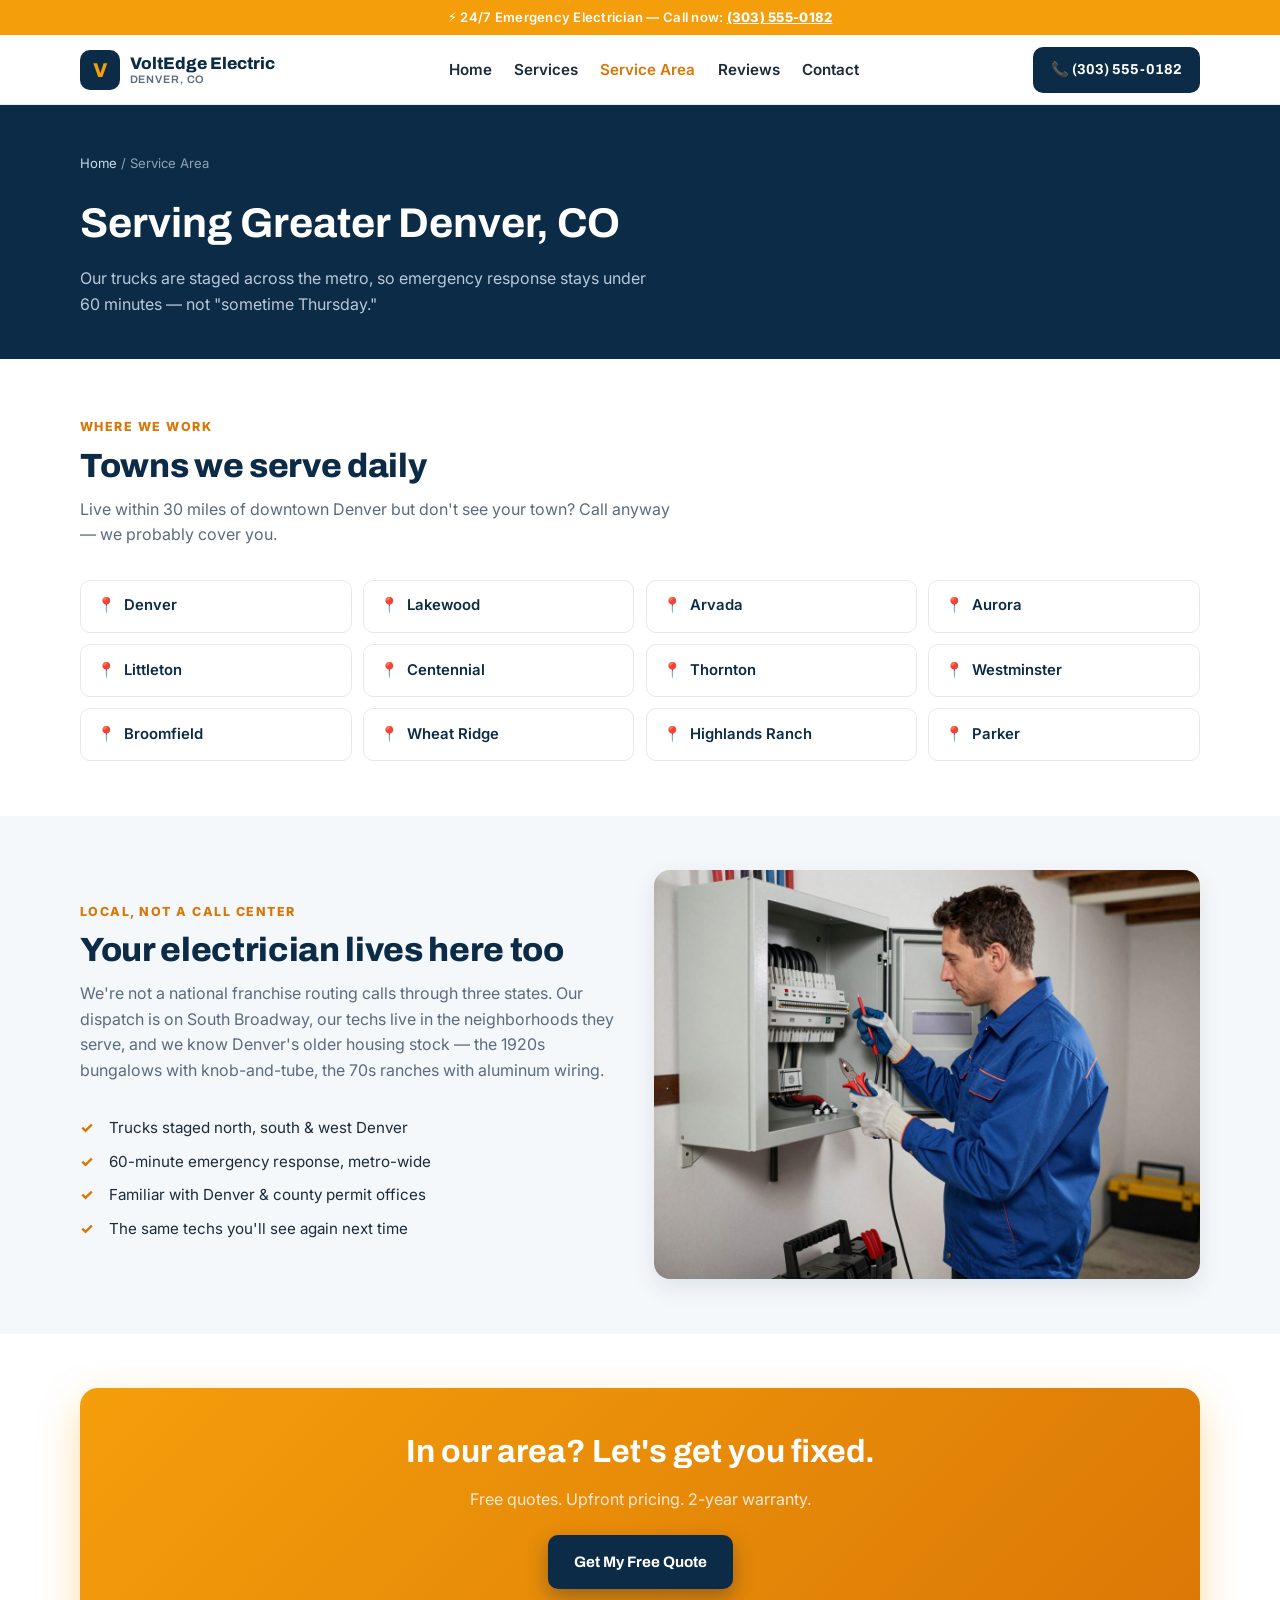
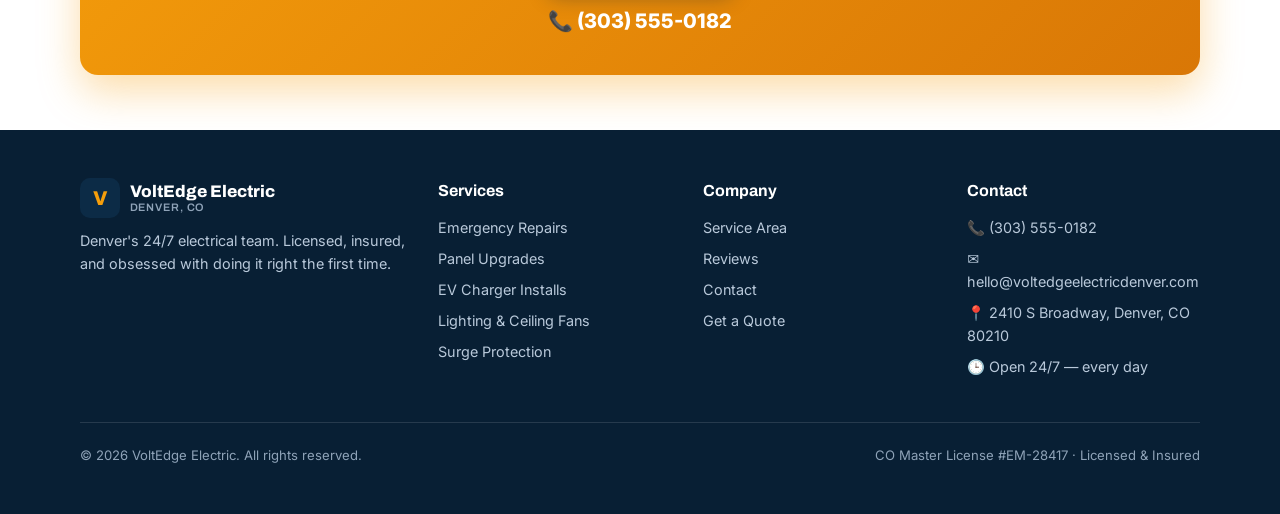
<file: demos/voltedge-electric/service-area.html>
<!DOCTYPE html>
<html lang="en">
<head>
  <meta charset="UTF-8">
  <meta name="viewport" content="width=device-width, initial-scale=1.0">
  <title>Service Area | VoltEdge Electric — Denver Metro, CO</title>
  <meta name="description" content="VoltEdge Electric serves Greater Denver — Denver, Lakewood, Arvada, Aurora, Littleton, Centennial and more. 60-min emergency response. Call (303) 555-0182.">
  <link rel="preconnect" href="https://fonts.googleapis.com">
  <link rel="preconnect" href="https://fonts.gstatic.com" crossorigin>
  <link href="https://fonts.googleapis.com/css2?family=Archivo:wght@600;700;800&family=Inter:wght@400;500;600;700&display=swap" rel="stylesheet">
  <link rel="stylesheet" href="css/style.css">
  <link rel="icon" href="data:image/svg+xml,<svg xmlns='http://www.w3.org/2000/svg' viewBox='0 0 100 100'><rect width='100' height='100' rx='20' fill='%230c2b46'/><text x='50' y='68' font-size='55' text-anchor='middle' fill='%23f59e0b' font-family='Arial' font-weight='bold'>V</text></svg>">
</head>
<body>

<div class="emergency-bar">⚡ 24/7 Emergency Electrician — Call now: <a href="tel:+13035550182">(303) 555-0182</a></div>

<header class="site-header">
  <div class="container header-inner">
    <a class="brand" href="index.html">
      <span class="brand-mark">V</span>
      <span class="brand-name">VoltEdge Electric<small>Denver, CO</small></span>
    </a>
    <nav>
      <ul class="nav-links">
        <li><a href="index.html">Home</a></li>
        <li><a href="services.html">Services</a></li>
        <li><a href="service-area.html" class="active">Service Area</a></li>
        <li><a href="reviews.html">Reviews</a></li>
        <li><a href="contact.html">Contact</a></li>
      </ul>
    </nav>
    <div class="header-actions">
      <a class="btn btn-call" href="tel:+13035550182">📞 (303) 555-0182</a>
      <button class="hamburger" aria-label="Open menu"><span></span><span></span><span></span></button>
    </div>
  </div>
  <nav class="mobile-nav" id="mobileNav">
    <a href="index.html">Home</a>
    <a href="services.html">Services</a>
    <a href="service-area.html">Service Area</a>
    <a href="reviews.html">Reviews</a>
    <a href="contact.html">Contact</a>
  </nav>
</header>

<main>
  <section class="page-hero">
    <div class="container">
      <div class="crumbs"><a href="index.html">Home</a> / Service Area</div>
      <h1>Serving Greater Denver, CO</h1>
      <p>Our trucks are staged across the metro, so emergency response stays under 60 minutes — not "sometime Thursday."</p>
    </div>
  </section>

  <section class="section">
    <div class="container">
      <span class="eyebrow">Where we work</span>
      <h2 class="section-title">Towns we serve daily</h2>
      <p class="section-sub">Live within 30 miles of downtown Denver but don't see your town? Call anyway — we probably cover you.</p>
      <div class="towns-grid">
        <div class="town">Denver</div>
        <div class="town">Lakewood</div>
        <div class="town">Arvada</div>
        <div class="town">Aurora</div>
        <div class="town">Littleton</div>
        <div class="town">Centennial</div>
        <div class="town">Thornton</div>
        <div class="town">Westminster</div>
        <div class="town">Broomfield</div>
        <div class="town">Wheat Ridge</div>
        <div class="town">Highlands Ranch</div>
        <div class="town">Parker</div>
      </div>
    </div>
  </section>

  <section class="section section-soft">
    <div class="container split">
      <div>
        <span class="eyebrow">Local, not a call center</span>
        <h2 class="section-title">Your electrician lives here too</h2>
        <p class="section-sub">We're not a national franchise routing calls through three states. Our dispatch is on South Broadway, our techs live in the neighborhoods they serve, and we know Denver's older housing stock — the 1920s bungalows with knob-and-tube, the 70s ranches with aluminum wiring.</p>
        <ul class="check-list">
          <li>Trucks staged north, south &amp; west Denver</li>
          <li>60-minute emergency response, metro-wide</li>
          <li>Familiar with Denver &amp; county permit offices</li>
          <li>The same techs you'll see again next time</li>
        </ul>
      </div>
      <div>
        <img src="images/panel.jpg" alt="VoltEdge Electric technician testing a residential electrical panel in Denver, CO">
      </div>
    </div>
  </section>

  <section class="section">
    <div class="container">
      <div class="cta-banner">
        <h2>In our area? Let's get you fixed.</h2>
        <p>Free quotes. Upfront pricing. 2-year warranty.</p>
        <a class="btn btn-navy" href="contact.html">Get My Free Quote</a>
        <a class="cta-phone" href="tel:+13035550182">📞 (303) 555-0182</a>
      </div>
    </div>
  </section>
</main>

<footer class="site-footer">
  <div class="container">
    <div class="footer-grid">
      <div class="footer-brand">
        <a class="brand" href="index.html" style="text-decoration:none">
          <span class="brand-mark">V</span>
          <span class="brand-name" style="color:#fff">VoltEdge Electric<small style="color:#8fa3b8">Denver, CO</small></span>
        </a>
        <p>Denver's 24/7 electrical team. Licensed, insured, and obsessed with doing it right the first time.</p>
      </div>
      <div>
        <h4>Services</h4>
        <ul>
          <li><a href="services.html">Emergency Repairs</a></li>
          <li><a href="services.html">Panel Upgrades</a></li>
          <li><a href="services.html">EV Charger Installs</a></li>
          <li><a href="services.html">Lighting &amp; Ceiling Fans</a></li>
          <li><a href="services.html">Surge Protection</a></li>
        </ul>
      </div>
      <div>
        <h4>Company</h4>
        <ul>
          <li><a href="service-area.html">Service Area</a></li>
          <li><a href="reviews.html">Reviews</a></li>
          <li><a href="contact.html">Contact</a></li>
          <li><a href="contact.html">Get a Quote</a></li>
        </ul>
      </div>
      <div>
        <h4>Contact</h4>
        <ul>
          <li><a href="tel:+13035550182">📞 (303) 555-0182</a></li>
          <li><a href="mailto:hello@voltedgeelectricdenver.com">✉️ hello@voltedgeelectricdenver.com</a></li>
          <li>📍 2410 S Broadway, Denver, CO 80210</li>
          <li>🕒 Open 24/7 — every day</li>
        </ul>
      </div>
    </div>
    <div class="footer-bottom">
      <span>© <span id="year">2026</span> VoltEdge Electric. All rights reserved.</span>
      <span>CO Master License #EM-28417 · Licensed &amp; Insured</span>
    </div>
  </div>
</footer>

<div class="call-bar">
  <a class="call-now" href="tel:+13035550182">📞 Call Now</a>
  <a class="get-quote" href="contact.html">Get Free Quote</a>
</div>

<script src="js/main.js"></script>
</body>
</html>
</file>
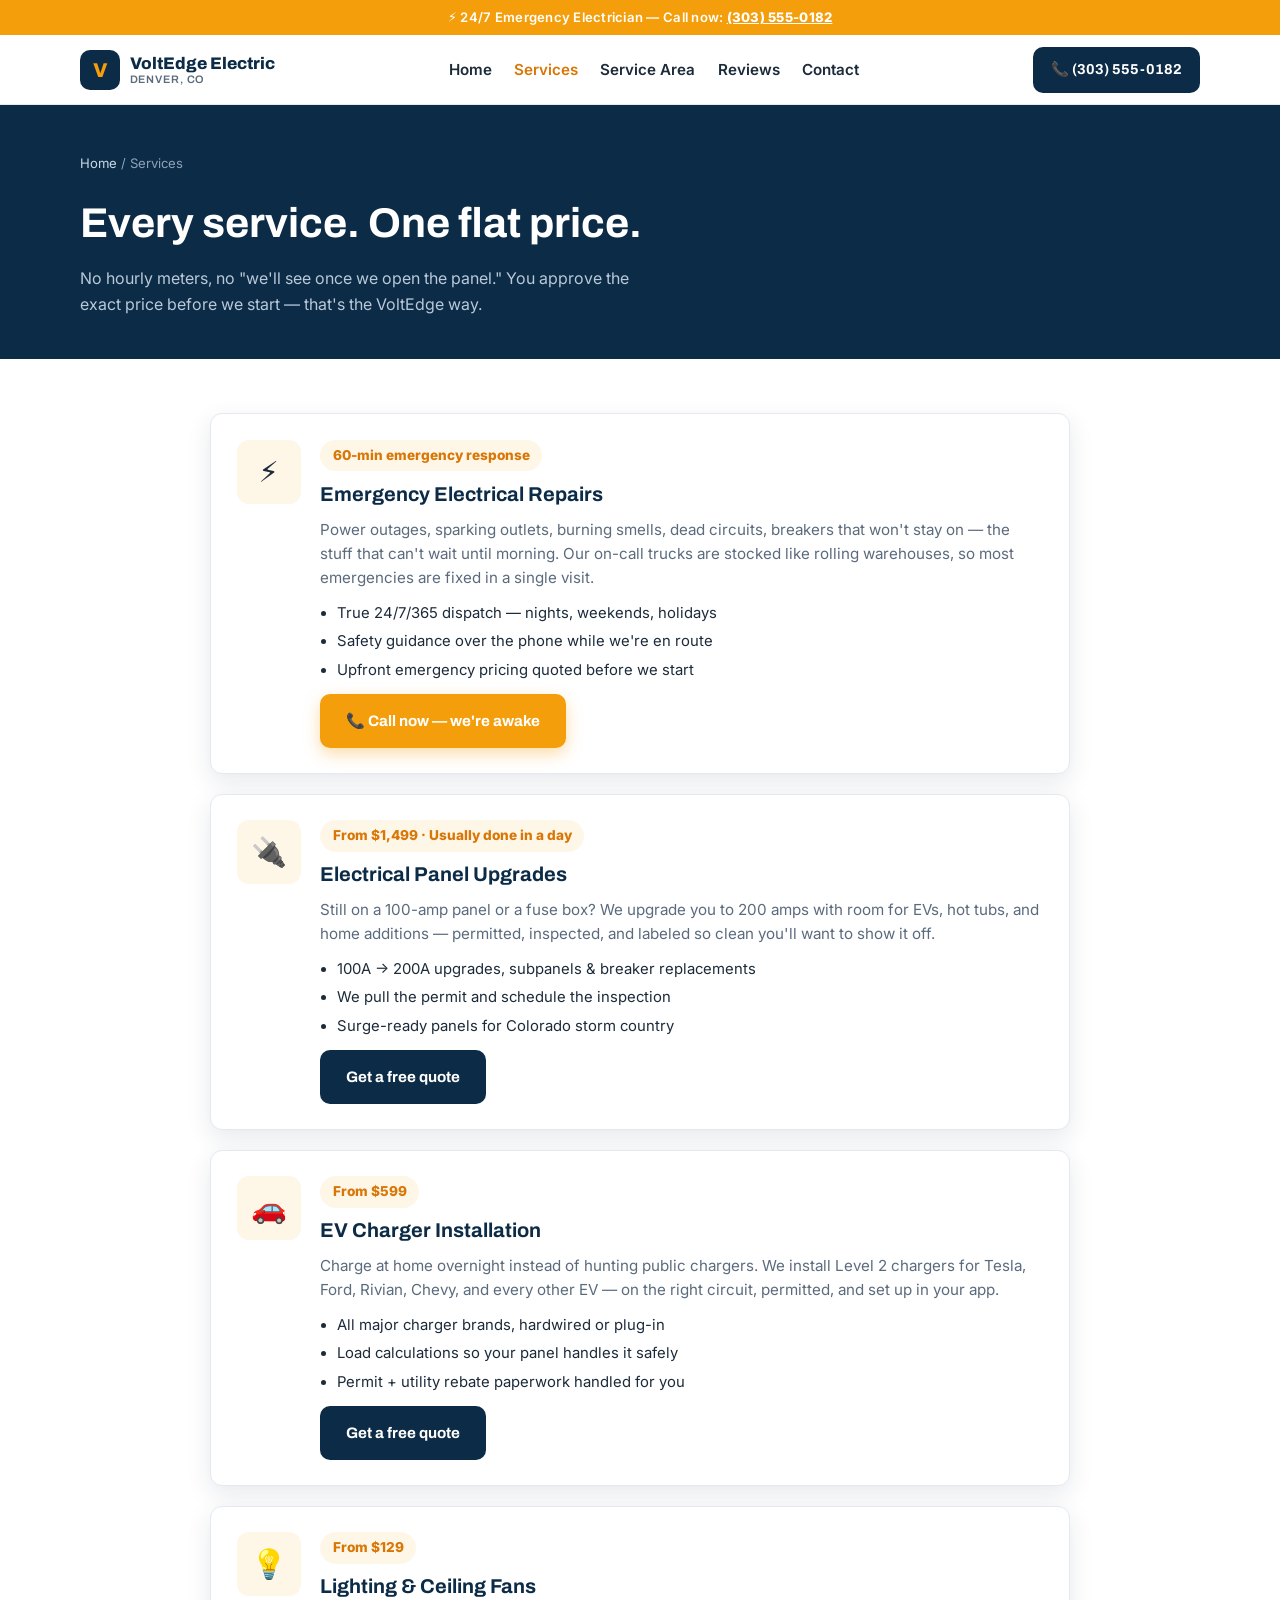
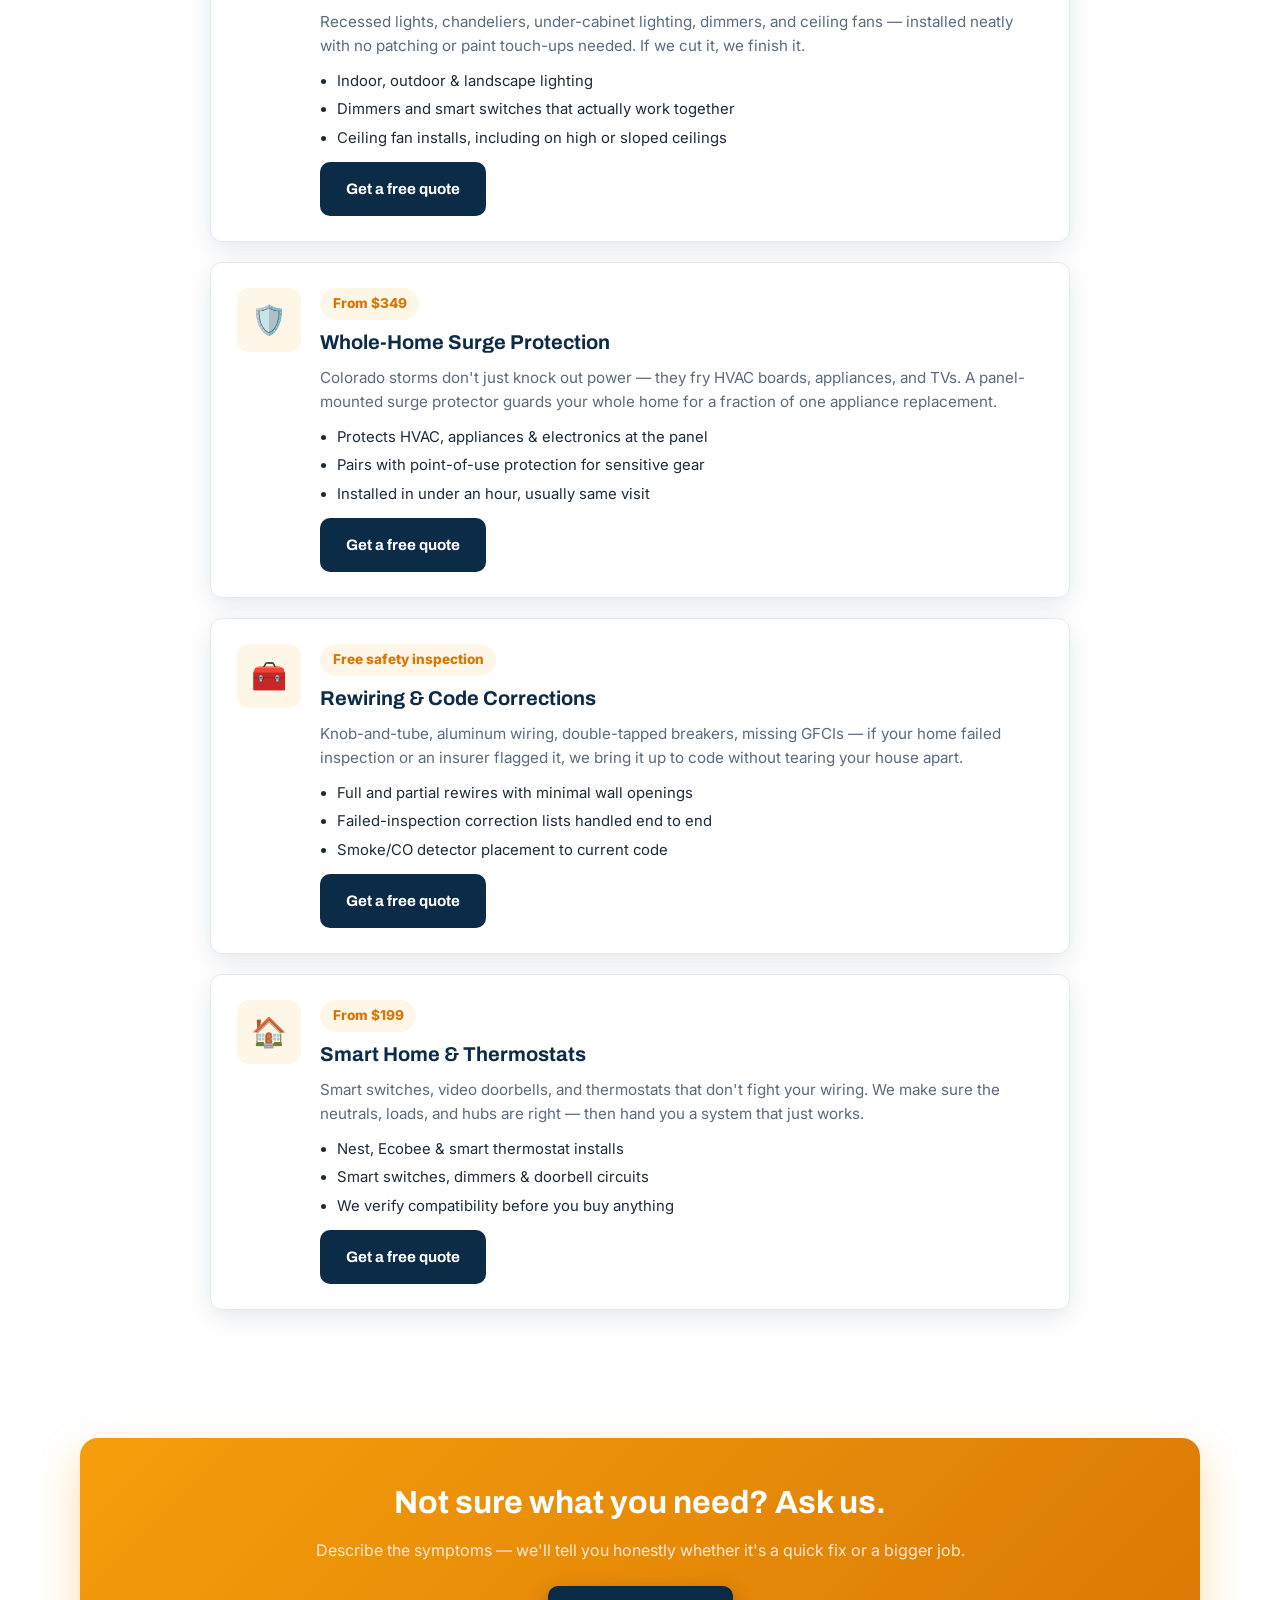
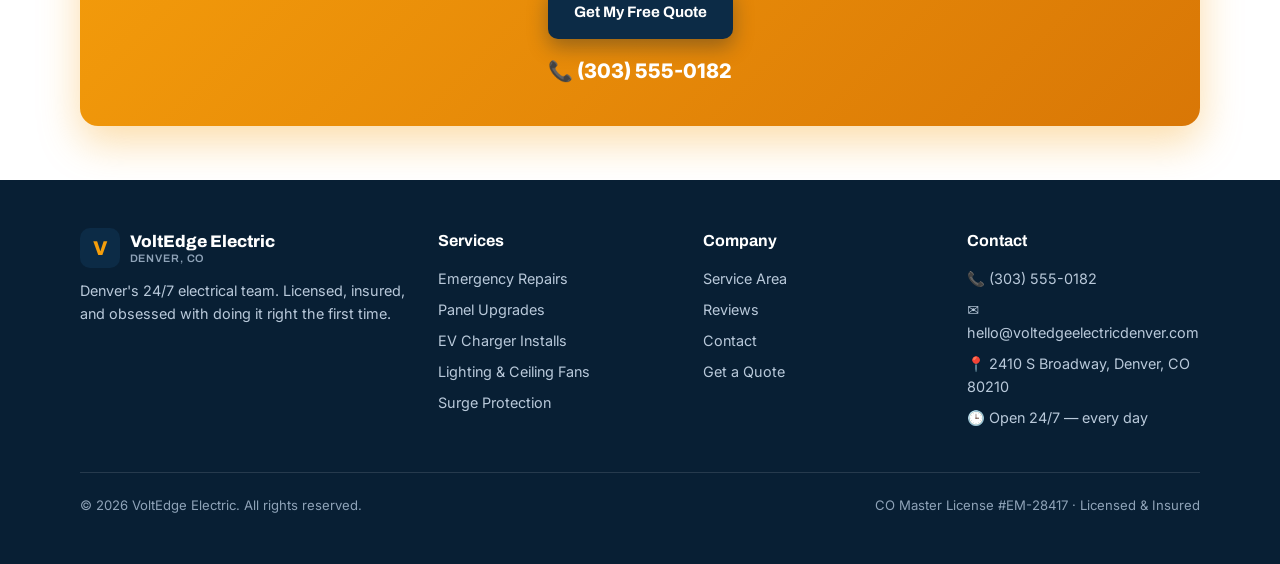
<file: demos/voltedge-electric/services.html>
<!DOCTYPE html>
<html lang="en">
<head>
  <meta charset="UTF-8">
  <meta name="viewport" content="width=device-width, initial-scale=1.0">
  <title>Electrical Services | VoltEdge Electric — Denver, CO</title>
  <meta name="description" content="Panel upgrades, EV chargers, lighting, surge protection, rewiring and 24/7 emergency repairs in Denver, CO. Flat-rate pricing from VoltEdge Electric. Call (303) 555-0182.">
  <link rel="preconnect" href="https://fonts.googleapis.com">
  <link rel="preconnect" href="https://fonts.gstatic.com" crossorigin>
  <link href="https://fonts.googleapis.com/css2?family=Archivo:wght@600;700;800&family=Inter:wght@400;500;600;700&display=swap" rel="stylesheet">
  <link rel="stylesheet" href="css/style.css">
  <link rel="icon" href="data:image/svg+xml,<svg xmlns='http://www.w3.org/2000/svg' viewBox='0 0 100 100'><rect width='100' height='100' rx='20' fill='%230c2b46'/><text x='50' y='68' font-size='55' text-anchor='middle' fill='%23f59e0b' font-family='Arial' font-weight='bold'>V</text></svg>">
</head>
<body>

<div class="emergency-bar">⚡ 24/7 Emergency Electrician — Call now: <a href="tel:+13035550182">(303) 555-0182</a></div>

<header class="site-header">
  <div class="container header-inner">
    <a class="brand" href="index.html">
      <span class="brand-mark">V</span>
      <span class="brand-name">VoltEdge Electric<small>Denver, CO</small></span>
    </a>
    <nav>
      <ul class="nav-links">
        <li><a href="index.html">Home</a></li>
        <li><a href="services.html" class="active">Services</a></li>
        <li><a href="service-area.html">Service Area</a></li>
        <li><a href="reviews.html">Reviews</a></li>
        <li><a href="contact.html">Contact</a></li>
      </ul>
    </nav>
    <div class="header-actions">
      <a class="btn btn-call" href="tel:+13035550182">📞 (303) 555-0182</a>
      <button class="hamburger" aria-label="Open menu"><span></span><span></span><span></span></button>
    </div>
  </div>
  <nav class="mobile-nav" id="mobileNav">
    <a href="index.html">Home</a>
    <a href="services.html">Services</a>
    <a href="service-area.html">Service Area</a>
    <a href="reviews.html">Reviews</a>
    <a href="contact.html">Contact</a>
  </nav>
</header>

<main>
  <section class="page-hero">
    <div class="container">
      <div class="crumbs"><a href="index.html">Home</a> / Services</div>
      <h1>Every service. One flat price.</h1>
      <p>No hourly meters, no "we'll see once we open the panel." You approve the exact price before we start — that's the VoltEdge way.</p>
    </div>
  </section>

  <section class="section">
    <div class="container" style="max-width:860px">

      <div class="service-detail">
        <div class="service-icon">⚡</div>
        <div>
          <span class="price-tag">60-min emergency response</span>
          <h3>Emergency Electrical Repairs</h3>
          <p>Power outages, sparking outlets, burning smells, dead circuits, breakers that won't stay on — the stuff that can't wait until morning. Our on-call trucks are stocked like rolling warehouses, so most emergencies are fixed in a single visit.</p>
          <ul>
            <li>True 24/7/365 dispatch — nights, weekends, holidays</li>
            <li>Safety guidance over the phone while we're en route</li>
            <li>Upfront emergency pricing quoted before we start</li>
          </ul>
          <a class="btn btn-primary" href="tel:+13035550182">📞 Call now — we're awake</a>
        </div>
      </div>

      <div class="service-detail">
        <div class="service-icon">🔌</div>
        <div>
          <span class="price-tag">From $1,499 · Usually done in a day</span>
          <h3>Electrical Panel Upgrades</h3>
          <p>Still on a 100-amp panel or a fuse box? We upgrade you to 200 amps with room for EVs, hot tubs, and home additions — permitted, inspected, and labeled so clean you'll want to show it off.</p>
          <ul>
            <li>100A → 200A upgrades, subpanels &amp; breaker replacements</li>
            <li>We pull the permit and schedule the inspection</li>
            <li>Surge-ready panels for Colorado storm country</li>
          </ul>
          <a class="btn btn-navy" href="contact.html">Get a free quote</a>
        </div>
      </div>

      <div class="service-detail">
        <div class="service-icon">🚗</div>
        <div>
          <span class="price-tag">From $599</span>
          <h3>EV Charger Installation</h3>
          <p>Charge at home overnight instead of hunting public chargers. We install Level 2 chargers for Tesla, Ford, Rivian, Chevy, and every other EV — on the right circuit, permitted, and set up in your app.</p>
          <ul>
            <li>All major charger brands, hardwired or plug-in</li>
            <li>Load calculations so your panel handles it safely</li>
            <li>Permit + utility rebate paperwork handled for you</li>
          </ul>
          <a class="btn btn-navy" href="contact.html">Get a free quote</a>
        </div>
      </div>

      <div class="service-detail">
        <div class="service-icon">💡</div>
        <div>
          <span class="price-tag">From $129</span>
          <h3>Lighting &amp; Ceiling Fans</h3>
          <p>Recessed lights, chandeliers, under-cabinet lighting, dimmers, and ceiling fans — installed neatly with no patching or paint touch-ups needed. If we cut it, we finish it.</p>
          <ul>
            <li>Indoor, outdoor &amp; landscape lighting</li>
            <li>Dimmers and smart switches that actually work together</li>
            <li>Ceiling fan installs, including on high or sloped ceilings</li>
          </ul>
          <a class="btn btn-navy" href="contact.html">Get a free quote</a>
        </div>
      </div>

      <div class="service-detail">
        <div class="service-icon">🛡️</div>
        <div>
          <span class="price-tag">From $349</span>
          <h3>Whole-Home Surge Protection</h3>
          <p>Colorado storms don't just knock out power — they fry HVAC boards, appliances, and TVs. A panel-mounted surge protector guards your whole home for a fraction of one appliance replacement.</p>
          <ul>
            <li>Protects HVAC, appliances &amp; electronics at the panel</li>
            <li>Pairs with point-of-use protection for sensitive gear</li>
            <li>Installed in under an hour, usually same visit</li>
          </ul>
          <a class="btn btn-navy" href="contact.html">Get a free quote</a>
        </div>
      </div>

      <div class="service-detail">
        <div class="service-icon">🧰</div>
        <div>
          <span class="price-tag">Free safety inspection</span>
          <h3>Rewiring &amp; Code Corrections</h3>
          <p>Knob-and-tube, aluminum wiring, double-tapped breakers, missing GFCIs — if your home failed inspection or an insurer flagged it, we bring it up to code without tearing your house apart.</p>
          <ul>
            <li>Full and partial rewires with minimal wall openings</li>
            <li>Failed-inspection correction lists handled end to end</li>
            <li>Smoke/CO detector placement to current code</li>
          </ul>
          <a class="btn btn-navy" href="contact.html">Get a free quote</a>
        </div>
      </div>

      <div class="service-detail">
        <div class="service-icon">🏠</div>
        <div>
          <span class="price-tag">From $199</span>
          <h3>Smart Home &amp; Thermostats</h3>
          <p>Smart switches, video doorbells, and thermostats that don't fight your wiring. We make sure the neutrals, loads, and hubs are right — then hand you a system that just works.</p>
          <ul>
            <li>Nest, Ecobee &amp; smart thermostat installs</li>
            <li>Smart switches, dimmers &amp; doorbell circuits</li>
            <li>We verify compatibility before you buy anything</li>
          </ul>
          <a class="btn btn-navy" href="contact.html">Get a free quote</a>
        </div>
      </div>

    </div>
  </section>

  <section class="section">
    <div class="container">
      <div class="cta-banner">
        <h2>Not sure what you need? Ask us.</h2>
        <p>Describe the symptoms — we'll tell you honestly whether it's a quick fix or a bigger job.</p>
        <a class="btn btn-navy" href="contact.html">Get My Free Quote</a>
        <a class="cta-phone" href="tel:+13035550182">📞 (303) 555-0182</a>
      </div>
    </div>
  </section>
</main>

<footer class="site-footer">
  <div class="container">
    <div class="footer-grid">
      <div class="footer-brand">
        <a class="brand" href="index.html" style="text-decoration:none">
          <span class="brand-mark">V</span>
          <span class="brand-name" style="color:#fff">VoltEdge Electric<small style="color:#8fa3b8">Denver, CO</small></span>
        </a>
        <p>Denver's 24/7 electrical team. Licensed, insured, and obsessed with doing it right the first time.</p>
      </div>
      <div>
        <h4>Services</h4>
        <ul>
          <li><a href="services.html">Emergency Repairs</a></li>
          <li><a href="services.html">Panel Upgrades</a></li>
          <li><a href="services.html">EV Charger Installs</a></li>
          <li><a href="services.html">Lighting &amp; Ceiling Fans</a></li>
          <li><a href="services.html">Surge Protection</a></li>
        </ul>
      </div>
      <div>
        <h4>Company</h4>
        <ul>
          <li><a href="service-area.html">Service Area</a></li>
          <li><a href="reviews.html">Reviews</a></li>
          <li><a href="contact.html">Contact</a></li>
          <li><a href="contact.html">Get a Quote</a></li>
        </ul>
      </div>
      <div>
        <h4>Contact</h4>
        <ul>
          <li><a href="tel:+13035550182">📞 (303) 555-0182</a></li>
          <li><a href="mailto:hello@voltedgeelectricdenver.com">✉️ hello@voltedgeelectricdenver.com</a></li>
          <li>📍 2410 S Broadway, Denver, CO 80210</li>
          <li>🕒 Open 24/7 — every day</li>
        </ul>
      </div>
    </div>
    <div class="footer-bottom">
      <span>© <span id="year">2026</span> VoltEdge Electric. All rights reserved.</span>
      <span>CO Master License #EM-28417 · Licensed &amp; Insured</span>
    </div>
  </div>
</footer>

<div class="call-bar">
  <a class="call-now" href="tel:+13035550182">📞 Call Now</a>
  <a class="get-quote" href="contact.html">Get Free Quote</a>
</div>

<script src="js/main.js"></script>
</body>
</html>
</file>
<file: demos/apex-plumbing/css/style.css>
/* Apex Plumbing Co. — demo site stylesheet (mobile-first) */

:root {
  --navy: #0c2b46;
  --navy-dark: #081f34;
  --orange: #f97316;
  --orange-dark: #ea6a0a;
  --orange-light: #fff3e8;
  --ink: #1c2b3a;
  --muted: #5b6b7d;
  --line: #e3e9f0;
  --bg: #ffffff;
  --bg-soft: #f5f8fb;
  --radius: 12px;
  --shadow: 0 8px 24px rgba(12, 43, 70, 0.10);
  --font-head: "Archivo", "Inter", system-ui, sans-serif;
  --font-body: "Inter", system-ui, -apple-system, "Segoe UI", sans-serif;
}

* { margin: 0; padding: 0; box-sizing: border-box; }
html { scroll-behavior: smooth; }
body {
  font-family: var(--font-body);
  color: var(--ink);
  background: var(--bg);
  line-height: 1.6;
  -webkit-font-smoothing: antialiased;
}
img { max-width: 100%; display: block; }
a { color: inherit; }
.container { width: min(1120px, 92%); margin: 0 auto; }

/* ---------- top emergency bar ---------- */
.emergency-bar {
  background: var(--orange);
  color: #fff;
  font-size: 0.82rem;
  font-weight: 600;
  text-align: center;
  padding: 0.45rem 1rem;
  letter-spacing: 0.02em;
}
.emergency-bar a { color: #fff; text-decoration: underline; font-weight: 800; white-space: nowrap; }

/* ---------- header ---------- */
.site-header {
  position: sticky; top: 0; z-index: 50;
  background: rgba(255,255,255,0.97);
  backdrop-filter: blur(8px);
  border-bottom: 1px solid var(--line);
}
.header-inner {
  display: flex; align-items: center; justify-content: space-between;
  padding: 0.7rem 0; gap: 1rem;
}
.brand { display: flex; align-items: center; gap: 0.6rem; text-decoration: none; }
.brand-mark {
  width: 40px; height: 40px; border-radius: 10px;
  background: var(--navy); color: var(--orange);
  display: grid; place-items: center;
  font-family: var(--font-head); font-weight: 800; font-size: 1.25rem;
}
.brand-name { font-family: var(--font-head); font-weight: 800; font-size: 1.05rem; line-height: 1.15; color: var(--navy); }
.brand-name small { display: block; font-size: 0.68rem; font-weight: 600; color: var(--muted); letter-spacing: 0.08em; text-transform: uppercase; }

.nav-links { display: none; list-style: none; gap: 1.4rem; }
.nav-links a { text-decoration: none; font-weight: 600; font-size: 0.95rem; color: var(--ink); }
.nav-links a:hover, .nav-links a.active { color: var(--orange-dark); }

.header-actions { display: flex; align-items: center; gap: 0.6rem; }
.hamburger {
  display: inline-flex; flex-direction: column; gap: 5px;
  background: none; border: 1px solid var(--line); border-radius: 8px;
  padding: 0.55rem 0.6rem; cursor: pointer;
}
.hamburger span { width: 20px; height: 2px; background: var(--navy); border-radius: 2px; }

/* mobile nav panel */
.mobile-nav {
  display: none; border-top: 1px solid var(--line); background: #fff;
  padding: 0.4rem 4% 1rem;
}
.mobile-nav.open { display: block; }
.mobile-nav a {
  display: block; padding: 0.7rem 0; text-decoration: none; font-weight: 600;
  border-bottom: 1px solid var(--line); color: var(--ink);
}
.mobile-nav a:last-child { border-bottom: none; }

/* ---------- buttons ---------- */
.btn {
  display: inline-flex; align-items: center; justify-content: center; gap: 0.5rem;
  font-family: var(--font-head); font-weight: 700; font-size: 0.95rem;
  padding: 0.8rem 1.5rem; border-radius: 10px; text-decoration: none;
  border: 2px solid transparent; cursor: pointer; transition: transform .12s ease, box-shadow .12s ease;
}
.btn:active { transform: scale(0.98); }
.btn-primary { background: var(--orange); color: #fff; box-shadow: 0 6px 16px rgba(249,115,22,.35); }
.btn-primary:hover { background: var(--orange-dark); }
.btn-outline { border-color: #fff; color: #fff; }
.btn-outline:hover { background: rgba(255,255,255,.12); }
.btn-navy { background: var(--navy); color: #fff; }
.btn-navy:hover { background: var(--navy-dark); }
.btn-call { background: var(--navy); color: #fff; padding: 0.6rem 1rem; font-size: 0.9rem; white-space: nowrap; }
.btn-call:hover { background: var(--navy-dark); }
.btn-block { width: 100%; }

/* ---------- hero ---------- */
.hero {
  position: relative; color: #fff; overflow: hidden;
  background: var(--navy-dark);
}
.hero-bg {
  position: absolute; inset: 0;
  background-size: cover; background-position: center;
  opacity: 0.38;
}
.hero::after {
  content: ""; position: absolute; inset: 0;
  background: linear-gradient(180deg, rgba(8,31,52,.55) 0%, rgba(8,31,52,.82) 100%);
}
.hero-content { position: relative; z-index: 2; padding: 4.2rem 0 3.6rem; max-width: 640px; }
.hero-badge {
  display: inline-flex; align-items: center; gap: .45rem;
  background: rgba(249,115,22,.16); border: 1px solid rgba(249,115,22,.6);
  color: #ffd9b8; font-size: .8rem; font-weight: 700; letter-spacing: .04em;
  padding: .35rem .8rem; border-radius: 999px; margin-bottom: 1rem; text-transform: uppercase;
}
.hero h1 {
  font-family: var(--font-head); font-weight: 800;
  font-size: clamp(2rem, 6vw, 3.2rem); line-height: 1.08; letter-spacing: -0.01em;
  margin-bottom: 1rem;
}
.hero h1 .accent { color: var(--orange); }
.hero p.lead { font-size: 1.08rem; color: #d7e3ef; margin-bottom: 1.6rem; max-width: 34rem; }
.hero-ctas { display: flex; flex-wrap: wrap; gap: 0.8rem; margin-bottom: 1.6rem; }
.hero-proof { display: flex; flex-wrap: wrap; gap: 1.2rem; font-size: 0.88rem; color: #c9d8e6; }
.hero-proof strong { color: #fff; }

/* ---------- trust bar ---------- */
.trust-bar { background: var(--bg-soft); border-bottom: 1px solid var(--line); }
.trust-inner {
  display: grid; grid-template-columns: repeat(2, 1fr); gap: 1rem;
  padding: 1.4rem 0; text-align: center;
}
.trust-item .big { font-family: var(--font-head); font-weight: 800; font-size: 1.35rem; color: var(--navy); }
.trust-item .small { font-size: 0.82rem; color: var(--muted); }

/* ---------- sections ---------- */
.section { padding: 3.4rem 0; }
.section-soft { background: var(--bg-soft); }
.section-navy { background: var(--navy); color: #fff; }
.section-navy .section-sub { color: #b9c9da; }
.eyebrow {
  display: inline-block; font-size: 0.78rem; font-weight: 800; letter-spacing: 0.12em;
  text-transform: uppercase; color: var(--orange-dark); margin-bottom: 0.6rem;
}
.section-navy .eyebrow { color: var(--orange); }
.section-title {
  font-family: var(--font-head); font-weight: 800; letter-spacing: -0.01em;
  font-size: clamp(1.5rem, 4vw, 2.1rem); line-height: 1.15; color: var(--navy);
  margin-bottom: 0.7rem;
}
.section-navy .section-title { color: #fff; }
.section-sub { color: var(--muted); max-width: 38rem; margin-bottom: 2rem; }

/* ---------- services grid ---------- */
.services-grid { display: grid; gap: 1.1rem; grid-template-columns: 1fr; }
.service-card {
  background: #fff; border: 1px solid var(--line); border-radius: var(--radius);
  padding: 1.5rem; box-shadow: var(--shadow);
  display: flex; flex-direction: column; gap: 0.6rem;
  transition: transform .15s ease, box-shadow .15s ease;
}
.service-card:hover { transform: translateY(-3px); box-shadow: 0 14px 30px rgba(12,43,70,.14); }
.service-icon {
  width: 46px; height: 46px; border-radius: 12px; font-size: 1.4rem;
  background: var(--orange-light); display: grid; place-items: center;
}
.service-card h3 { font-family: var(--font-head); font-size: 1.12rem; color: var(--navy); }
.service-card p { font-size: 0.93rem; color: var(--muted); flex: 1; }
.service-card .from { font-size: 0.85rem; font-weight: 700; color: var(--orange-dark); }
.service-card .card-link { font-weight: 700; font-size: 0.9rem; color: var(--navy); text-decoration: none; }
.service-card .card-link:hover { color: var(--orange-dark); }

/* service detail rows (services page) */
.service-detail {
  display: grid; gap: 1.2rem; background: #fff; border: 1px solid var(--line);
  border-radius: var(--radius); padding: 1.6rem; margin-bottom: 1.2rem; box-shadow: var(--shadow);
}
.service-detail h3 { font-family: var(--font-head); color: var(--navy); font-size: 1.25rem; margin: 0.4rem 0 0.5rem; }
.service-detail p { color: var(--muted); font-size: 0.95rem; }
.service-detail ul { margin: 0.7rem 0 0.7rem 1.1rem; color: var(--ink); font-size: 0.93rem; }
.service-detail li { margin-bottom: 0.3rem; }
.price-tag {
  display: inline-block; background: var(--orange-light); color: var(--orange-dark);
  font-weight: 800; font-size: 0.85rem; padding: 0.3rem 0.8rem; border-radius: 999px;
}

/* ---------- why us ---------- */
.why-grid { display: grid; gap: 1.1rem; grid-template-columns: 1fr; }
.why-card {
  background: rgba(255,255,255,.06); border: 1px solid rgba(255,255,255,.14);
  border-radius: var(--radius); padding: 1.5rem;
}
.why-card .num {
  font-family: var(--font-head); font-weight: 800; color: var(--orange); font-size: 1rem;
  letter-spacing: .1em; margin-bottom: .5rem;
}
.why-card h3 { font-family: var(--font-head); font-size: 1.1rem; margin-bottom: .4rem; }
.why-card p { color: #b9c9da; font-size: .93rem; }

/* ---------- steps ---------- */
.steps { display: grid; gap: 1rem; grid-template-columns: 1fr; counter-reset: step; }
.step {
  background: #fff; border: 1px solid var(--line); border-radius: var(--radius);
  padding: 1.5rem; position: relative; box-shadow: var(--shadow);
}
.step::before {
  counter-increment: step; content: counter(step);
  font-family: var(--font-head); font-weight: 800; font-size: 0.85rem;
  width: 34px; height: 34px; border-radius: 50%;
  background: var(--navy); color: #fff; display: grid; place-items: center; margin-bottom: 0.8rem;
}
.step h3 { font-family: var(--font-head); color: var(--navy); font-size: 1.05rem; margin-bottom: 0.35rem; }
.step p { font-size: 0.92rem; color: var(--muted); }

/* ---------- reviews ---------- */
.reviews-grid { display: grid; gap: 1.1rem; grid-template-columns: 1fr; }
.review-card {
  background: #fff; border: 1px solid var(--line); border-radius: var(--radius);
  padding: 1.5rem; box-shadow: var(--shadow); display: flex; flex-direction: column; gap: 0.7rem;
}
.stars { color: var(--orange); font-size: 1rem; letter-spacing: 0.1em; }
.review-card blockquote { font-size: 0.95rem; color: var(--ink); }
.review-card .who { font-size: 0.85rem; color: var(--muted); }
.review-card .who strong { color: var(--navy); }

/* ---------- towns ---------- */
.towns-grid {
  display: grid; grid-template-columns: repeat(2, 1fr); gap: 0.7rem; margin-top: 1.6rem;
}
.town {
  background: #fff; border: 1px solid var(--line); border-radius: 10px;
  padding: 0.85rem 1rem; font-weight: 600; font-size: 0.93rem; color: var(--navy);
  display: flex; align-items: center; gap: 0.5rem;
}
.town::before { content: "📍"; }

/* ---------- faq ---------- */
.faq details {
  background: #fff; border: 1px solid var(--line); border-radius: 10px;
  margin-bottom: 0.7rem; overflow: hidden;
}
.faq summary {
  cursor: pointer; padding: 1rem 1.2rem; font-weight: 700; color: var(--navy);
  list-style: none; display: flex; justify-content: space-between; align-items: center; gap: 1rem;
}
.faq summary::-webkit-details-marker { display: none; }
.faq summary::after { content: "+"; color: var(--orange); font-size: 1.3rem; font-weight: 800; flex: none; }
.faq details[open] summary::after { content: "–"; }
.faq details p { padding: 0 1.2rem 1.1rem; color: var(--muted); font-size: 0.93rem; }

/* ---------- cta banner ---------- */
.cta-banner {
  background: linear-gradient(135deg, var(--orange) 0%, var(--orange-dark) 100%);
  border-radius: 18px; color: #fff; padding: 2.4rem 1.6rem; text-align: center;
  box-shadow: 0 16px 40px rgba(249,115,22,.35);
}
.cta-banner h2 { font-family: var(--font-head); font-size: clamp(1.4rem, 4vw, 2rem); margin-bottom: 0.6rem; }
.cta-banner p { color: #ffe9d6; margin-bottom: 1.4rem; }
.cta-banner .btn-navy { box-shadow: 0 8px 20px rgba(8,31,52,.35); }
.cta-phone { display: block; margin-top: 1rem; font-weight: 800; font-size: 1.25rem; color: #fff; text-decoration: none; }

/* ---------- page hero (inner pages) ---------- */
.page-hero { background: var(--navy); color: #fff; padding: 3rem 0 2.6rem; }
.page-hero h1 { font-family: var(--font-head); font-size: clamp(1.8rem, 5vw, 2.6rem); margin-bottom: 0.6rem; }
.page-hero p { color: #b9c9da; max-width: 36rem; }
.crumbs { font-size: 0.82rem; color: #8fa3b8; margin-bottom: 1rem; }
.crumbs a { color: #c9d8e6; text-decoration: none; }

/* ---------- forms ---------- */
.quote-form {
  background: #fff; border: 1px solid var(--line); border-radius: var(--radius);
  padding: 1.8rem; box-shadow: var(--shadow);
}
.form-grid { display: grid; gap: 1rem; grid-template-columns: 1fr; }
.form-group label { display: block; font-weight: 700; font-size: 0.88rem; margin-bottom: 0.35rem; color: var(--navy); }
.form-group input, .form-group select, .form-group textarea {
  width: 100%; padding: 0.75rem 0.9rem; border: 1.5px solid var(--line); border-radius: 8px;
  font-size: 0.95rem; font-family: var(--font-body); color: var(--ink); background: #fff;
}
.form-group input:focus, .form-group select:focus, .form-group textarea:focus {
  outline: none; border-color: var(--orange); box-shadow: 0 0 0 3px rgba(249,115,22,.15);
}
.form-note { font-size: 0.82rem; color: var(--muted); margin-top: 0.8rem; }
.form-success {
  display: none; background: #ecfdf5; border: 1.5px solid #6ee7b7; color: #065f46;
  border-radius: 10px; padding: 1.2rem; font-weight: 600; margin-bottom: 1rem;
}
.form-success.show { display: block; }
.contact-side h3 { font-family: var(--font-head); color: var(--navy); margin-bottom: 0.4rem; }
.contact-line { display: flex; gap: 0.7rem; align-items: flex-start; margin-bottom: 1rem; font-size: 0.95rem; }
.contact-line .ic { font-size: 1.2rem; }
.contact-grid { display: grid; gap: 2rem; grid-template-columns: 1fr; }

/* ---------- footer ---------- */
.site-footer { background: var(--navy-dark); color: #b9c9da; padding: 3rem 0 7.5rem; font-size: 0.9rem; }
.footer-grid { display: grid; gap: 2rem; grid-template-columns: 1fr; }
.site-footer h4 { color: #fff; font-family: var(--font-head); font-size: 1rem; margin-bottom: 0.8rem; }
.site-footer ul { list-style: none; }
.site-footer li { margin-bottom: 0.5rem; }
.site-footer a { color: #b9c9da; text-decoration: none; }
.site-footer a:hover { color: var(--orange); }
.footer-brand p { margin-top: 0.7rem; max-width: 22rem; }
.footer-bottom {
  border-top: 1px solid rgba(255,255,255,.12); margin-top: 2.2rem; padding-top: 1.4rem;
  display: flex; flex-direction: column; gap: 0.5rem; font-size: 0.82rem; color: #8fa3b8;
}

/* ---------- sticky mobile call bar ---------- */
.call-bar {
  position: fixed; bottom: 0; left: 0; right: 0; z-index: 60;
  display: grid; grid-template-columns: 1fr 1fr;
  background: #fff; border-top: 1px solid var(--line);
  box-shadow: 0 -6px 20px rgba(12,43,70,.12);
}
.call-bar a {
  text-align: center; padding: 0.9rem 0.5rem; text-decoration: none;
  font-family: var(--font-head); font-weight: 800; font-size: 0.95rem;
}
.call-bar .call-now { background: var(--orange); color: #fff; }
.call-bar .get-quote { background: var(--navy); color: #fff; }

/* ---------- split (image + text) ---------- */
.split { display: grid; gap: 1.8rem; grid-template-columns: 1fr; align-items: center; }
.split img { border-radius: 16px; box-shadow: var(--shadow); }
.check-list { list-style: none; margin-top: 1rem; }
.check-list li { padding-left: 1.8rem; position: relative; margin-bottom: 0.6rem; font-size: 0.95rem; }
.check-list li::before { content: "✓"; position: absolute; left: 0; color: var(--orange-dark); font-weight: 800; }

/* ---------- responsive ---------- */
@media (max-width: 479px) {
  /* header call button doesn't fit next to the logo + hamburger on small phones;
     the sticky call bar at the bottom keeps the call CTA one tap away */
  .header-actions .btn-call { display: none; }
  .header-inner { gap: 0.75rem; }
}

@media (min-width: 640px) {
  .services-grid { grid-template-columns: repeat(2, 1fr); }
  .reviews-grid { grid-template-columns: repeat(2, 1fr); }
  .trust-inner { grid-template-columns: repeat(4, 1fr); }
  .towns-grid { grid-template-columns: repeat(3, 1fr); }
  .form-grid.two { grid-template-columns: 1fr 1fr; }
}

@media (min-width: 960px) {
  .nav-links { display: flex; }
  .hamburger { display: none; }
  .services-grid { grid-template-columns: repeat(3, 1fr); }
  .why-grid { grid-template-columns: repeat(3, 1fr); }
  .steps { grid-template-columns: repeat(3, 1fr); }
  .reviews-grid { grid-template-columns: repeat(3, 1fr); }
  .contact-grid { grid-template-columns: 1.4fr 1fr; }
  .split { grid-template-columns: 1fr 1fr; }
  .towns-grid { grid-template-columns: repeat(4, 1fr); }
  .service-detail { grid-template-columns: 64px 1fr; }
  .service-detail .service-icon { width: 64px; height: 64px; font-size: 1.8rem; }
  .call-bar { display: none; }
  .site-footer { padding-bottom: 3rem; }
  .footer-grid { grid-template-columns: 1.4fr 1fr 1fr 1fr; }
  .footer-bottom { flex-direction: row; justify-content: space-between; }
}
</file>
<file: demos/voltedge-electric/css/style.css>
/* VoltEdge Electric — demo site stylesheet (mobile-first) */

:root {
  --navy: #0c2b46;
  --navy-dark: #081f34;
  --amber: #f59e0b;
  --amber-dark: #d97706;
  --amber-light: #fef6e7;
  --ink: #1c2b3a;
  --muted: #5b6b7d;
  --line: #e3e9f0;
  --bg: #ffffff;
  --bg-soft: #f5f8fb;
  --radius: 12px;
  --shadow: 0 8px 24px rgba(12, 43, 70, 0.10);
  --font-head: "Archivo", "Inter", system-ui, sans-serif;
  --font-body: "Inter", system-ui, -apple-system, "Segoe UI", sans-serif;
}

* { margin: 0; padding: 0; box-sizing: border-box; }
html { scroll-behavior: smooth; }
body {
  font-family: var(--font-body);
  color: var(--ink);
  background: var(--bg);
  line-height: 1.6;
  -webkit-font-smoothing: antialiased;
}
img { max-width: 100%; display: block; }
a { color: inherit; }
.container { width: min(1120px, 92%); margin: 0 auto; }

/* ---------- top emergency bar ---------- */
.emergency-bar {
  background: var(--amber);
  color: #fff;
  font-size: 0.82rem;
  font-weight: 600;
  text-align: center;
  padding: 0.45rem 1rem;
  letter-spacing: 0.02em;
}
.emergency-bar a { color: #fff; text-decoration: underline; font-weight: 800; white-space: nowrap; }

/* ---------- header ---------- */
.site-header {
  position: sticky; top: 0; z-index: 50;
  background: rgba(255,255,255,0.97);
  backdrop-filter: blur(8px);
  border-bottom: 1px solid var(--line);
}
.header-inner {
  display: flex; align-items: center; justify-content: space-between;
  padding: 0.7rem 0; gap: 1rem;
}
.brand { display: flex; align-items: center; gap: 0.6rem; text-decoration: none; }
.brand-mark {
  width: 40px; height: 40px; border-radius: 10px;
  background: var(--navy); color: var(--amber);
  display: grid; place-items: center;
  font-family: var(--font-head); font-weight: 800; font-size: 1.25rem;
}
.brand-name { font-family: var(--font-head); font-weight: 800; font-size: 1.05rem; line-height: 1.15; color: var(--navy); }
.brand-name small { display: block; font-size: 0.68rem; font-weight: 600; color: var(--muted); letter-spacing: 0.08em; text-transform: uppercase; }

.nav-links { display: none; list-style: none; gap: 1.4rem; }
.nav-links a { text-decoration: none; font-weight: 600; font-size: 0.95rem; color: var(--ink); }
.nav-links a:hover, .nav-links a.active { color: var(--amber-dark); }

.header-actions { display: flex; align-items: center; gap: 0.6rem; }
.hamburger {
  display: inline-flex; flex-direction: column; gap: 5px;
  background: none; border: 1px solid var(--line); border-radius: 8px;
  padding: 0.55rem 0.6rem; cursor: pointer;
}
.hamburger span { width: 20px; height: 2px; background: var(--navy); border-radius: 2px; }

/* mobile nav panel */
.mobile-nav {
  display: none; border-top: 1px solid var(--line); background: #fff;
  padding: 0.4rem 4% 1rem;
}
.mobile-nav.open { display: block; }
.mobile-nav a {
  display: block; padding: 0.7rem 0; text-decoration: none; font-weight: 600;
  border-bottom: 1px solid var(--line); color: var(--ink);
}
.mobile-nav a:last-child { border-bottom: none; }

/* ---------- buttons ---------- */
.btn {
  display: inline-flex; align-items: center; justify-content: center; gap: 0.5rem;
  font-family: var(--font-head); font-weight: 700; font-size: 0.95rem;
  padding: 0.8rem 1.5rem; border-radius: 10px; text-decoration: none;
  border: 2px solid transparent; cursor: pointer; transition: transform .12s ease, box-shadow .12s ease;
}
.btn:active { transform: scale(0.98); }
.btn-primary { background: var(--amber); color: #fff; box-shadow: 0 6px 16px rgba(245,158,11,.35); }
.btn-primary:hover { background: var(--amber-dark); }
.btn-outline { border-color: #fff; color: #fff; }
.btn-outline:hover { background: rgba(255,255,255,.12); }
.btn-navy { background: var(--navy); color: #fff; }
.btn-navy:hover { background: var(--navy-dark); }
.btn-call { background: var(--navy); color: #fff; padding: 0.6rem 1rem; font-size: 0.9rem; white-space: nowrap; }
.btn-call:hover { background: var(--navy-dark); }
.btn-block { width: 100%; }

/* ---------- hero ---------- */
.hero {
  position: relative; color: #fff; overflow: hidden;
  background: var(--navy-dark);
}
.hero-bg {
  position: absolute; inset: 0;
  background-size: cover; background-position: center;
  opacity: 0.38;
}
.hero::after {
  content: ""; position: absolute; inset: 0;
  background: linear-gradient(180deg, rgba(8,31,52,.55) 0%, rgba(8,31,52,.82) 100%);
}
.hero-content { position: relative; z-index: 2; padding: 4.2rem 0 3.6rem; max-width: 640px; }
.hero-badge {
  display: inline-flex; align-items: center; gap: .45rem;
  background: rgba(245,158,11,.16); border: 1px solid rgba(245,158,11,.6);
  color: #ffd9b8; font-size: .8rem; font-weight: 700; letter-spacing: .04em;
  padding: .35rem .8rem; border-radius: 999px; margin-bottom: 1rem; text-transform: uppercase;
}
.hero h1 {
  font-family: var(--font-head); font-weight: 800;
  font-size: clamp(2rem, 6vw, 3.2rem); line-height: 1.08; letter-spacing: -0.01em;
  margin-bottom: 1rem;
}
.hero h1 .accent { color: var(--amber); }
.hero p.lead { font-size: 1.08rem; color: #d7e3ef; margin-bottom: 1.6rem; max-width: 34rem; }
.hero-ctas { display: flex; flex-wrap: wrap; gap: 0.8rem; margin-bottom: 1.6rem; }
.hero-proof { display: flex; flex-wrap: wrap; gap: 1.2rem; font-size: 0.88rem; color: #c9d8e6; }
.hero-proof strong { color: #fff; }

/* ---------- trust bar ---------- */
.trust-bar { background: var(--bg-soft); border-bottom: 1px solid var(--line); }
.trust-inner {
  display: grid; grid-template-columns: repeat(2, 1fr); gap: 1rem;
  padding: 1.4rem 0; text-align: center;
}
.trust-item .big { font-family: var(--font-head); font-weight: 800; font-size: 1.35rem; color: var(--navy); }
.trust-item .small { font-size: 0.82rem; color: var(--muted); }

/* ---------- sections ---------- */
.section { padding: 3.4rem 0; }
.section-soft { background: var(--bg-soft); }
.section-navy { background: var(--navy); color: #fff; }
.section-navy .section-sub { color: #b9c9da; }
.eyebrow {
  display: inline-block; font-size: 0.78rem; font-weight: 800; letter-spacing: 0.12em;
  text-transform: uppercase; color: var(--amber-dark); margin-bottom: 0.6rem;
}
.section-navy .eyebrow { color: var(--amber); }
.section-title {
  font-family: var(--font-head); font-weight: 800; letter-spacing: -0.01em;
  font-size: clamp(1.5rem, 4vw, 2.1rem); line-height: 1.15; color: var(--navy);
  margin-bottom: 0.7rem;
}
.section-navy .section-title { color: #fff; }
.section-sub { color: var(--muted); max-width: 38rem; margin-bottom: 2rem; }

/* ---------- services grid ---------- */
.services-grid { display: grid; gap: 1.1rem; grid-template-columns: 1fr; }
.service-card {
  background: #fff; border: 1px solid var(--line); border-radius: var(--radius);
  padding: 1.5rem; box-shadow: var(--shadow);
  display: flex; flex-direction: column; gap: 0.6rem;
  transition: transform .15s ease, box-shadow .15s ease;
}
.service-card:hover { transform: translateY(-3px); box-shadow: 0 14px 30px rgba(12,43,70,.14); }
.service-icon {
  width: 46px; height: 46px; border-radius: 12px; font-size: 1.4rem;
  background: var(--amber-light); display: grid; place-items: center;
}
.service-card h3 { font-family: var(--font-head); font-size: 1.12rem; color: var(--navy); }
.service-card p { font-size: 0.93rem; color: var(--muted); flex: 1; }
.service-card .from { font-size: 0.85rem; font-weight: 700; color: var(--amber-dark); }
.service-card .card-link { font-weight: 700; font-size: 0.9rem; color: var(--navy); text-decoration: none; }
.service-card .card-link:hover { color: var(--amber-dark); }

/* service detail rows (services page) */
.service-detail {
  display: grid; gap: 1.2rem; background: #fff; border: 1px solid var(--line);
  border-radius: var(--radius); padding: 1.6rem; margin-bottom: 1.2rem; box-shadow: var(--shadow);
}
.service-detail h3 { font-family: var(--font-head); color: var(--navy); font-size: 1.25rem; margin: 0.4rem 0 0.5rem; }
.service-detail p { color: var(--muted); font-size: 0.95rem; }
.service-detail ul { margin: 0.7rem 0 0.7rem 1.1rem; color: var(--ink); font-size: 0.93rem; }
.service-detail li { margin-bottom: 0.3rem; }
.price-tag {
  display: inline-block; background: var(--amber-light); color: var(--amber-dark);
  font-weight: 800; font-size: 0.85rem; padding: 0.3rem 0.8rem; border-radius: 999px;
}

/* ---------- why us ---------- */
.why-grid { display: grid; gap: 1.1rem; grid-template-columns: 1fr; }
.why-card {
  background: rgba(255,255,255,.06); border: 1px solid rgba(255,255,255,.14);
  border-radius: var(--radius); padding: 1.5rem;
}
.why-card .num {
  font-family: var(--font-head); font-weight: 800; color: var(--amber); font-size: 1rem;
  letter-spacing: .1em; margin-bottom: .5rem;
}
.why-card h3 { font-family: var(--font-head); font-size: 1.1rem; margin-bottom: .4rem; }
.why-card p { color: #b9c9da; font-size: .93rem; }

/* ---------- steps ---------- */
.steps { display: grid; gap: 1rem; grid-template-columns: 1fr; counter-reset: step; }
.step {
  background: #fff; border: 1px solid var(--line); border-radius: var(--radius);
  padding: 1.5rem; position: relative; box-shadow: var(--shadow);
}
.step::before {
  counter-increment: step; content: counter(step);
  font-family: var(--font-head); font-weight: 800; font-size: 0.85rem;
  width: 34px; height: 34px; border-radius: 50%;
  background: var(--navy); color: #fff; display: grid; place-items: center; margin-bottom: 0.8rem;
}
.step h3 { font-family: var(--font-head); color: var(--navy); font-size: 1.05rem; margin-bottom: 0.35rem; }
.step p { font-size: 0.92rem; color: var(--muted); }

/* ---------- reviews ---------- */
.reviews-grid { display: grid; gap: 1.1rem; grid-template-columns: 1fr; }
.review-card {
  background: #fff; border: 1px solid var(--line); border-radius: var(--radius);
  padding: 1.5rem; box-shadow: var(--shadow); display: flex; flex-direction: column; gap: 0.7rem;
}
.stars { color: var(--amber); font-size: 1rem; letter-spacing: 0.1em; }
.review-card blockquote { font-size: 0.95rem; color: var(--ink); }
.review-card .who { font-size: 0.85rem; color: var(--muted); }
.review-card .who strong { color: var(--navy); }

/* ---------- towns ---------- */
.towns-grid {
  display: grid; grid-template-columns: repeat(2, 1fr); gap: 0.7rem; margin-top: 1.6rem;
}
.town {
  background: #fff; border: 1px solid var(--line); border-radius: 10px;
  padding: 0.85rem 1rem; font-weight: 600; font-size: 0.93rem; color: var(--navy);
  display: flex; align-items: center; gap: 0.5rem;
}
.town::before { content: "📍"; }

/* ---------- faq ---------- */
.faq details {
  background: #fff; border: 1px solid var(--line); border-radius: 10px;
  margin-bottom: 0.7rem; overflow: hidden;
}
.faq summary {
  cursor: pointer; padding: 1rem 1.2rem; font-weight: 700; color: var(--navy);
  list-style: none; display: flex; justify-content: space-between; align-items: center; gap: 1rem;
}
.faq summary::-webkit-details-marker { display: none; }
.faq summary::after { content: "+"; color: var(--amber); font-size: 1.3rem; font-weight: 800; flex: none; }
.faq details[open] summary::after { content: "–"; }
.faq details p { padding: 0 1.2rem 1.1rem; color: var(--muted); font-size: 0.93rem; }

/* ---------- cta banner ---------- */
.cta-banner {
  background: linear-gradient(135deg, var(--amber) 0%, var(--amber-dark) 100%);
  border-radius: 18px; color: #fff; padding: 2.4rem 1.6rem; text-align: center;
  box-shadow: 0 16px 40px rgba(245,158,11,.35);
}
.cta-banner h2 { font-family: var(--font-head); font-size: clamp(1.4rem, 4vw, 2rem); margin-bottom: 0.6rem; }
.cta-banner p { color: #ffe9d6; margin-bottom: 1.4rem; }
.cta-banner .btn-navy { box-shadow: 0 8px 20px rgba(8,31,52,.35); }
.cta-phone { display: block; margin-top: 1rem; font-weight: 800; font-size: 1.25rem; color: #fff; text-decoration: none; }

/* ---------- page hero (inner pages) ---------- */
.page-hero { background: var(--navy); color: #fff; padding: 3rem 0 2.6rem; }
.page-hero h1 { font-family: var(--font-head); font-size: clamp(1.8rem, 5vw, 2.6rem); margin-bottom: 0.6rem; }
.page-hero p { color: #b9c9da; max-width: 36rem; }
.crumbs { font-size: 0.82rem; color: #8fa3b8; margin-bottom: 1rem; }
.crumbs a { color: #c9d8e6; text-decoration: none; }

/* ---------- forms ---------- */
.quote-form {
  background: #fff; border: 1px solid var(--line); border-radius: var(--radius);
  padding: 1.8rem; box-shadow: var(--shadow);
}
.form-grid { display: grid; gap: 1rem; grid-template-columns: 1fr; }
.form-group label { display: block; font-weight: 700; font-size: 0.88rem; margin-bottom: 0.35rem; color: var(--navy); }
.form-group input, .form-group select, .form-group textarea {
  width: 100%; padding: 0.75rem 0.9rem; border: 1.5px solid var(--line); border-radius: 8px;
  font-size: 0.95rem; font-family: var(--font-body); color: var(--ink); background: #fff;
}
.form-group input:focus, .form-group select:focus, .form-group textarea:focus {
  outline: none; border-color: var(--amber); box-shadow: 0 0 0 3px rgba(245,158,11,.15);
}
.form-note { font-size: 0.82rem; color: var(--muted); margin-top: 0.8rem; }
.form-success {
  display: none; background: #ecfdf5; border: 1.5px solid #6ee7b7; color: #065f46;
  border-radius: 10px; padding: 1.2rem; font-weight: 600; margin-bottom: 1rem;
}
.form-success.show { display: block; }
.contact-side h3 { font-family: var(--font-head); color: var(--navy); margin-bottom: 0.4rem; }
.contact-line { display: flex; gap: 0.7rem; align-items: flex-start; margin-bottom: 1rem; font-size: 0.95rem; }
.contact-line .ic { font-size: 1.2rem; }
.contact-grid { display: grid; gap: 2rem; grid-template-columns: 1fr; }

/* ---------- footer ---------- */
.site-footer { background: var(--navy-dark); color: #b9c9da; padding: 3rem 0 7.5rem; font-size: 0.9rem; }
.footer-grid { display: grid; gap: 2rem; grid-template-columns: 1fr; }
.site-footer h4 { color: #fff; font-family: var(--font-head); font-size: 1rem; margin-bottom: 0.8rem; }
.site-footer ul { list-style: none; }
.site-footer li { margin-bottom: 0.5rem; }
.site-footer a { color: #b9c9da; text-decoration: none; }
.site-footer a:hover { color: var(--amber); }
.footer-brand p { margin-top: 0.7rem; max-width: 22rem; }
.footer-bottom {
  border-top: 1px solid rgba(255,255,255,.12); margin-top: 2.2rem; padding-top: 1.4rem;
  display: flex; flex-direction: column; gap: 0.5rem; font-size: 0.82rem; color: #8fa3b8;
}

/* ---------- sticky mobile call bar ---------- */
.call-bar {
  position: fixed; bottom: 0; left: 0; right: 0; z-index: 60;
  display: grid; grid-template-columns: 1fr 1fr;
  background: #fff; border-top: 1px solid var(--line);
  box-shadow: 0 -6px 20px rgba(12,43,70,.12);
}
.call-bar a {
  text-align: center; padding: 0.9rem 0.5rem; text-decoration: none;
  font-family: var(--font-head); font-weight: 800; font-size: 0.95rem;
}
.call-bar .call-now { background: var(--amber); color: #fff; }
.call-bar .get-quote { background: var(--navy); color: #fff; }

/* ---------- split (image + text) ---------- */
.split { display: grid; gap: 1.8rem; grid-template-columns: 1fr; align-items: center; }
.split img { border-radius: 16px; box-shadow: var(--shadow); }
.check-list { list-style: none; margin-top: 1rem; }
.check-list li { padding-left: 1.8rem; position: relative; margin-bottom: 0.6rem; font-size: 0.95rem; }
.check-list li::before { content: "✓"; position: absolute; left: 0; color: var(--amber-dark); font-weight: 800; }

/* ---------- responsive ---------- */
@media (max-width: 479px) {
  /* header call button doesn't fit next to the logo + hamburger on small phones;
     the sticky call bar at the bottom keeps the call CTA one tap away */
  .header-actions .btn-call { display: none; }
  .header-inner { gap: 0.75rem; }
}

@media (min-width: 640px) {
  .services-grid { grid-template-columns: repeat(2, 1fr); }
  .reviews-grid { grid-template-columns: repeat(2, 1fr); }
  .trust-inner { grid-template-columns: repeat(4, 1fr); }
  .towns-grid { grid-template-columns: repeat(3, 1fr); }
  .form-grid.two { grid-template-columns: 1fr 1fr; }
}

@media (min-width: 960px) {
  .nav-links { display: flex; }
  .hamburger { display: none; }
  .services-grid { grid-template-columns: repeat(3, 1fr); }
  .why-grid { grid-template-columns: repeat(3, 1fr); }
  .steps { grid-template-columns: repeat(3, 1fr); }
  .reviews-grid { grid-template-columns: repeat(3, 1fr); }
  .contact-grid { grid-template-columns: 1.4fr 1fr; }
  .split { grid-template-columns: 1fr 1fr; }
  .towns-grid { grid-template-columns: repeat(4, 1fr); }
  .service-detail { grid-template-columns: 64px 1fr; }
  .service-detail .service-icon { width: 64px; height: 64px; font-size: 1.8rem; }
  .call-bar { display: none; }
  .site-footer { padding-bottom: 3rem; }
  .footer-grid { grid-template-columns: 1.4fr 1fr 1fr 1fr; }
  .footer-bottom { flex-direction: row; justify-content: space-between; }
}
</file>
